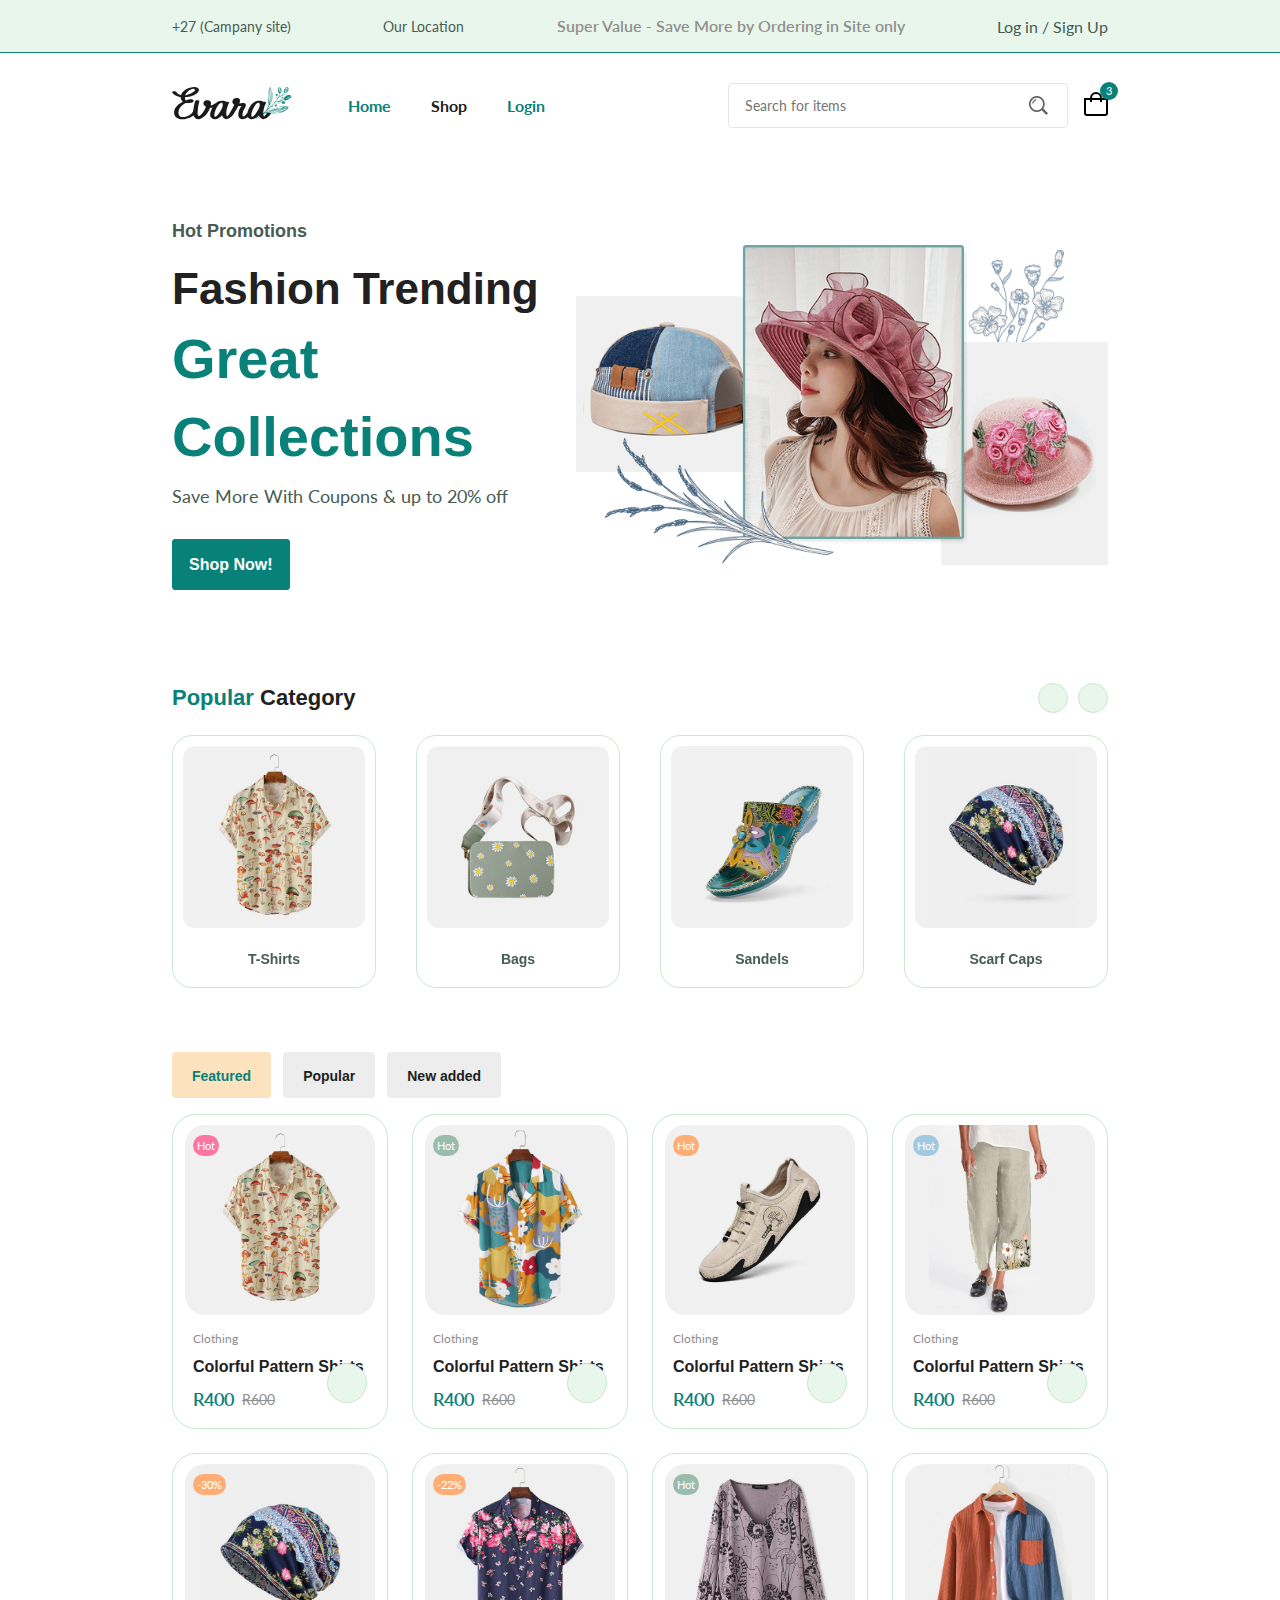
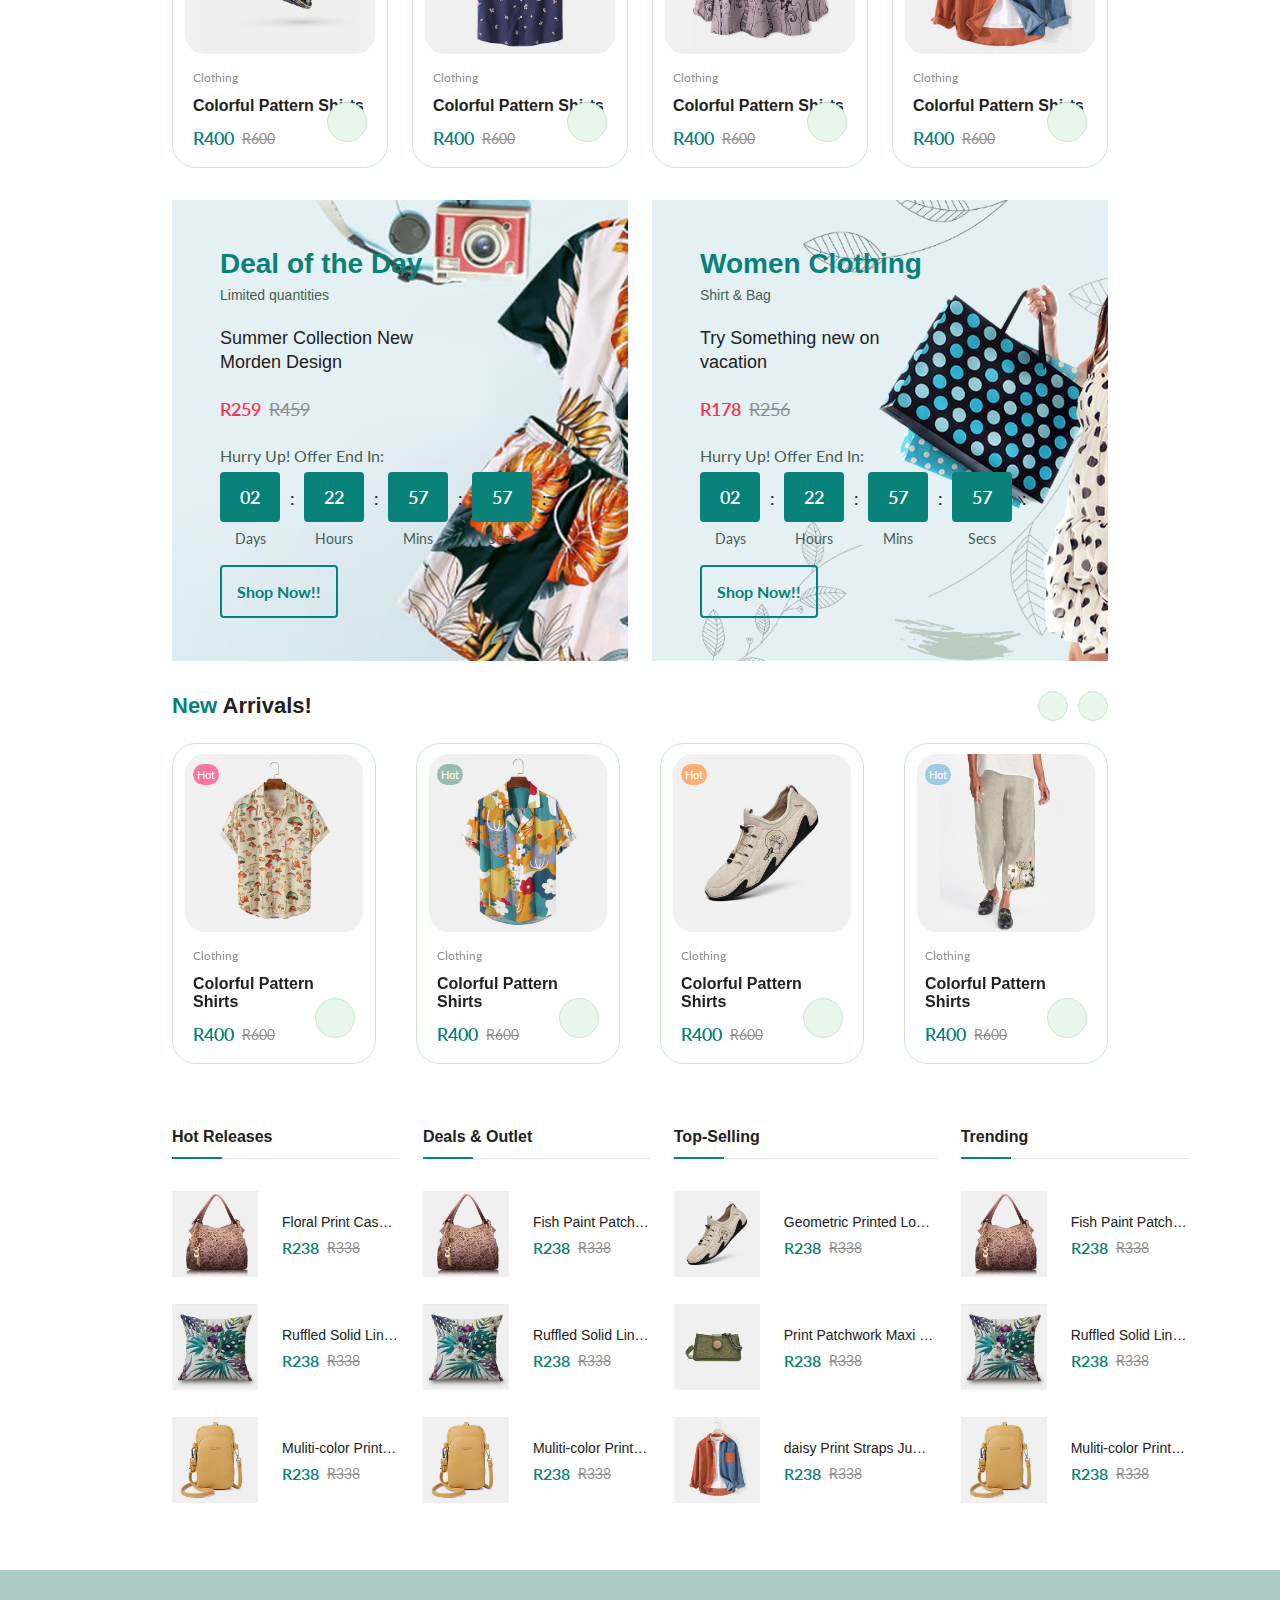
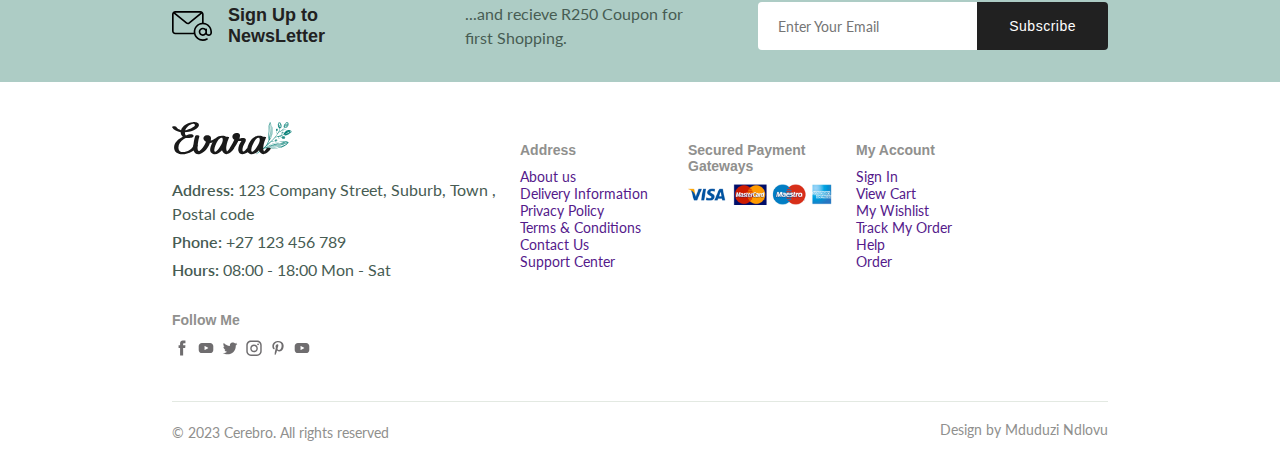
<file: index.html>
<!DOCTYPE html>
<html lang="en">
  <head>
    <meta charset="UTF-8" />
    <meta name="viewport" content="width=device-width, initial-scale=1.0" />

    <!--=============== FLATICON ===============-->
    <link rel='stylesheet' href='https://cdn-uicons.flaticon.com/uicons-regular-straight/css/uicons-regular-straight.css'>
    <!--=============== SWIPER CSS ===============-->
    <link
    rel="stylesheet"
    href="https://cdn.jsdelivr.net/npm/swiper@10/swiper-bundle.min.css"
  />
    <!--=============== CSS ===============-->
    <link rel="stylesheet" href="assets/css/styles.css" />

    <title>Ecommerce Website</title>
  </head>
  <body>
    <!--=============== HEADER ===============-->
    <header class="header">
      <div class="header__top">
        <div class="header__container container">
          <div class="header__contact">
            <span>+27 (Campany site)</span>

            <span>Our Location</span>

            <p class="header__alert-news">
              Super Value - Save More by Ordering in Site only
            </p>

            <a href="login-register.html" class="header__top-action">
              Log in / Sign Up
            </a>
          </div>
        </div>
      </div>

      <nav class="nav container">
        <a href="index.html" class="nav__logo">
          <img src="assets/img/logo.svg" alt="logo.svg" class="nav__logo-img">
        </a>

        <div class="nav__menu" id="nav-menu">
          <ul class="nav__list">
            <li class="nav__item">
              <a href="index.html" class="nav__link active-link">
                Home
              </a>
            </li>
            <li class="nav__item">
              <a href="shop.html" class="nav__link">
                Shop
              </a>
            </li>
           
            <li class="nav__item">
              <a href="login-register.html" class="nav__link active-link">
                Login
              </a>
            </li>
            
          </ul>

          <div class="header__search">
            <input type="text" placeholder="Search for items" class="form__input"/>

            <button class="search__btn">
              <img src="assets/img/search.png" alt="">
            </button>
          </div>
        </div>

        <div class="header__user-actions">
          </a>
          <a href="cart.html" class="header__action-btn">
            <img src="assets/img/icon-cart.svg" alt="icon-heart">
            <span class="count">3</span>
          </a>
        </div>
      </nav>
    </header>

    <!--=============== MAIN ===============-->
    <main class="main">
      <!--=============== HOME ===============-->
      <section class="home section--lg">
        <div class="home__container container grid">
          <div class="home__content">
            <span class="home__subtitle">
              Hot Promotions
            </span> 
            <h1 class="home__title">Fashion Trending <span>
              Great Collections
            </span></h1>
            <p class="home__description">
              Save More With Coupons & up to 20% off
            </p>

            <a href="shop.html" class="btn">Shop Now!</a>
          </div>

          <img src="assets/img/home-img.png" alt="home-img" class="home__img">
        </div>
      </section>

      <!--=============== CATEGORIES ===============-->
      <section class="categories container section">
        <h3 class="section__title">
          <span>Popular</span> Category
        </h3>

        <div class="catergories__container swiper">
          <div class="swiper-wrapper">
            <a href="shop.html" class="category__item swiper-slide">
              <img src="assets/img/category-1.jpg" alt="category 1 imgage" 
              class="category__img">

              <h3 class="category__title">T-Shirts</h3>
            </a>
            <a href="shop.html" class="category__item swiper-slide">
              <img src="assets/img/category-2.jpg" alt="category 1 imgage" 
              class="category__img">

              <h3 class="category__title">Bags</h3>
            </a>

            <a href="shop.html" class="category__item swiper-slide">
              <img src="assets/img/category-3.jpg" alt="category 1 imgage" 
              class="category__img">

              <h3 class="category__title">Sandels</h3>
            </a>

            <a href="shop.html" class="category__item swiper-slide">
              <img src="assets/img/category-4.jpg" alt="category 1 imgage" 
              class="category__img">

              <h3 class="category__title">Scarf Caps</h3>
            </a>

            <a href="shop.html" class="category__item swiper-slide">
              <img src="assets/img/category-5.jpg" alt="category 1 imgage" 
              class="category__img">

              <h3 class="category__title">Shoes</h3>
            </a>
            <a href="shop.html" class="category__item swiper-slide">
              <img src="assets/img/category-6.jpg" alt="category 1 imgage" 
              class="category__img">

              <h3 class="category__title">pillowcases</h3>
            </a>
            <a href="shop.html" class="category__item swiper-slide">
              <img src="assets/img/category-7.jpg" alt="category 1 imgage" 
              class="category__img">

              <h3 class="category__title">Jumpsuits</h3>
            </a>
            <a href="shop.html" class="category__item swiper-slide">
              <img src="assets/img/category-8.jpg" alt="category 1 imgage" 
              class="category__img">

              <h3 class="category__title">hats</h3>
            </a>
          </div>

          <div class="swiper-button-next">
            <i class="fi fi-rs-angle-small-right"></i>
          </div>
          <div class="swiper-button-prev">
            <i class="fi fi-rs-angle-small-left"></i>
          </div>
        </div>
      </section>

      <!--=============== PRODUCTS ===============-->
      <section class="products section container">
        <div class="tabs__btns">
          <span class="tab__btn active-tab" data-target="#featured">Featured</span>
          <span class="tab__btn" data-target="#popular">Popular</span>
          <span class="tab__btn" data-target="#new-added">New added</span>
        </div>
        <div class="tab__items">
          <div class="tab__item active-tab" content id="featured">
            <div class="products__container grid">

              <div class="product__item">
                <div class="product__banner">
                  <a href="details.html" class="product__images">
                    <img src="assets/img/product-1-1.jpg" alt="" class="product__img  default">

                    <img src="assets/img/product-1-2.jpg" alt="" class="product__img  hover">
                  </a>

                  <div class="product__actions">
                    <a href="#" class="action__btn" aria-label="Quick View">
                      <i class="fi fi-rs-eye"></i>
                    </a>
                    
                    <a href="#" class="action__btn" aria-label="Add to Wishlist">
                      <i class="fi fi-rs-heart"></i>
                    </a>

                    <a href="#" class="action__btn" aria-label="Compare">
                      <i class="fi fi-rs-shuffle"></i>
                    </a>
                  </div>

                  <div class="product__badge light-pink">
                    Hot
                  </div>

                </div>

                <div class="product__content">
                  <span class="product__category">
                    Clothing
                  </span>
                  <a href="details.html">
                    <h3 class="product__title">
                      Colorful Pattern Shirts
                    </h3>
                  </a>
                  <div class="product__rating">
                    <i class="fi fi-rs-star"></i>
                    <i class="fi fi-rs-star"></i>
                    <i class="fi fi-rs-star"></i>
                    <i class="fi fi-rs-star"></i>
                    <i class="fi fi-rs-star"></i>
                  </div>
                  <div class="product__price flex">
                    <span class="new__price">R400</span>
                    <span class="old__price">R600</span>
                  </div>

                  <a href="#" class="action__btn cart__btn" aria-label="Add To Cart">
                    <i class="fi fi-rs-shopping-bag-add"></i>
                  </a>
                </div>
              </div>

              <div class="product__item">
                <div class="product__banner">
                  <a href="details.html" class="product__images">
                    <img src="assets/img/product-2-1.jpg" alt="" class="product__img  default">

                    <img src="assets/img/product-2-2.jpg" alt="" class="product__img  hover">
                  </a>

                  <div class="product__actions">
                    <a href="#" class="action__btn" aria-label="Quick View">
                      <i class="fi fi-rs-eye"></i>
                    </a>
                    
                    <a href="#" class="action__btn" aria-label="Add to Wishlist">
                      <i class="fi fi-rs-heart"></i>
                    </a>

                    <a href="#" class="action__btn" aria-label="Compare">
                      <i class="fi fi-rs-shuffle"></i>
                    </a>
                  </div>

                  <div class="product__badge light-green">
                    Hot
                  </div>

                </div>

                <div class="product__content">
                  <span class="product__category">
                    Clothing
                  </span>
                  <a href="details.html">
                    <h3 class="product__title">
                      Colorful Pattern Shirts
                    </h3>
                  </a>
                  <div class="product__rating">
                    <i class="fi fi-rs-star"></i>
                    <i class="fi fi-rs-star"></i>
                    <i class="fi fi-rs-star"></i>
                    <i class="fi fi-rs-star"></i>
                    <i class="fi fi-rs-star"></i>
                  </div>
                  <div class="product__price flex">
                    <span class="new__price">R400</span>
                    <span class="old__price">R600</span>
                  </div>

                  <a href="#" class="action__btn cart__btn" aria-label="Add To Cart">
                    <i class="fi fi-rs-shopping-bag-add"></i>
                  </a>
                </div>
              </div>

              <div class="product__item">
                <div class="product__banner">
                  <a href="details.html" class="product__images">
                    <img src="assets/img/product-3-1.jpg" alt="" class="product__img  default">

                    <img src="assets/img/product-3-2.jpg" alt="" class="product__img  hover">
                  </a>

                  <div class="product__actions">
                    <a href="#" class="action__btn" aria-label="Quick View">
                      <i class="fi fi-rs-eye"></i>
                    </a>
                    
                    <a href="#" class="action__btn" aria-label="Add to Wishlist">
                      <i class="fi fi-rs-heart"></i>
                    </a>

                    <a href="#" class="action__btn" aria-label="Compare">
                      <i class="fi fi-rs-shuffle"></i>
                    </a>
                  </div>

                  <div class="product__badge light-orange">
                    Hot
                  </div>

                </div>

                <div class="product__content">
                  <span class="product__category">
                    Clothing
                  </span>
                  <a href="details.html">
                    <h3 class="product__title">
                      Colorful Pattern Shirts
                    </h3>
                  </a>
                  <div class="product__rating">
                    <i class="fi fi-rs-star"></i>
                    <i class="fi fi-rs-star"></i>
                    <i class="fi fi-rs-star"></i>
                    <i class="fi fi-rs-star"></i>
                    <i class="fi fi-rs-star"></i>
                  </div>
                  <div class="product__price flex">
                    <span class="new__price">R400</span>
                    <span class="old__price">R600</span>
                  </div>

                  <a href="#" class="action__btn cart__btn" aria-label="Add To Cart">
                    <i class="fi fi-rs-shopping-bag-add"></i>
                  </a>
                </div>
              </div>

              <div class="product__item">
                <div class="product__banner">
                  <a href="details.html" class="product__images">
                    <img src="assets/img/product-4-1.jpg" alt="" class="product__img  default">

                    <img src="assets/img/product-4-2.jpg" alt="" class="product__img  hover">
                  </a>

                  <div class="product__actions">
                    <a href="#" class="action__btn" aria-label="Quick View">
                      <i class="fi fi-rs-eye"></i>
                    </a>
                    
                    <a href="#" class="action__btn" aria-label="Add to Wishlist">
                      <i class="fi fi-rs-heart"></i>
                    </a>

                    <a href="#" class="action__btn" aria-label="Compare">
                      <i class="fi fi-rs-shuffle"></i>
                    </a>
                  </div>

                  <div class="product__badge light-blue">
                    Hot
                  </div>

                </div>

                <div class="product__content">
                  <span class="product__category">
                    Clothing
                  </span>
                  <a href="details.html">
                    <h3 class="product__title">
                      Colorful Pattern Shirts
                    </h3>
                  </a>
                  <div class="product__rating">
                    <i class="fi fi-rs-star"></i>
                    <i class="fi fi-rs-star"></i>
                    <i class="fi fi-rs-star"></i>
                    <i class="fi fi-rs-star"></i>
                    <i class="fi fi-rs-star"></i>
                  </div>
                  <div class="product__price flex">
                    <span class="new__price">R400</span>
                    <span class="old__price">R600</span>
                  </div>

                  <a href="#" class="action__btn cart__btn" aria-label="Add To Cart">
                    <i class="fi fi-rs-shopping-bag-add"></i>
                  </a>
                </div>
              </div>

              <div class="product__item">
                <div class="product__banner">
                  <a href="details.html" class="product__images">
                    <img src="assets/img/product-5-1.jpg" alt="" class="product__img  default">

                    <img src="assets/img/product-5-2.jpg" alt="" class="product__img  hover">
                  </a>

                  <div class="product__actions">
                    <a href="#" class="action__btn" aria-label="Quick View">
                      <i class="fi fi-rs-eye"></i>
                    </a>
                    
                    <a href="#" class="action__btn" aria-label="Add to Wishlist">
                      <i class="fi fi-rs-heart"></i>
                    </a>

                    <a href="#" class="action__btn" aria-label="Compare">
                      <i class="fi fi-rs-shuffle"></i>
                    </a>
                  </div>

                  <div class="product__badge light-orange">
                    -30%
                  </div>

                </div>

                <div class="product__content">
                  <span class="product__category">
                    Clothing
                  </span>
                  <a href="details.html">
                    <h3 class="product__title">
                      Colorful Pattern Shirts
                    </h3>
                  </a>
                  <div class="product__rating">
                    <i class="fi fi-rs-star"></i>
                    <i class="fi fi-rs-star"></i>
                    <i class="fi fi-rs-star"></i>
                    <i class="fi fi-rs-star"></i>
                    <i class="fi fi-rs-star"></i>
                  </div>
                  <div class="product__price flex">
                    <span class="new__price">R400</span>
                    <span class="old__price">R600</span>
                  </div>

                  <a href="#" class="action__btn cart__btn" aria-label="Add To Cart">
                    <i class="fi fi-rs-shopping-bag-add"></i>
                  </a>
                </div>
              </div>

              <div class="product__item">
                <div class="product__banner">
                  <a href="details.html" class="product__images">
                    <img src="assets/img/product-6-1.jpg" alt="" class="product__img  default">

                    <img src="assets/img/product-6-2.jpg" alt="" class="product__img  hover">
                  </a>

                  <div class="product__actions">
                    <a href="#" class="action__btn" aria-label="Quick View">
                      <i class="fi fi-rs-eye"></i>
                    </a>
                    
                    <a href="#" class="action__btn" aria-label="Add to Wishlist">
                      <i class="fi fi-rs-heart"></i>
                    </a>

                    <a href="#" class="action__btn" aria-label="Compare">
                      <i class="fi fi-rs-shuffle"></i>
                    </a>
                  </div>

                  <div class="product__badge light-orange">
                    -22%
                  </div>

                </div>

                <div class="product__content">
                  <span class="product__category">
                    Clothing
                  </span>
                  <a href="details.html">
                    <h3 class="product__title">
                      Colorful Pattern Shirts
                    </h3>
                  </a>
                  <div class="product__rating">
                    <i class="fi fi-rs-star"></i>
                    <i class="fi fi-rs-star"></i>
                    <i class="fi fi-rs-star"></i>
                    <i class="fi fi-rs-star"></i>
                    <i class="fi fi-rs-star"></i>
                  </div>
                  <div class="product__price flex">
                    <span class="new__price">R400</span>
                    <span class="old__price">R600</span>
                  </div>

                  <a href="#" class="action__btn cart__btn" aria-label="Add To Cart">
                    <i class="fi fi-rs-shopping-bag-add"></i>
                  </a>
                </div>
              </div>

              <div class="product__item">
                <div class="product__banner">
                  <a href="details.html" class="product__images">
                    <img src="assets/img/product-7-1.jpg" alt="" class="product__img  default">

                    <img src="assets/img/product-7-2.jpg" alt="" class="product__img  hover">
                  </a>

                  <div class="product__actions">
                    <a href="#" class="action__btn" aria-label="Quick View">
                      <i class="fi fi-rs-eye"></i>
                    </a>
                    
                    <a href="#" class="action__btn" aria-label="Add to Wishlist">
                      <i class="fi fi-rs-heart"></i>
                    </a>

                    <a href="#" class="action__btn" aria-label="Compare">
                      <i class="fi fi-rs-shuffle"></i>
                    </a>
                  </div>

                  <div class="product__badge light-green">
                    Hot
                  </div>

                </div>

                <div class="product__content">
                  <span class="product__category">
                    Clothing
                  </span>
                  <a href="details.html">
                    <h3 class="product__title">
                      Colorful Pattern Shirts
                    </h3>
                  </a>
                  <div class="product__rating">
                    <i class="fi fi-rs-star"></i>
                    <i class="fi fi-rs-star"></i>
                    <i class="fi fi-rs-star"></i>
                    <i class="fi fi-rs-star"></i>
                    <i class="fi fi-rs-star"></i>
                  </div>
                  <div class="product__price flex">
                    <span class="new__price">R400</span>
                    <span class="old__price">R600</span>
                  </div>

                  <a href="#" class="action__btn cart__btn" aria-label="Add To Cart">
                    <i class="fi fi-rs-shopping-bag-add"></i>
                  </a>
                </div>
              </div>

              <div class="product__item">
                <div class="product__banner">
                  <a href="details.html" class="product__images">
                    <img src="assets/img/product-8-1.jpg" alt="" class="product__img  default">

                    <img src="assets/img/product-8-2.jpg" alt="" class="product__img  hover">
                  </a>

                  <div class="product__actions">
                    <a href="#" class="action__btn" aria-label="Quick View">
                      <i class="fi fi-rs-eye"></i>
                    </a>
                    
                    <a href="#" class="action__btn" aria-label="Add to Wishlist">
                      <i class="fi fi-rs-heart"></i>
                    </a>

                    <a href="#" class="action__btn" aria-label="Compare">
                      <i class="fi fi-rs-shuffle"></i>
                    </a>
                  </div>

                 

                </div>

                <div class="product__content">
                  <span class="product__category">
                    Clothing
                  </span>
                  <a href="details.html">
                    <h3 class="product__title">
                      Colorful Pattern Shirts
                    </h3>
                  </a>
                  <div class="product__rating">
                    <i class="fi fi-rs-star"></i>
                    <i class="fi fi-rs-star"></i>
                    <i class="fi fi-rs-star"></i>
                    <i class="fi fi-rs-star"></i>
                    <i class="fi fi-rs-star"></i>
                  </div>
                  <div class="product__price flex">
                    <span class="new__price">R400</span>
                    <span class="old__price">R600</span>
                  </div>

                  <a href="#" class="action__btn cart__btn" aria-label="Add To Cart">
                    <i class="fi fi-rs-shopping-bag-add"></i>
                  </a>
                </div>
              </div>
            </div>
          </div>
          
          <div class="tab__item" content id="popular">
            <div class="products__container grid">

              <div class="product__item">
                <div class="product__banner">
                  <a href="details.html" class="product__images">
                    <img src="assets/img/product-8-1.jpg" alt="" class="product__img  default">

                    <img src="assets/img/product-8-2.jpg" alt="" class="product__img  hover">
                  </a>

                  <div class="product__actions">
                    <a href="#" class="action__btn" aria-label="Quick View">
                      <i class="fi fi-rs-eye"></i>
                    </a>
                    
                    <a href="#" class="action__btn" aria-label="Add to Wishlist">
                      <i class="fi fi-rs-heart"></i>
                    </a>

                    <a href="#" class="action__btn" aria-label="Compare">
                      <i class="fi fi-rs-shuffle"></i>
                    </a>
                  </div>

                  <div class="product__badge light-pink">
                    Hot
                  </div>

                </div>

                <div class="product__content">
                  <span class="product__category">
                    Clothing
                  </span>
                  <a href="details.html">
                    <h3 class="product__title">
                      Colorful Pattern Shirts
                    </h3>
                  </a>
                  <div class="product__rating">
                    <i class="fi fi-rs-star"></i>
                    <i class="fi fi-rs-star"></i>
                    <i class="fi fi-rs-star"></i>
                    <i class="fi fi-rs-star"></i>
                    <i class="fi fi-rs-star"></i>
                  </div>
                  <div class="product__price flex">
                    <span class="new__price">R400</span>
                    <span class="old__price">R600</span>
                  </div>

                  <a href="#" class="action__btn cart__btn" aria-label="Add To Cart">
                    <i class="fi fi-rs-shopping-bag-add"></i>
                  </a>
                </div>
              </div>

              <div class="product__item">
                <div class="product__banner">
                  <a href="details.html" class="product__images">
                    <img src="assets/img/product-9-1.jpg" alt="" class="product__img  default">

                    <img src="assets/img/product-9-2.jpg" alt="" class="product__img  hover">
                  </a>

                  <div class="product__actions">
                    <a href="#" class="action__btn" aria-label="Quick View">
                      <i class="fi fi-rs-eye"></i>
                    </a>
                    
                    <a href="#" class="action__btn" aria-label="Add to Wishlist">
                      <i class="fi fi-rs-heart"></i>
                    </a>

                    <a href="#" class="action__btn" aria-label="Compare">
                      <i class="fi fi-rs-shuffle"></i>
                    </a>
                  </div>

                  <div class="product__badge light-green">
                    Hot
                  </div>

                </div>

                <div class="product__content">
                  <span class="product__category">
                    Clothing
                  </span>
                  <a href="details.html">
                    <h3 class="product__title">
                      Colorful Pattern Shirts
                    </h3>
                  </a>
                  <div class="product__rating">
                    <i class="fi fi-rs-star"></i>
                    <i class="fi fi-rs-star"></i>
                    <i class="fi fi-rs-star"></i>
                    <i class="fi fi-rs-star"></i>
                    <i class="fi fi-rs-star"></i>
                  </div>
                  <div class="product__price flex">
                    <span class="new__price">R400</span>
                    <span class="old__price">R600</span>
                  </div>

                  <a href="#" class="action__btn cart__btn" aria-label="Add To Cart">
                    <i class="fi fi-rs-shopping-bag-add"></i>
                  </a>
                </div>
              </div>

              <div class="product__item">
                <div class="product__banner">
                  <a href="details.html" class="product__images">
                    <img src="assets/img/product-10-1.jpg" alt="" class="product__img  default">

                    <img src="assets/img/product-10-2.jpg" alt="" class="product__img  hover">
                  </a>

                  <div class="product__actions">
                    <a href="#" class="action__btn" aria-label="Quick View">
                      <i class="fi fi-rs-eye"></i>
                    </a>
                    
                    <a href="#" class="action__btn" aria-label="Add to Wishlist">
                      <i class="fi fi-rs-heart"></i>
                    </a>

                    <a href="#" class="action__btn" aria-label="Compare">
                      <i class="fi fi-rs-shuffle"></i>
                    </a>
                  </div>

                  <div class="product__badge light-orange">
                    Hot
                  </div>

                </div>

                <div class="product__content">
                  <span class="product__category">
                    Clothing
                  </span>
                  <a href="details.html">
                    <h3 class="product__title">
                      Colorful Pattern Shirts
                    </h3>
                  </a>
                  <div class="product__rating">
                    <i class="fi fi-rs-star"></i>
                    <i class="fi fi-rs-star"></i>
                    <i class="fi fi-rs-star"></i>
                    <i class="fi fi-rs-star"></i>
                    <i class="fi fi-rs-star"></i>
                  </div>
                  <div class="product__price flex">
                    <span class="new__price">R400</span>
                    <span class="old__price">R600</span>
                  </div>

                  <a href="#" class="action__btn cart__btn" aria-label="Add To Cart">
                    <i class="fi fi-rs-shopping-bag-add"></i>
                  </a>
                </div>
              </div>

              <div class="product__item">
                <div class="product__banner">
                  <a href="details.html" class="product__images">
                    <img src="assets/img/product-1-1.jpg" alt="" class="product__img  default">

                    <img src="assets/img/product-13-2.jpg" alt="" class="product__img  hover">
                  </a>

                  <div class="product__actions">
                    <a href="#" class="action__btn" aria-label="Quick View">
                      <i class="fi fi-rs-eye"></i>
                    </a>
                    
                    <a href="#" class="action__btn" aria-label="Add to Wishlist">
                      <i class="fi fi-rs-heart"></i>
                    </a>

                    <a href="#" class="action__btn" aria-label="Compare">
                      <i class="fi fi-rs-shuffle"></i>
                    </a>
                  </div>

                  <div class="product__badge light-blue">
                    Hot
                  </div>

                </div>

                <div class="product__content">
                  <span class="product__category">
                    Clothing
                  </span>
                  <a href="details.html">
                    <h3 class="product__title">
                      Colorful Pattern Shirts
                    </h3>
                  </a>
                  <div class="product__rating">
                    <i class="fi fi-rs-star"></i>
                    <i class="fi fi-rs-star"></i>
                    <i class="fi fi-rs-star"></i>
                    <i class="fi fi-rs-star"></i>
                    <i class="fi fi-rs-star"></i>
                  </div>
                  <div class="product__price flex">
                    <span class="new__price">R400</span>
                    <span class="old__price">R600</span>
                  </div>

                  <a href="#" class="action__btn cart__btn" aria-label="Add To Cart">
                    <i class="fi fi-rs-shopping-bag-add"></i>
                  </a>
                </div>
              </div>

              <div class="product__item">
                <div class="product__banner">
                  <a href="details.html" class="product__images">
                    <img src="assets/img/product-5-1.jpg" alt="" class="product__img  default">

                    <img src="assets/img/product-5-2.jpg" alt="" class="product__img  hover">
                  </a>

                  <div class="product__actions">
                    <a href="#" class="action__btn" aria-label="Quick View">
                      <i class="fi fi-rs-eye"></i>
                    </a>
                    
                    <a href="#" class="action__btn" aria-label="Add to Wishlist">
                      <i class="fi fi-rs-heart"></i>
                    </a>

                    <a href="#" class="action__btn" aria-label="Compare">
                      <i class="fi fi-rs-shuffle"></i>
                    </a>
                  </div>

                  <div class="product__badge light-orange">
                    -30%
                  </div>

                </div>

                <div class="product__content">
                  <span class="product__category">
                    Clothing
                  </span>
                  <a href="details.html">
                    <h3 class="product__title">
                      Colorful Pattern Shirts
                    </h3>
                  </a>
                  <div class="product__rating">
                    <i class="fi fi-rs-star"></i>
                    <i class="fi fi-rs-star"></i>
                    <i class="fi fi-rs-star"></i>
                    <i class="fi fi-rs-star"></i>
                    <i class="fi fi-rs-star"></i>
                  </div>
                  <div class="product__price flex">
                    <span class="new__price">R400</span>
                    <span class="old__price">R600</span>
                  </div>

                  <a href="#" class="action__btn cart__btn" aria-label="Add To Cart">
                    <i class="fi fi-rs-shopping-bag-add"></i>
                  </a>
                </div>
              </div>

              <div class="product__item">
                <div class="product__banner">
                  <a href="details.html" class="product__images">
                    <img src="assets/img/product-11-1.jpg" alt="" class="product__img  default">

                    <img src="assets/img/product-11-2.jpg" alt="" class="product__img  hover">
                  </a>

                  <div class="product__actions">
                    <a href="#" class="action__btn" aria-label="Quick View">
                      <i class="fi fi-rs-eye"></i>
                    </a>
                    
                    <a href="#" class="action__btn" aria-label="Add to Wishlist">
                      <i class="fi fi-rs-heart"></i>
                    </a>

                    <a href="#" class="action__btn" aria-label="Compare">
                      <i class="fi fi-rs-shuffle"></i>
                    </a>
                  </div>

                  <div class="product__badge light-orange">
                    -22%
                  </div>

                </div>

                <div class="product__content">
                  <span class="product__category">
                    Clothing
                  </span>
                  <a href="details.html">
                    <h3 class="product__title">
                      Colorful Pattern Shirts
                    </h3>
                  </a>
                  <div class="product__rating">
                    <i class="fi fi-rs-star"></i>
                    <i class="fi fi-rs-star"></i>
                    <i class="fi fi-rs-star"></i>
                    <i class="fi fi-rs-star"></i>
                    <i class="fi fi-rs-star"></i>
                  </div>
                  <div class="product__price flex">
                    <span class="new__price">R400</span>
                    <span class="old__price">R600</span>
                  </div>

                  <a href="#" class="action__btn cart__btn" aria-label="Add To Cart">
                    <i class="fi fi-rs-shopping-bag-add"></i>
                  </a>
                </div>
              </div>

              <div class="product__item">
                <div class="product__banner">
                  <a href="details.html" class="product__images">
                    <img src="assets/img/product-7-1.jpg" alt="" class="product__img  default">

                    <img src="assets/img/product-7-2.jpg" alt="" class="product__img  hover">
                  </a>

                  <div class="product__actions">
                    <a href="#" class="action__btn" aria-label="Quick View">
                      <i class="fi fi-rs-eye"></i>
                    </a>
                    
                    <a href="#" class="action__btn" aria-label="Add to Wishlist">
                      <i class="fi fi-rs-heart"></i>
                    </a>

                    <a href="#" class="action__btn" aria-label="Compare">
                      <i class="fi fi-rs-shuffle"></i>
                    </a>
                  </div>

                  <div class="product__badge light-green">
                    Hot
                  </div>

                </div>

                <div class="product__content">
                  <span class="product__category">
                    Clothing
                  </span>
                  <a href="details.html">
                    <h3 class="product__title">
                      Colorful Pattern Shirts
                    </h3>
                  </a>
                  <div class="product__rating">
                    <i class="fi fi-rs-star"></i>
                    <i class="fi fi-rs-star"></i>
                    <i class="fi fi-rs-star"></i>
                    <i class="fi fi-rs-star"></i>
                    <i class="fi fi-rs-star"></i>
                  </div>
                  <div class="product__price flex">
                    <span class="new__price">R400</span>
                    <span class="old__price">R600</span>
                  </div>

                  <a href="#" class="action__btn cart__btn" aria-label="Add To Cart">
                    <i class="fi fi-rs-shopping-bag-add"></i>
                  </a>
                </div>
              </div>

              <div class="product__item">
                <div class="product__banner">
                  <a href="details.html" class="product__images">
                    <img src="assets/img/product-8-1.jpg" alt="" class="product__img  default">

                    <img src="assets/img/product-8-2.jpg" alt="" class="product__img  hover">
                  </a>

                  <div class="product__actions">
                    <a href="#" class="action__btn" aria-label="Quick View">
                      <i class="fi fi-rs-eye"></i>
                    </a>
                    
                    <a href="#" class="action__btn" aria-label="Add to Wishlist">
                      <i class="fi fi-rs-heart"></i>
                    </a>

                    <a href="#" class="action__btn" aria-label="Compare">
                      <i class="fi fi-rs-shuffle"></i>
                    </a>
                  </div>

                 

                </div>

                <div class="product__content">
                  <span class="product__category">
                    Clothing
                  </span>
                  <a href="details.html">
                    <h3 class="product__title">
                      Colorful Pattern Shirts
                    </h3>
                  </a>
                  <div class="product__rating">
                    <i class="fi fi-rs-star"></i>
                    <i class="fi fi-rs-star"></i>
                    <i class="fi fi-rs-star"></i>
                    <i class="fi fi-rs-star"></i>
                    <i class="fi fi-rs-star"></i>
                  </div>
                  <div class="product__price flex">
                    <span class="new__price">R400</span>
                    <span class="old__price">R600</span>
                  </div>

                  <a href="#" class="action__btn cart__btn" aria-label="Add To Cart">
                    <i class="fi fi-rs-shopping-bag-add"></i>
                  </a>
                </div>
              </div>
            </div>
          </div>

          <div class="tab__item" content id="new-added">
            <div class="products__container grid">

              <div class="product__item">
                <div class="product__banner">
                  <a href="details.html" class="product__images">
                    <img src="assets/img/product-12-1.jpg" alt="" class="product__img  default">

                    <img src="assets/img/product-12-2.jpg" alt="" class="product__img  hover">
                  </a>

                  <div class="product__actions">
                    <a href="#" class="action__btn" aria-label="Quick View">
                      <i class="fi fi-rs-eye"></i>
                    </a>
                    
                    <a href="#" class="action__btn" aria-label="Add to Wishlist">
                      <i class="fi fi-rs-heart"></i>
                    </a>

                    <a href="#" class="action__btn" aria-label="Compare">
                      <i class="fi fi-rs-shuffle"></i>
                    </a>
                  </div>

                  <div class="product__badge light-pink">
                    Hot
                  </div>

                </div>

                <div class="product__content">
                  <span class="product__category">
                    Clothing
                  </span>
                  <a href="details.html">
                    <h3 class="product__title">
                      Colorful Pattern Shirts
                    </h3>
                  </a>
                  <div class="product__rating">
                    <i class="fi fi-rs-star"></i>
                    <i class="fi fi-rs-star"></i>
                    <i class="fi fi-rs-star"></i>
                    <i class="fi fi-rs-star"></i>
                    <i class="fi fi-rs-star"></i>
                  </div>
                  <div class="product__price flex">
                    <span class="new__price">R400</span>
                    <span class="old__price">R600</span>
                  </div>

                  <a href="#" class="action__btn cart__btn" aria-label="Add To Cart">
                    <i class="fi fi-rs-shopping-bag-add"></i>
                  </a>
                </div>
              </div>

              <div class="product__item">
                <div class="product__banner">
                  <a href="details.html" class="product__images">
                    <img src="assets/img/product-2-1.jpg" alt="" class="product__img  default">

                    <img src="assets/img/product-2-2.jpg" alt="" class="product__img  hover">
                  </a>

                  <div class="product__actions">
                    <a href="#" class="action__btn" aria-label="Quick View">
                      <i class="fi fi-rs-eye"></i>
                    </a>
                    
                    <a href="#" class="action__btn" aria-label="Add to Wishlist">
                      <i class="fi fi-rs-heart"></i>
                    </a>

                    <a href="#" class="action__btn" aria-label="Compare">
                      <i class="fi fi-rs-shuffle"></i>
                    </a>
                  </div>

                  <div class="product__badge light-green">
                    Hot
                  </div>

                </div>

                <div class="product__content">
                  <span class="product__category">
                    Clothing
                  </span>
                  <a href="details.html">
                    <h3 class="product__title">
                      Colorful Pattern Shirts
                    </h3>
                  </a>
                  <div class="product__rating">
                    <i class="fi fi-rs-star"></i>
                    <i class="fi fi-rs-star"></i>
                    <i class="fi fi-rs-star"></i>
                    <i class="fi fi-rs-star"></i>
                    <i class="fi fi-rs-star"></i>
                  </div>
                  <div class="product__price flex">
                    <span class="new__price">R400</span>
                    <span class="old__price">R600</span>
                  </div>

                  <a href="#" class="action__btn cart__btn" aria-label="Add To Cart">
                    <i class="fi fi-rs-shopping-bag-add"></i>
                  </a>
                </div>
              </div>

              <div class="product__item">
                <div class="product__banner">
                  <a href="details.html" class="product__images">
                    <img src="assets/img/product-13-1.jpg" alt="" class="product__img  default">

                    <img src="assets/img/product-13-2.jpg" alt="" class="product__img  hover">
                  </a>

                  <div class="product__actions">
                    <a href="#" class="action__btn" aria-label="Quick View">
                      <i class="fi fi-rs-eye"></i>
                    </a>
                    
                    <a href="#" class="action__btn" aria-label="Add to Wishlist">
                      <i class="fi fi-rs-heart"></i>
                    </a>

                    <a href="#" class="action__btn" aria-label="Compare">
                      <i class="fi fi-rs-shuffle"></i>
                    </a>
                  </div>

                  <div class="product__badge light-orange">
                    Hot
                  </div>

                </div>

                <div class="product__content">
                  <span class="product__category">
                    Clothing
                  </span>
                  <a href="details.html">
                    <h3 class="product__title">
                      Colorful Pattern Shirts
                    </h3>
                  </a>
                  <div class="product__rating">
                    <i class="fi fi-rs-star"></i>
                    <i class="fi fi-rs-star"></i>
                    <i class="fi fi-rs-star"></i>
                    <i class="fi fi-rs-star"></i>
                    <i class="fi fi-rs-star"></i>
                  </div>
                  <div class="product__price flex">
                    <span class="new__price">R400</span>
                    <span class="old__price">R600</span>
                  </div>

                  <a href="#" class="action__btn cart__btn" aria-label="Add To Cart">
                    <i class="fi fi-rs-shopping-bag-add"></i>
                  </a>
                </div>
              </div>

              <div class="product__item">
                <div class="product__banner">
                  <a href="details.html" class="product__images">
                    <img src="assets/img/product-10-1.jpg" alt="" class="product__img  default">

                    <img src="assets/img/product-10-2.jpg" alt="" class="product__img  hover">
                  </a>

                  <div class="product__actions">
                    <a href="#" class="action__btn" aria-label="Quick View">
                      <i class="fi fi-rs-eye"></i>
                    </a>
                    
                    <a href="#" class="action__btn" aria-label="Add to Wishlist">
                      <i class="fi fi-rs-heart"></i>
                    </a>

                    <a href="#" class="action__btn" aria-label="Compare">
                      <i class="fi fi-rs-shuffle"></i>
                    </a>
                  </div>

                  <div class="product__badge light-blue">
                    Hot
                  </div>

                </div>

                <div class="product__content">
                  <span class="product__category">
                    Clothing
                  </span>
                  <a href="details.html">
                    <h3 class="product__title">
                      Colorful Pattern Shirts
                    </h3>
                  </a>
                  <div class="product__rating">
                    <i class="fi fi-rs-star"></i>
                    <i class="fi fi-rs-star"></i>
                    <i class="fi fi-rs-star"></i>
                    <i class="fi fi-rs-star"></i>
                    <i class="fi fi-rs-star"></i>
                  </div>
                  <div class="product__price flex">
                    <span class="new__price">R400</span>
                    <span class="old__price">R600</span>
                  </div>

                  <a href="#" class="action__btn cart__btn" aria-label="Add To Cart">
                    <i class="fi fi-rs-shopping-bag-add"></i>
                  </a>
                </div>
              </div>

              <div class="product__item">
                <div class="product__banner">
                  <a href="details.html" class="product__images">
                    <img src="assets/img/product-5-1.jpg" alt="" class="product__img  default">

                    <img src="assets/img/product-5-2.jpg" alt="" class="product__img  hover">
                  </a>

                  <div class="product__actions">
                    <a href="#" class="action__btn" aria-label="Quick View">
                      <i class="fi fi-rs-eye"></i>
                    </a>
                    
                    <a href="#" class="action__btn" aria-label="Add to Wishlist">
                      <i class="fi fi-rs-heart"></i>
                    </a>

                    <a href="#" class="action__btn" aria-label="Compare">
                      <i class="fi fi-rs-shuffle"></i>
                    </a>
                  </div>

                  <div class="product__badge light-orange">
                    -30%
                  </div>

                </div>

                <div class="product__content">
                  <span class="product__category">
                    Clothing
                  </span>
                  <a href="details.html">
                    <h3 class="product__title">
                      Colorful Pattern Shirts
                    </h3>
                  </a>
                  <div class="product__rating">
                    <i class="fi fi-rs-star"></i>
                    <i class="fi fi-rs-star"></i>
                    <i class="fi fi-rs-star"></i>
                    <i class="fi fi-rs-star"></i>
                    <i class="fi fi-rs-star"></i>
                  </div>
                  <div class="product__price flex">
                    <span class="new__price">R400</span>
                    <span class="old__price">R600</span>
                  </div>

                  <a href="#" class="action__btn cart__btn" aria-label="Add To Cart">
                    <i class="fi fi-rs-shopping-bag-add"></i>
                  </a>
                </div>
              </div>

              <div class="product__item">
                <div class="product__banner">
                  <a href="details.html" class="product__images">
                    <img src="assets/img/product-9-1.jpg" alt="" class="product__img  default">

                    <img src="assets/img/product-9-2.jpg" alt="" class="product__img  hover">
                  </a>

                  <div class="product__actions">
                    <a href="#" class="action__btn" aria-label="Quick View">
                      <i class="fi fi-rs-eye"></i>
                    </a>
                    
                    <a href="#" class="action__btn" aria-label="Add to Wishlist">
                      <i class="fi fi-rs-heart"></i>
                    </a>

                    <a href="#" class="action__btn" aria-label="Compare">
                      <i class="fi fi-rs-shuffle"></i>
                    </a>
                  </div>

                  <div class="product__badge light-orange">
                    -22%
                  </div>

                </div>

                <div class="product__content">
                  <span class="product__category">
                    Clothing
                  </span>
                  <a href="details.html">
                    <h3 class="product__title">
                      Colorful Pattern Shirts
                    </h3>
                  </a>
                  <div class="product__rating">
                    <i class="fi fi-rs-star"></i>
                    <i class="fi fi-rs-star"></i>
                    <i class="fi fi-rs-star"></i>
                    <i class="fi fi-rs-star"></i>
                    <i class="fi fi-rs-star"></i>
                  </div>
                  <div class="product__price flex">
                    <span class="new__price">R400</span>
                    <span class="old__price">R600</span>
                  </div>

                  <a href="#" class="action__btn cart__btn" aria-label="Add To Cart">
                    <i class="fi fi-rs-shopping-bag-add"></i>
                  </a>
                </div>
              </div>

              <div class="product__item">
                <div class="product__banner">
                  <a href="details.html" class="product__images">
                    <img src="assets/img/product-7-1.jpg" alt="" class="product__img  default">

                    <img src="assets/img/product-7-2.jpg" alt="" class="product__img  hover">
                  </a>

                  <div class="product__actions">
                    <a href="#" class="action__btn" aria-label="Quick View">
                      <i class="fi fi-rs-eye"></i>
                    </a>
                    
                    <a href="#" class="action__btn" aria-label="Add to Wishlist">
                      <i class="fi fi-rs-heart"></i>
                    </a>

                    <a href="#" class="action__btn" aria-label="Compare">
                      <i class="fi fi-rs-shuffle"></i>
                    </a>
                  </div>

                  <div class="product__badge light-green">
                    Hot
                  </div>

                </div>

                <div class="product__content">
                  <span class="product__category">
                    Clothing
                  </span>
                  <a href="details.html">
                    <h3 class="product__title">
                      Colorful Pattern Shirts
                    </h3>
                  </a>
                  <div class="product__rating">
                    <i class="fi fi-rs-star"></i>
                    <i class="fi fi-rs-star"></i>
                    <i class="fi fi-rs-star"></i>
                    <i class="fi fi-rs-star"></i>
                    <i class="fi fi-rs-star"></i>
                  </div>
                  <div class="product__price flex">
                    <span class="new__price">R400</span>
                    <span class="old__price">R600</span>
                  </div>

                  <a href="#" class="action__btn cart__btn" aria-label="Add To Cart">
                    <i class="fi fi-rs-shopping-bag-add"></i>
                  </a>
                </div>
              </div>

              <div class="product__item">
                <div class="product__banner">
                  <a href="details.html" class="product__images">
                    <img src="assets/img/product-8-1.jpg" alt="" class="product__img  default">

                    <img src="assets/img/product-8-2.jpg" alt="" class="product__img  hover">
                  </a>

                  <div class="product__actions">
                    <a href="#" class="action__btn" aria-label="Quick View">
                      <i class="fi fi-rs-eye"></i>
                    </a>
                    
                    <a href="#" class="action__btn" aria-label="Add to Wishlist">
                      <i class="fi fi-rs-heart"></i>
                    </a>

                    <a href="#" class="action__btn" aria-label="Compare">
                      <i class="fi fi-rs-shuffle"></i>
                    </a>
                  </div>

                 

                </div>

                <div class="product__content">
                  <span class="product__category">
                    Clothing
                  </span>
                  <a href="details.html">
                    <h3 class="product__title">
                      Colorful Pattern Shirts
                    </h3>
                  </a>
                  <div class="product__rating">
                    <i class="fi fi-rs-star"></i>
                    <i class="fi fi-rs-star"></i>
                    <i class="fi fi-rs-star"></i>
                    <i class="fi fi-rs-star"></i>
                    <i class="fi fi-rs-star"></i>
                  </div>
                  <div class="product__price flex">
                    <span class="new__price">R400</span>
                    <span class="old__price">R600</span>
                  </div>

                  <a href="#" class="action__btn cart__btn" aria-label="Add To Cart">
                    <i class="fi fi-rs-shopping-bag-add"></i>
                  </a>
                </div>
              </div>
            </div>
          </div>
        </div>
      </section>

      

      <!--=============== DEALS ===============-->
      <section class="deals">
        <div class="deals__container container grid">
          <div class="deals__item">
            <div class="deals__group">
              <h3 class="deals__brand">Deal of the Day</h3>
              <span class="deals__category">Limited quantities</span>
            </div>
            <h4 class="deals__title">Summer Collection New Morden Design</h4>
            <div class="deals__price flex">
              <span class="new__price">R259</span>
              <span class="old__price">R459</span>
            </div>
            <div class="deals__group">
              <p class="deals__countdown-text">
                Hurry Up! Offer End In:
              </p>
              <div class="countdown">
                <div class="countdown__amount">
                  <p class="countdown__period">02</p>
                  <span class="unit">Days</span>
                </div>

                <div class="countdown__amount">
                  <p class="countdown__period">22</p>
                  <span class="unit">Hours</span>
                </div>


                <div class="countdown__amount">
                  <p class="countdown__period">57</p>
                  <span class="unit">Mins</span>
                </div>

                <div class="countdown__amount">
                  <p class="countdown__period">57</p>
                  <span class="unit">Secs</span>
                </div>


              </div>
            </div>

            <div class="deals__btn">
              <a href="details.html" class="btn btn--md">Shop Now!!</a>
            </div>
          </div>

          <div class="deals__item">
            <div class="deals__group">
              <h3 class="deals__brand">Women Clothing</h3>
              <span class="deals__category">Shirt & Bag</span>
            </div>
            <h4 class="deals__title">Try Something new on vacation</h4>
            <div class="deals__price flex">
              <span class="new__price">R178</span>
              <span class="old__price">R256</span>
            </div>
            <div class="deals__group">
              <p class="deals__countdown-text">
                Hurry Up! Offer End In:
              </p>
              <div class="countdown">
                <div class="countdown__amount">
                  <p class="countdown__period">02</p>
                  <span class="unit">Days</span>
                </div>

                <div class="countdown__amount">
                  <p class="countdown__period">22</p>
                  <span class="unit">Hours</span>
                </div>


                <div class="countdown__amount">
                  <p class="countdown__period">57</p>
                  <span class="unit">Mins</span>
                </div>

                <div class="countdown__amount">
                  <p class="countdown__period">57</p>
                  <span class="unit">Secs</span>
                </div>


              </div>
            </div>

            <div class="deals__btn">
              <a href="details.html" class="btn btn--md">Shop Now!!</a>
            </div>
          </div>
        </div>
      </section>

      <!--=============== NEW ARRIVALS ===============-->
      <section class="new__arrivals container section">
        <h3 class="section__title">
          <span>New</span> Arrivals!
        </h3>

        <div class="new__container swiper">
          <div class="swiper-wrapper">
            <div class="product__item swiper-slide">
              <div class="product__banner">
                <a href="details.html" class="product__images">
                  <img src="assets/img/product-1-1.jpg" alt="" class="product__img  default">

                  <img src="assets/img/product-1-2.jpg" alt="" class="product__img  hover">
                </a>

                <div class="product__actions">
                  <a href="#" class="action__btn" aria-label="Quick View">
                    <i class="fi fi-rs-eye"></i>
                  </a>
                  
                  <a href="#" class="action__btn" aria-label="Add to Wishlist">
                    <i class="fi fi-rs-heart"></i>
                  </a>

                  <a href="#" class="action__btn" aria-label="Compare">
                    <i class="fi fi-rs-shuffle"></i>
                  </a>
                </div>

                <div class="product__badge light-pink">
                  Hot
                </div>

              </div>

              <div class="product__content">
                <span class="product__category">
                  Clothing
                </span>
                <a href="details.html">
                  <h3 class="product__title">
                    Colorful Pattern Shirts
                  </h3>
                </a>
                <div class="product__rating">
                  <i class="fi fi-rs-star"></i>
                  <i class="fi fi-rs-star"></i>
                  <i class="fi fi-rs-star"></i>
                  <i class="fi fi-rs-star"></i>
                  <i class="fi fi-rs-star"></i>
                </div>
                <div class="product__price flex">
                  <span class="new__price">R400</span>
                  <span class="old__price">R600</span>
                </div>

                <a href="#" class="action__btn cart__btn" aria-label="Add To Cart">
                  <i class="fi fi-rs-shopping-bag-add"></i>
                </a>
              </div>
            </div>

            <div class="product__item swiper-slide">
              <div class="product__banner">
                <a href="details.html" class="product__images">
                  <img src="assets/img/product-2-1.jpg" alt="" class="product__img  default">

                  <img src="assets/img/product-2-2.jpg" alt="" class="product__img  hover">
                </a>

                <div class="product__actions">
                  <a href="#" class="action__btn" aria-label="Quick View">
                    <i class="fi fi-rs-eye"></i>
                  </a>
                  
                  <a href="#" class="action__btn" aria-label="Add to Wishlist">
                    <i class="fi fi-rs-heart"></i>
                  </a>

                  <a href="#" class="action__btn" aria-label="Compare">
                    <i class="fi fi-rs-shuffle"></i>
                  </a>
                </div>

                <div class="product__badge light-green">
                  Hot
                </div>

              </div>

              <div class="product__content">
                <span class="product__category">
                  Clothing
                </span>
                <a href="details.html">
                  <h3 class="product__title">
                    Colorful Pattern Shirts
                  </h3>
                </a>
                <div class="product__rating">
                  <i class="fi fi-rs-star"></i>
                  <i class="fi fi-rs-star"></i>
                  <i class="fi fi-rs-star"></i>
                  <i class="fi fi-rs-star"></i>
                  <i class="fi fi-rs-star"></i>
                </div>
                <div class="product__price flex">
                  <span class="new__price">R400</span>
                  <span class="old__price">R600</span>
                </div>

                <a href="#" class="action__btn cart__btn" aria-label="Add To Cart">
                  <i class="fi fi-rs-shopping-bag-add"></i>
                </a>
              </div>
            </div>

            <div class="product__item swiper-slide">
              <div class="product__banner">
                <a href="details.html" class="product__images">
                  <img src="assets/img/product-3-1.jpg" alt="" class="product__img  default">

                  <img src="assets/img/product-3-2.jpg" alt="" class="product__img  hover">
                </a>

                <div class="product__actions">
                  <a href="#" class="action__btn" aria-label="Quick View">
                    <i class="fi fi-rs-eye"></i>
                  </a>
                  
                  <a href="#" class="action__btn" aria-label="Add to Wishlist">
                    <i class="fi fi-rs-heart"></i>
                  </a>

                  <a href="#" class="action__btn" aria-label="Compare">
                    <i class="fi fi-rs-shuffle"></i>
                  </a>
                </div>

                <div class="product__badge light-orange">
                  Hot
                </div>

              </div>

              <div class="product__content">
                <span class="product__category">
                  Clothing
                </span>
                <a href="details.html">
                  <h3 class="product__title">
                    Colorful Pattern Shirts
                  </h3>
                </a>
                <div class="product__rating">
                  <i class="fi fi-rs-star"></i>
                  <i class="fi fi-rs-star"></i>
                  <i class="fi fi-rs-star"></i>
                  <i class="fi fi-rs-star"></i>
                  <i class="fi fi-rs-star"></i>
                </div>
                <div class="product__price flex">
                  <span class="new__price">R400</span>
                  <span class="old__price">R600</span>
                </div>

                <a href="#" class="action__btn cart__btn" aria-label="Add To Cart">
                  <i class="fi fi-rs-shopping-bag-add"></i>
                </a>
              </div>
            </div>

            <div class="product__item swiper-slide">
              <div class="product__banner">
                <a href="details.html" class="product__images">
                  <img src="assets/img/product-4-1.jpg" alt="" class="product__img  default">

                  <img src="assets/img/product-4-2.jpg" alt="" class="product__img  hover">
                </a>

                <div class="product__actions">
                  <a href="#" class="action__btn" aria-label="Quick View">
                    <i class="fi fi-rs-eye"></i>
                  </a>
                  
                  <a href="#" class="action__btn" aria-label="Add to Wishlist">
                    <i class="fi fi-rs-heart"></i>
                  </a>

                  <a href="#" class="action__btn" aria-label="Compare">
                    <i class="fi fi-rs-shuffle"></i>
                  </a>
                </div>

                <div class="product__badge light-blue">
                  Hot
                </div>

              </div>

              <div class="product__content">
                <span class="product__category">
                  Clothing
                </span>
                <a href="details.html">
                  <h3 class="product__title">
                    Colorful Pattern Shirts
                  </h3>
                </a>
                <div class="product__rating">
                  <i class="fi fi-rs-star"></i>
                  <i class="fi fi-rs-star"></i>
                  <i class="fi fi-rs-star"></i>
                  <i class="fi fi-rs-star"></i>
                  <i class="fi fi-rs-star"></i>
                </div>
                <div class="product__price flex">
                  <span class="new__price">R400</span>
                  <span class="old__price">R600</span>
                </div>

                <a href="#" class="action__btn cart__btn" aria-label="Add To Cart">
                  <i class="fi fi-rs-shopping-bag-add"></i>
                </a>
              </div>
            </div>

            <div class="product__item swiper-slide">
              <div class="product__banner">
                <a href="details.html" class="product__images">
                  <img src="assets/img/product-5-1.jpg" alt="" class="product__img  default">

                  <img src="assets/img/product-5-2.jpg" alt="" class="product__img  hover">
                </a>

                <div class="product__actions">
                  <a href="#" class="action__btn" aria-label="Quick View">
                    <i class="fi fi-rs-eye"></i>
                  </a>
                  
                  <a href="#" class="action__btn" aria-label="Add to Wishlist">
                    <i class="fi fi-rs-heart"></i>
                  </a>

                  <a href="#" class="action__btn" aria-label="Compare">
                    <i class="fi fi-rs-shuffle"></i>
                  </a>
                </div>

                <div class="product__badge light-orange">
                  -30%
                </div>

              </div>

              <div class="product__content">
                <span class="product__category">
                  Clothing
                </span>
                <a href="details.html">
                  <h3 class="product__title">
                    Colorful Pattern Shirts
                  </h3>
                </a>
                <div class="product__rating">
                  <i class="fi fi-rs-star"></i>
                  <i class="fi fi-rs-star"></i>
                  <i class="fi fi-rs-star"></i>
                  <i class="fi fi-rs-star"></i>
                  <i class="fi fi-rs-star"></i>
                </div>
                <div class="product__price flex">
                  <span class="new__price">R400</span>
                  <span class="old__price">R600</span>
                </div>

                <a href="#" class="action__btn cart__btn" aria-label="Add To Cart">
                  <i class="fi fi-rs-shopping-bag-add"></i>
                </a>
              </div>
            </div>

            <div class="product__item swiper-slide">
              <div class="product__banner">
                <a href="details.html" class="product__images">
                  <img src="assets/img/product-6-1.jpg" alt="" class="product__img  default">

                  <img src="assets/img/product-6-2.jpg" alt="" class="product__img  hover">
                </a>

                <div class="product__actions">
                  <a href="#" class="action__btn" aria-label="Quick View">
                    <i class="fi fi-rs-eye"></i>
                  </a>
                  
                  <a href="#" class="action__btn" aria-label="Add to Wishlist">
                    <i class="fi fi-rs-heart"></i>
                  </a>

                  <a href="#" class="action__btn" aria-label="Compare">
                    <i class="fi fi-rs-shuffle"></i>
                  </a>
                </div>

                <div class="product__badge light-orange">
                  -22%
                </div>

              </div>

              <div class="product__content">
                <span class="product__category">
                  Clothing
                </span>
                <a href="details.html">
                  <h3 class="product__title">
                    Colorful Pattern Shirts
                  </h3>
                </a>
                <div class="product__rating">
                  <i class="fi fi-rs-star"></i>
                  <i class="fi fi-rs-star"></i>
                  <i class="fi fi-rs-star"></i>
                  <i class="fi fi-rs-star"></i>
                  <i class="fi fi-rs-star"></i>
                </div>
                <div class="product__price flex">
                  <span class="new__price">R400</span>
                  <span class="old__price">R600</span>
                </div>

                <a href="#" class="action__btn cart__btn" aria-label="Add To Cart">
                  <i class="fi fi-rs-shopping-bag-add"></i>
                </a>
              </div>
            </div>

            <div class="product__item swiper-slide">
              <div class="product__banner">
                <a href="details.html" class="product__images">
                  <img src="assets/img/product-7-1.jpg" alt="" class="product__img  default">

                  <img src="assets/img/product-7-2.jpg" alt="" class="product__img  hover">
                </a>

                <div class="product__actions">
                  <a href="#" class="action__btn" aria-label="Quick View">
                    <i class="fi fi-rs-eye"></i>
                  </a>
                  
                  <a href="#" class="action__btn" aria-label="Add to Wishlist">
                    <i class="fi fi-rs-heart"></i>
                  </a>

                  <a href="#" class="action__btn" aria-label="Compare">
                    <i class="fi fi-rs-shuffle"></i>
                  </a>
                </div>

                <div class="product__badge light-green">
                  Hot
                </div>

              </div>

              <div class="product__content">
                <span class="product__category">
                  Clothing
                </span>
                <a href="details.html">
                  <h3 class="product__title">
                    Colorful Pattern Shirts
                  </h3>
                </a>
                <div class="product__rating">
                  <i class="fi fi-rs-star"></i>
                  <i class="fi fi-rs-star"></i>
                  <i class="fi fi-rs-star"></i>
                  <i class="fi fi-rs-star"></i>
                  <i class="fi fi-rs-star"></i>
                </div>
                <div class="product__price flex">
                  <span class="new__price">R400</span>
                  <span class="old__price">R600</span>
                </div>

                <a href="#" class="action__btn cart__btn" aria-label="Add To Cart">
                  <i class="fi fi-rs-shopping-bag-add"></i>
                </a>
              </div>
            </div>

            <div class="product__item swiper-slide">
              <div class="product__banner">
                <a href="details.html" class="product__images">
                  <img src="assets/img/product-8-1.jpg" alt="" class="product__img  default">

                  <img src="assets/img/product-8-2.jpg" alt="" class="product__img  hover">
                </a>

                <div class="product__actions">
                  <a href="#" class="action__btn" aria-label="Quick View">
                    <i class="fi fi-rs-eye"></i>
                  </a>
                  
                  <a href="#" class="action__btn" aria-label="Add to Wishlist">
                    <i class="fi fi-rs-heart"></i>
                  </a>

                  <a href="#" class="action__btn" aria-label="Compare">
                    <i class="fi fi-rs-shuffle"></i>
                  </a>
                </div>

               

              </div>

              <div class="product__content">
                <span class="product__category">
                  Clothing
                </span>
                <a href="details.html">
                  <h3 class="product__title">
                    Colorful Pattern Shirts
                  </h3>
                </a>
                <div class="product__rating">
                  <i class="fi fi-rs-star"></i>
                  <i class="fi fi-rs-star"></i>
                  <i class="fi fi-rs-star"></i>
                  <i class="fi fi-rs-star"></i>
                  <i class="fi fi-rs-star"></i>
                </div>
                <div class="product__price flex">
                  <span class="new__price">R400</span>
                  <span class="old__price">R600</span>
                </div>

                <a href="#" class="action__btn cart__btn" aria-label="Add To Cart">
                  <i class="fi fi-rs-shopping-bag-add"></i>
                </a>
              </div>
            </div>

          </div>

          <div class="swiper-button-next">
            <i class="fi fi-rs-angle-small-right"></i>
          </div>
          <div class="swiper-button-prev">
            <i class="fi fi-rs-angle-small-left"></i>
          </div>
        </div>
      </section>

      <!--=============== SHOWCASE ===============-->
      <section class="showcase section">
        <div class="showcase__container container grid">
          <div class="showcase__wrapper">
            <h3 class="section__title">Hot Releases</h3>

            <div class="showcase__item">
              <a href="details.html" class="showcase__img-box">
                <img src="assets/img/showcase-img-1.jpg" alt="" class="showcase__img">
              </a>

              <div class="showcase__content">
                <a href="details.html">
                  <h4 class="showcase__title">Floral Print Casual Cotton Dress</h4>
                </a>

                <div class="showcase__price flex">
                  <span class="new__price">R238</span>
                  <span class="old__price">R338</span>
                </div>
              </div>
            </div>
            <div class="showcase__item">
              <a href="details.html" class="showcase__img-box">
                <img src="assets/img/showcase-img-2.jpg" alt="" class="showcase__img">
              </a>

              <div class="showcase__content">
                <a href="details.html">
                  <h4 class="showcase__title">Ruffled Solid Ling Sleeve Blouse</h4>
                </a>

                <div class="showcase__price flex">
                  <span class="new__price">R238</span>
                  <span class="old__price">R338</span>
                </div>
              </div>
            </div>
            <div class="showcase__item">
              <a href="details.html" class="showcase__img-box">
                <img src="assets/img/showcase-img-3.jpg" alt="" class="showcase__img">
              </a>

              <div class="showcase__content">
                <a href="details.html">
                  <h4 class="showcase__title">Muliti-color Print V-next T-shirt</h4>
                </a>

                <div class="showcase__price flex">
                  <span class="new__price">R238</span>
                  <span class="old__price">R338</span>
                </div>
              </div>
            </div>
          </div>

          <div class="showcase__wrapper">
            <h3 class="section__title">Deals & Outlet</h3>

            <div class="showcase__item">
              <a href="details.html" class="showcase__img-box">
                <img src="assets/img/showcase-img-1.jpg" alt="" class="showcase__img">
              </a>

              <div class="showcase__content">
                <a href="details.html">
                  <h4 class="showcase__title">Fish Paint Patched T-shirt</h4>
                </a>

                <div class="showcase__price flex">
                  <span class="new__price">R238</span>
                  <span class="old__price">R338</span>
                </div>
              </div>
            </div>
            <div class="showcase__item">
              <a href="details.html" class="showcase__img-box">
                <img src="assets/img/showcase-img-2.jpg" alt="" class="showcase__img">
              </a>

              <div class="showcase__content">
                <a href="details.html">
                  <h4 class="showcase__title">Ruffled Solid Ling Sleeve Blouse</h4>
                </a>

                <div class="showcase__price flex">
                  <span class="new__price">R238</span>
                  <span class="old__price">R338</span>
                </div>
              </div>
            </div>
            <div class="showcase__item">
              <a href="details.html" class="showcase__img-box">
                <img src="assets/img/showcase-img-3.jpg" alt="" class="showcase__img">
              </a>

              <div class="showcase__content">
                <a href="details.html">
                  <h4 class="showcase__title">Muliti-color Print V-next T-shirt</h4>
                </a>

                <div class="showcase__price flex">
                  <span class="new__price">R238</span>
                  <span class="old__price">R338</span>
                </div>
              </div>
            </div>
          </div>

          <div class="showcase__wrapper">
            <h3 class="section__title">Top-Selling</h3>

            <div class="showcase__item">
              <a href="details.html" class="showcase__img-box">
                <img src="assets/img/showcase-img-7.jpg" alt="" class="showcase__img">
              </a>

              <div class="showcase__content">
                <a href="details.html">
                  <h4 class="showcase__title">
                    Geometric Printed Long sleave Blouse
                  </h4>
                </a>

                <div class="showcase__price flex">
                  <span class="new__price">R238</span>
                  <span class="old__price">R338</span>
                </div>
              </div>
            </div>

            <div class="showcase__item">
              <a href="details.html" class="showcase__img-box">
                <img src="assets/img/showcase-img-8.jpg" alt="" class="showcase__img">
              </a>

              <div class="showcase__content">
                <a href="details.html">
                  <h4 class="showcase__title">Print Patchwork Maxi Dress</h4>
                </a>

                <div class="showcase__price flex">
                  <span class="new__price">R238</span>
                  <span class="old__price">R338</span>
                </div>
              </div>
            </div>

            <div class="showcase__item">
              <a href="details.html" class="showcase__img-box">
                <img src="assets/img/showcase-img-9.jpg" alt="" class="showcase__img">
              </a>

              <div class="showcase__content">
                <a href="details.html">
                  <h4 class="showcase__title">daisy Print Straps Jumpsuit</h4>
                </a>

                <div class="showcase__price flex">
                  <span class="new__price">R238</span>
                  <span class="old__price">R338</span>
                </div>
              </div>
            </div>
          </div>

          <div class="showcase__wrapper">
            <h3 class="section__title">Trending</h3>

            <div class="showcase__item">
              <a href="details.html" class="showcase__img-box">
                <img src="assets/img/showcase-img-1.jpg" alt="" class="showcase__img">
              </a>

              <div class="showcase__content">
                <a href="details.html">
                  <h4 class="showcase__title">Fish Paint Patched T-shirt</h4>
                </a>

                <div class="showcase__price flex">
                  <span class="new__price">R238</span>
                  <span class="old__price">R338</span>
                </div>
              </div>
            </div>
            <div class="showcase__item">
              <a href="details.html" class="showcase__img-box">
                <img src="assets/img/showcase-img-2.jpg" alt="" class="showcase__img">
              </a>

              <div class="showcase__content">
                <a href="details.html">
                  <h4 class="showcase__title">Ruffled Solid Ling Sleeve Blouse</h4>
                </a>

                <div class="showcase__price flex">
                  <span class="new__price">R238</span>
                  <span class="old__price">R338</span>
                </div>
              </div>
            </div>
            <div class="showcase__item">
              <a href="details.html" class="showcase__img-box">
                <img src="assets/img/showcase-img-3.jpg" alt="" class="showcase__img">
              </a>

              <div class="showcase__content">
                <a href="details.html">
                  <h4 class="showcase__title">Muliti-color Print V-next T-shirt</h4>
                </a>

                <div class="showcase__price flex">
                  <span class="new__price">R238</span>
                  <span class="old__price">R338</span>
                </div>
              </div>
            </div>
          </div>
        </div>
      </section>

      <!--=============== NEWSLETTER ===============-->
      <section class="newsletter section home__newsletter">
        <div class="newsletter__container container grid">
          <h3 class="newsletter__title flex">
            <img src="assets/img/icon-email.svg" alt="" class="newsletter__icon"/>
            Sign Up to NewsLetter
          </h3>

          <p class="newsletter_description">
            ...and recieve R250 Coupon for first Shopping.
          </p>

          <form action="" class="newsletter__form">
            <input type="text" placeholder="Enter Your Email" class="newsletter__input">

            <button type="submit" class="newsletter__btn">Subscribe</button>
          </form>
        </div>
      </section>
    </main>

    <!--=============== FOOTER ===============-->
    <footer class="footer container">
      <div class="footer__container grid">
        <div class="footer__content">
          <a href="index.html" class="footer__logo">
            <img src="assets/img/logo.svg" alt="logo.svg" class="footer__logo-img"/>
          </a>

          <h4 class="footer__subtitle"></h4>

          <p class="footer__description">
            <span>Address:</span> 123 Company Street, Suburb, Town , Postal code
          </p>

          <p class="footer__description">
            <span>Phone:</span> +27 123 456 789
          </p>

          <p class="footer__description">
            <span>Hours:</span> 08:00 - 18:00 Mon - Sat 
          </p>

          <div class="footer__social">
            <h4 class="footer__subtitle">Follow Me</h4>

            <div class="footer__social-links flex">
              <a href="">
                <img src="assets/img/icon-facebook.svg" class="footer__social-icon" alt="">
              </a>
              <a href="">
                <img src="assets/img/icon-youtube.svg" class="footer__social-icon" alt="">
              </a>
              <a href="">
                <img src="assets/img/icon-twitter.svg" class="footer__social-icon" alt="">
              </a>
              <a href="">
                <img src="assets/img/icon-instagram.svg" class="footer__social-icon" alt="">
              </a>
              <a href="">
                <img src="assets/img/icon-pinterest.svg" class="footer__social-icon" alt="">
              </a>
              <a href="">
                <img src="assets/img/icon-youtube.svg" class="footer__social-icon" alt="">
              </a>
            </div>
          </div>
        </div>

        <div class="footer__content">

          <h3 class="footer__subtitle">Address</h3>

          <ul class="footer__links">
            <li><a href="" class="footer__link">About us</a></li>
            <li><a href="" class="footer__link">Delivery Information</a></li>
            <li><a href="" class="footer__link">Privacy Policy</a></li>
            <li><a href="" class="footer__link">Terms & Conditions</a></li>
            <li><a href="" class="footer__link">Contact Us</a></li>
            <li><a href="" class="footer__link">Support Center</a></li>
          </ul>

            
        </div>

        <div class="footer__content">

          <h3 class="footer__subtitle">Secured Payment Gateways</h3>

          <img src="assets/img/payment-method.png" alt="" class="payment__img">

          

            
        </div>
        <div class="footer__content">

          <h3 class="footer__subtitle">My Account</h3>

          <ul class="footer__links">
            <li><a href="" class="footer__link">Sign In</a></li>
            <li><a href="" class="footer__link">View Cart</a></li>
            <li><a href="" class="footer__link">My Wishlist</a></li>
            <li><a href="" class="footer__link">Track My Order</a></li>
            <li><a href="" class="footer__link">Help</a></li>
            <li><a href="" class="footer__link">Order</a></li>
          </ul>

            
        </div>
        

        
      </div>

      <div class="footer__bottom">
        <p class="copyright">&copy; 2023 Cerebro. All rights reserved</p>
        <span class="designer">Design by Mduduzi Ndlovu</span>
      </div>
    </footer>

    <!--=============== SWIPER JS ===============-->
    <script src="https://cdn.jsdelivr.net/npm/swiper@10/swiper-bundle.min.js"></script>

    <!--=============== MAIN JS ===============-->
    <script src="assets/js/main.js"></script>
  </body>
</html>
</file>
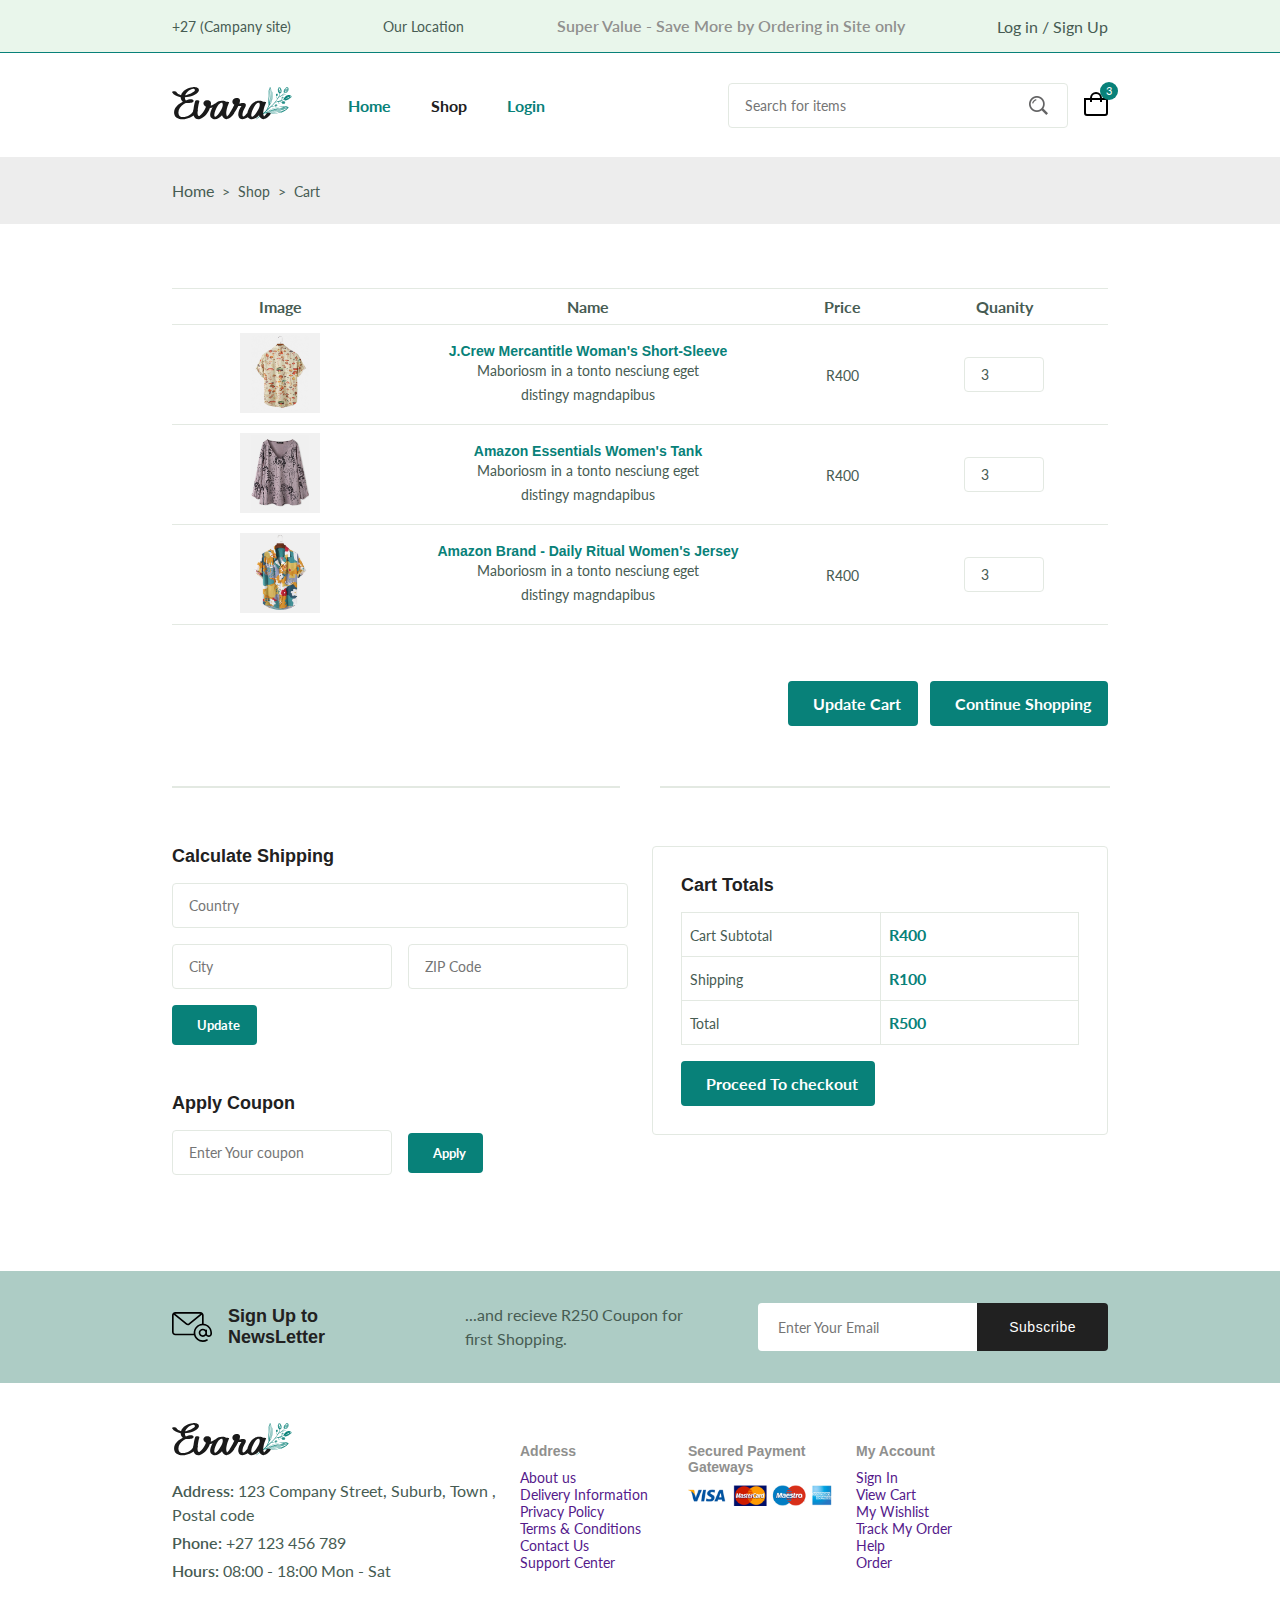
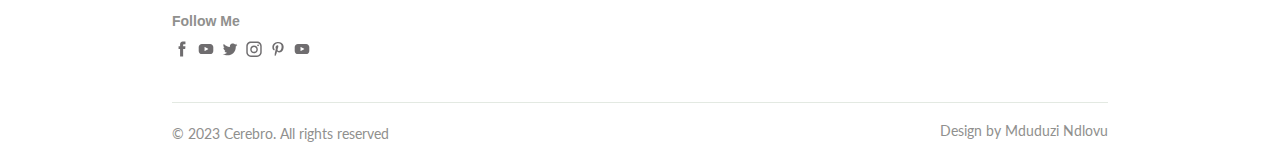
<file: cart.html>
<!DOCTYPE html>
<html lang="en">
  <head>
    <meta charset="UTF-8" />
    <meta name="viewport" content="width=device-width, initial-scale=1.0" />

    <!--=============== FLATICON ===============-->
    <link rel='stylesheet' href='https://cdn-uicons.flaticon.com/uicons-regular-straight/css/uicons-regular-straight.css'>
    <!--=============== SWIPER CSS ===============-->
    <link
    rel="stylesheet"
    href="https://cdn.jsdelivr.net/npm/swiper@10/swiper-bundle.min.css"
    />

    <!--=============== CSS ===============-->
    <link rel="stylesheet" href="assets/css/styles.css" />

    <title>Ecommerce Website</title>
  </head>
  <body>
    <!--=============== HEADER ===============-->
    <header class="header">
      <div class="header__top">
        <div class="header__container container">
          <div class="header__contact">
            <span>+27 (Campany site)</span>

            <span>Our Location</span>

            <p class="header__alert-news">
              Super Value - Save More by Ordering in Site only
            </p>

            <a href="login-register.html" class="header__top-action">
              Log in / Sign Up
            </a>
          </div>
        </div>
      </div>

      <nav class="nav container">
        <a href="index.html" class="nav__logo">
          <img src="assets/img/logo.svg" alt="logo.svg" class="nav__logo-img">
        </a>

        <div class="nav__menu" id="nav-menu">
          <ul class="nav__list">
            <li class="nav__item">
              <a href="index.html" class="nav__link active-link">
                Home
              </a>
            </li>
            <li class="nav__item">
              <a href="shop.html" class="nav__link">
                Shop
              </a>
            </li>
           
            <li class="nav__item">
              <a href="login-register.html" class="nav__link active-link">
                Login
              </a>
            </li>
            
          </ul>

          <div class="header__search">
            <input type="text" placeholder="Search for items" class="form__input"/>

            <button class="search__btn">
              <img src="assets/img/search.png" alt="">
            </button>
          </div>
        </div>

        <div class="header__user-actions">
          </a>
          <a href="cart.html" class="header__action-btn">
            <img src="assets/img/icon-cart.svg" alt="icon-heart">
            <span class="count">3</span>
          </a>
        </div>
      </nav>
    </header>

    <!--=============== MAIN ===============-->
    <main class="main">
      <!--=============== BREADCRUMB ===============-->
      <section class="breadcrumb">
        <ul class="breadcumb__list flex container">
          <li><a href="index.html" class="breadcrumb__link"></a>Home</li>
          <li><span class="breadcrumb__link">></span></li>
          <li><span class="breadcrumb__link">Shop</span></li>
          <li><span class="breadcrumb__link">></span></li>
          <li><span class="breadcrumb__link">Cart</li>
        </ul>
      </section>

      <!--=============== CART ===============-->
      <section class="cart section--lg container">
        <div class="table__container">
          <table class="table">
            <tr>
              <th>Image</th>
              <th>Name</th>
              <th>Price</th>
              <th>Quanity</th>
              <th>Subtotal</th>
              <th>Remove</th>
            </tr>

            <tr>
              <td>
                <img src="assets/img/product-1-2.jpg" alt="product-1-2.jpg" class="table__img">
              </td>

              <td>
                <h3 class="table__title">
                  J.Crew Mercantitle Woman's Short-Sleeve
                </h3>

                <p class="table__description">
                  Maboriosm in a tonto nesciung eget distingy magndapibus
                </p>
              </td>
              <td>
                <span class="table__price">R400</span>
              </td>

              <td>
                <input type="number" value="3" class="quantity">
              </td>

              <td>
                <span class="table__subtotal">R1200</span>
              </td>

              <td>
                <i class="fi fi-rs-trash table__trash"></i>
              </td>
            </tr>

            <tr>
              <td>
                <img src="assets/img/product-7-1.jpg" alt="product-1-2.jpg" class="table__img">
              </td>

              <td>
                <h3 class="table__title">
                  Amazon Essentials Women's Tank
                </h3>

                <p class="table__description">
                  Maboriosm in a tonto nesciung eget distingy magndapibus
                </p>
              </td>
              <td>
                <span class="table__price">R400</span>
              </td>

              <td>
                <input type="number" value="3" class="quantity">
              </td>

              <td>
                <span class="table__subtotal">R1200</span>
              </td>

              <td>
                <i class="fi fi-rs-trash table__trash"></i>
              </td>
            </tr>

            <tr>
              <td>
                <img src="assets/img/product-2-1.jpg" alt="product-1-2.jpg" class="table__img">
              </td>

              <td>
                <h3 class="table__title">
                  Amazon Brand - Daily Ritual Women's Jersey
                </h3>

                <p class="table__description">
                  Maboriosm in a tonto nesciung eget distingy magndapibus
                </p>
              </td>
              <td>
                <span class="table__price">R400</span>
              </td>

              <td>
                <input type="number" value="3" class="quantity">
              </td>

              <td>
                <span class="table__subtotal">R1200</span>
              </td>

              <td>
                <i class="fi fi-rs-trash table__trash"></i>
              </td>
            </tr>
          </table>
        </div>

        <div class="cart__actions">
          <a href="" class="btn flex btn--md">
            <i class="fi-rs-shuffle"></i> Update Cart
          </a>
          <a href="shop.html" class="btn flex btn--md">
            <i class="fi-rs-shopping-bag"></i> Continue Shopping
          </a>
        </div>

        <div class="divider">
          <i class="fi fi-rs-fingerprint"></i>
        </div>

        <div class="cart__group grid">
          <div>
            <div class="cart__shipping">
              <h3 class="section__title">Calculate Shipping</h3>

              <form action="" class="form grid">
                <input type="text" placeholder="Country" class="form__input">

                <div class="form__group grid">
                  <input type="text" placeholder="City" class="form__input">

                  <input type="text" placeholder="ZIP Code" class="form__input">
                </div>

                <div class="form__btn">
                  <button class="btn flex btn--sm">
                    <i class="fi-rs-shuffle"></i> Update
                  </button>
                </div>
              </form>
            </div>

            <div class="cart__coupon">
              <h3 class="section__title">
                Apply Coupon
              </h3>

              <form action="" class="coupon__form form grid">
                <div class="form__group grid">
                  <input type="text" placeholder="Enter Your coupon" class="form__input"/>

                  <div class="form__btn">
                    <button class="btn flex btn--sm">
                      <i class="fi-rs-label"></i> Apply
                    </button>
                  </div>
                </div>
              </form>
            </div>
          </div>

          <div class="cart__total">
            <h3 class="section__title">
              Cart Totals
            </h3>

            <table class="cart__total-table">
              <tr>
                <td><span class="cart__total-title">Cart Subtotal</span></td>
                <td><span class="cart__total-price">R400</span></td>
              </tr>

              <tr>
                <td><span class="cart__total-title">Shipping</span></td>
                <td><span class="cart__total-price">R100</span></td>
              </tr>

              <tr>
                <td><span class="cart__total-title">Total</span></td>
                <td><span class="cart__total-price">R500</span></td>
              </tr>
            </table>

            <a href="checkout.html" class="btn flex btn--md">
              <i class="fi fi-rs-box-alt"></i> Proceed To checkout
            </a>
          </div>
        </div>
      </section>

      <!--=============== NEWSLETTER ===============-->
      <section class="newsletter section home__newsletter">
        <div class="newsletter__container container grid">
          <h3 class="newsletter__title flex">
            <img src="assets/img/icon-email.svg" alt="" class="newsletter__icon"/>
            Sign Up to NewsLetter
          </h3>

          <p class="newsletter_description">
            ...and recieve R250 Coupon for first Shopping.
          </p>

          <form action="" class="newsletter__form">
            <input type="text" placeholder="Enter Your Email" class="newsletter__input">

            <button type="submit" class="newsletter__btn">Subscribe</button>
          </form>
        </div>
      </section>
    </main>

    <!--=============== FOOTER ===============-->
    <footer class="footer container">
      <div class="footer__container grid">
        <div class="footer__content">
          <a href="index.html" class="footer__logo">
            <img src="assets/img/logo.svg" alt="logo.svg" class="footer__logo-img"/>
          </a>

          <h4 class="footer__subtitle"></h4>

          <p class="footer__description">
            <span>Address:</span> 123 Company Street, Suburb, Town , Postal code
          </p>

          <p class="footer__description">
            <span>Phone:</span> +27 123 456 789
          </p>

          <p class="footer__description">
            <span>Hours:</span> 08:00 - 18:00 Mon - Sat 
          </p>

          <div class="footer__social">
            <h4 class="footer__subtitle">Follow Me</h4>

            <div class="footer__social-links flex">
              <a href="">
                <img src="assets/img/icon-facebook.svg" class="footer__social-icon" alt="">
              </a>
              <a href="">
                <img src="assets/img/icon-youtube.svg" class="footer__social-icon" alt="">
              </a>
              <a href="">
                <img src="assets/img/icon-twitter.svg" class="footer__social-icon" alt="">
              </a>
              <a href="">
                <img src="assets/img/icon-instagram.svg" class="footer__social-icon" alt="">
              </a>
              <a href="">
                <img src="assets/img/icon-pinterest.svg" class="footer__social-icon" alt="">
              </a>
              <a href="">
                <img src="assets/img/icon-youtube.svg" class="footer__social-icon" alt="">
              </a>
            </div>
          </div>
        </div>

        <div class="footer__content">

          <h3 class="footer__subtitle">Address</h3>

          <ul class="footer__links">
            <li><a href="" class="footer__link">About us</a></li>
            <li><a href="" class="footer__link">Delivery Information</a></li>
            <li><a href="" class="footer__link">Privacy Policy</a></li>
            <li><a href="" class="footer__link">Terms & Conditions</a></li>
            <li><a href="" class="footer__link">Contact Us</a></li>
            <li><a href="" class="footer__link">Support Center</a></li>
          </ul>

            
        </div>

        <div class="footer__content">

          <h3 class="footer__subtitle">Secured Payment Gateways</h3>

          <img src="assets/img/payment-method.png" alt="" class="payment__img">

          

            
        </div>
        <div class="footer__content">

          <h3 class="footer__subtitle">My Account</h3>

          <ul class="footer__links">
            <li><a href="" class="footer__link">Sign In</a></li>
            <li><a href="" class="footer__link">View Cart</a></li>
            <li><a href="" class="footer__link">My Wishlist</a></li>
            <li><a href="" class="footer__link">Track My Order</a></li>
            <li><a href="" class="footer__link">Help</a></li>
            <li><a href="" class="footer__link">Order</a></li>
          </ul>

            
        </div>
        

        
      </div>

      <div class="footer__bottom">
        <p class="copyright">&copy; 2023 Cerebro. All rights reserved</p>
        <span class="designer">Design by Mduduzi Ndlovu</span>
      </div>
    </footer>

    <!--=============== SWIPER JS ===============-->
    <script src="https://cdn.jsdelivr.net/npm/swiper@10/swiper-bundle.min.js"></script>

    <!--=============== MAIN JS ===============-->
    <script src="assets/js/main.js"></script>
  </body>
</html>
</file>
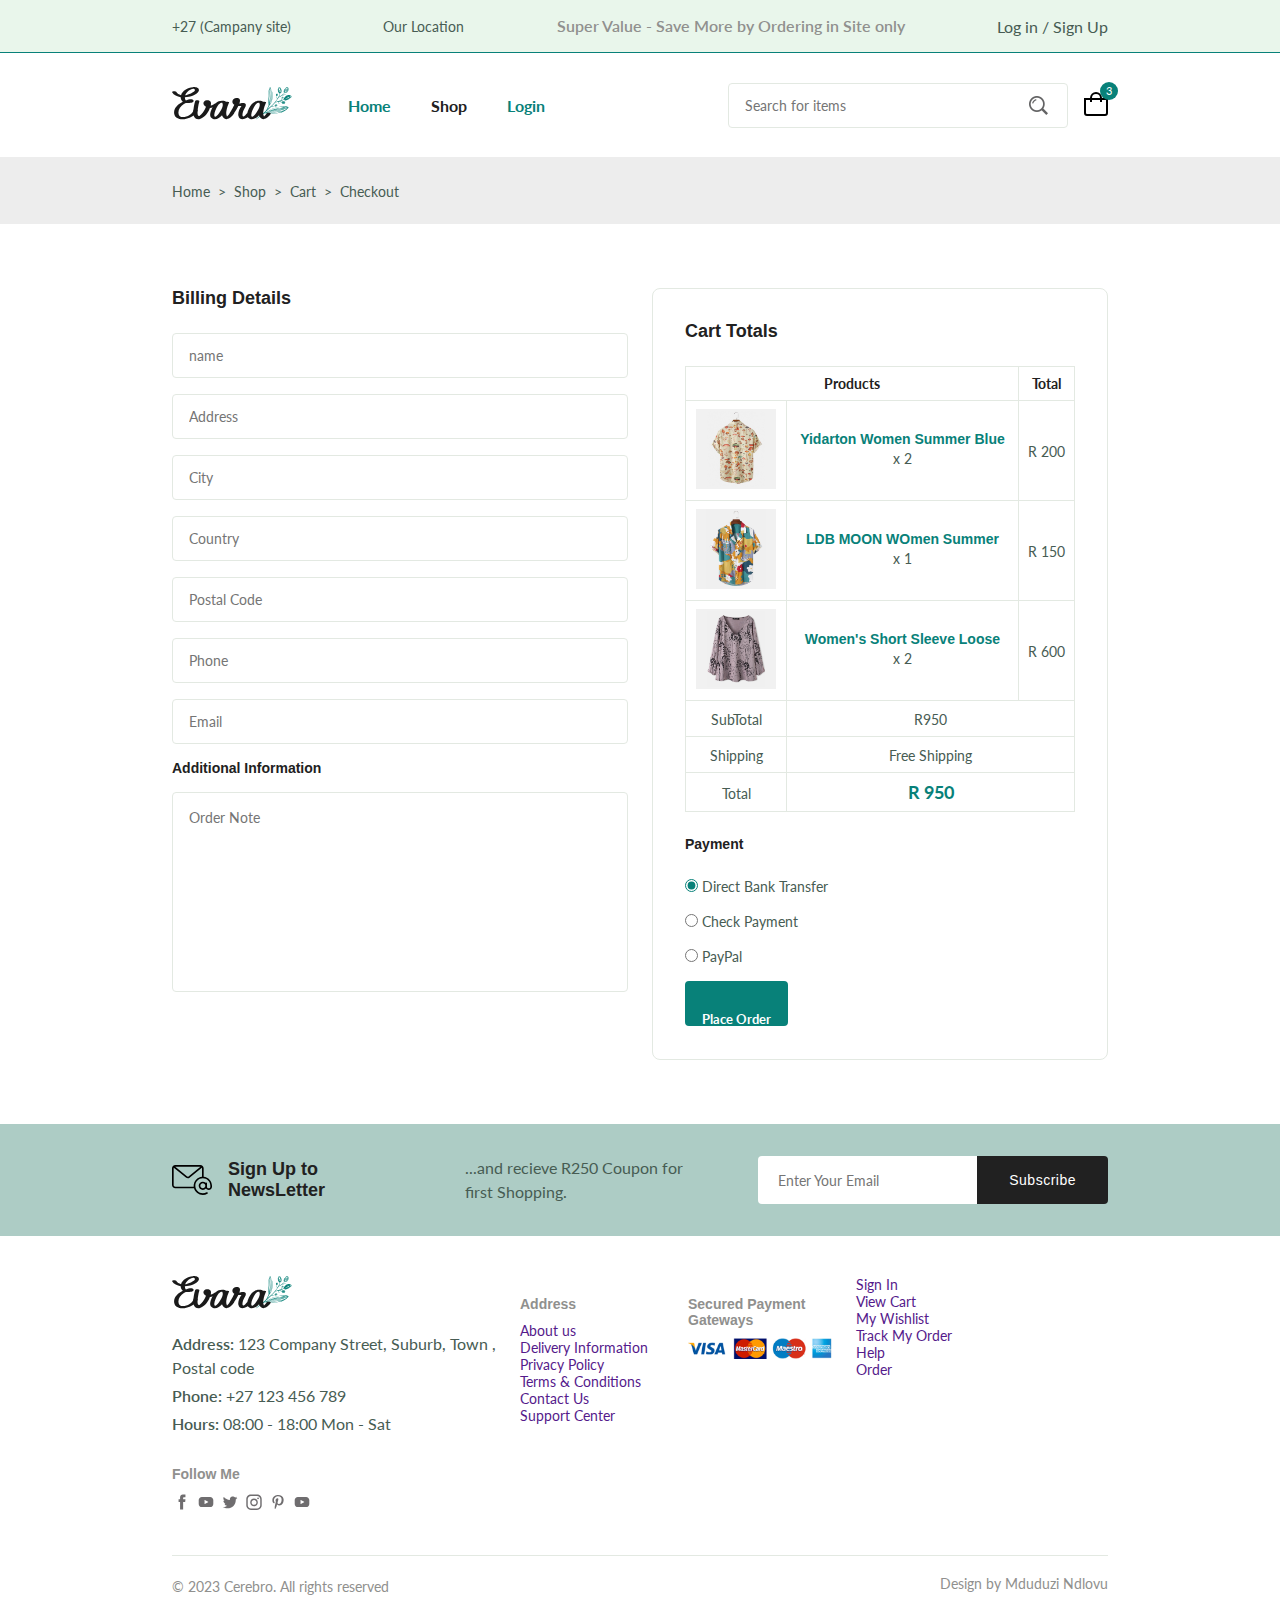
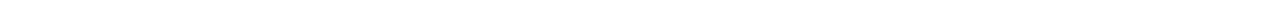
<file: checkout.html>
<!DOCTYPE html>
<html lang="en">
  <head>
    <meta charset="UTF-8" />
    <meta name="viewport" content="width=device-width, initial-scale=1.0" />

    <!--=============== FLATICON ===============-->
    <link rel='stylesheet' href='https://cdn-uicons.flaticon.com/uicons-regular-straight/css/uicons-regular-straight.css'>
    <!--=============== SWIPER CSS ===============-->
    <link
    rel="stylesheet"
    href="https://cdn.jsdelivr.net/npm/swiper@10/swiper-bundle.min.css"
  />
    <!--=============== CSS ===============-->
    <link rel="stylesheet" href="assets/css/styles.css" />

    <title>Ecommerce Website</title>
  </head>
  <body>
    <!--=============== HEADER ===============-->
    <header class="header">
      <div class="header__top">
        <div class="header__container container">
          <div class="header__contact">
            <span>+27 (Campany site)</span>

            <span>Our Location</span>

            <p class="header__alert-news">
              Super Value - Save More by Ordering in Site only
            </p>

            <a href="login-register.html" class="header__top-action">
              Log in / Sign Up
            </a>
          </div>
        </div>
      </div>

      <nav class="nav container">
        <a href="index.html" class="nav__logo">
          <img src="assets/img/logo.svg" alt="logo.svg" class="nav__logo-img">
        </a>

        <div class="nav__menu" id="nav-menu">
          <ul class="nav__list">
            <li class="nav__item">
              <a href="index.html" class="nav__link active-link">
                Home
              </a>
            </li>
            <li class="nav__item">
              <a href="shop.html" class="nav__link">
                Shop
              </a>
            </li>
           
            <li class="nav__item">
              <a href="login-register.html" class="nav__link active-link">
                Login
              </a>
            </li>
            
          </ul>

          <div class="header__search">
            <input type="text" placeholder="Search for items" class="form__input"/>

            <button class="search__btn">
              <img src="assets/img/search.png" alt="">
            </button>
          </div>
        </div>

        <div class="header__user-actions">
          </a>
          <a href="cart.html" class="header__action-btn">
            <img src="assets/img/icon-cart.svg" alt="icon-heart">
            <span class="count">3</span>
          </a>
        </div>
      </nav>
    </header>

    <!--=============== MAIN ===============-->
    <main class="main">
      <!--=============== BREADCRUMB ===============-->
      <section class="breadcrumb">
        <ul class="breadcumb__list flex container">
          <li><span class="breadcrumb__link">Home</span></li>
          <li><span class="breadcrumb__link">></span></li>
          <li><span class="breadcrumb__link">Shop</span></li>
          <li><span class="breadcrumb__link">></span></li>
          <li><span class="breadcrumb__link">Cart</span></li>
          <li><span class="breadcrumb__link">></span></li>
          <li><span class="breadcrumb__link">Checkout</span></li>
        </ul>
      </section>

      <!--=============== CHECKOUT ===============-->
      <section class="checkout section--lg">
        <div class="checkout__container container grid">
          <div class="checkout__group">
            <h3 class="section__title">Billing Details</h3>

            <form action="" class="form grid">
              <input type="text" placeholder="name" class="form__input">
            
              <input type="text" placeholder="Address" class="form__input">

              <input type="text" placeholder="City" class="form__input">

              <input type="text" placeholder="Country" class="form__input">

              <input type="text" placeholder="Postal Code" class="form__input">

              <input type="text" placeholder="Phone" class="form__input">

              <input type="email" placeholder="Email" class="form__input">

              <h3 class="checkout__title">
                Additional Information
              </h3>

              <textarea name="" placeholder="Order Note" id="" cols="30" rows="10" class="form__input textarea"></textarea>
            </form>
          </div>

          <div class="checkout__group">
            <h3 class="section__title">Cart Totals</h3>

            <table class="order__table">
              <tr>
                <th colspan="2">Products</th>
                <th>Total</th>
              </tr>

              <tr>
                <td><img src="assets/img/product-1-2.jpg" alt="" class="order__img"/></td>

                <td>
                  <h3 class="table__title">Yidarton Women Summer Blue </h3>
                  <p class="table__quantity">x 2</p>
                </td>

                <td>
                  <span class="table__price">R 200</span>
                </td>
              </tr>

              <tr>
                <td><img src="assets/img/product-2-1.jpg" alt="" class="order__img"/></td>

                <td>
                  <h3 class="table__title">LDB MOON WOmen Summer </h3>
                  <p class="table__quantity">x 1</p>
                </td>

                <td>
                  <span class="table__price">R 150</span>
                </td>
              </tr>

              <tr>
                <td><img src="assets/img/product-7-1.jpg" alt="" class="order__img"/></td>

                <td>
                  <h3 class="table__title">Women's Short Sleeve Loose </h3>
                  <p class="table__quantity">x 2</p>
                </td>

                <td>
                  <span class="table__price">R 600</span>
                </td>
              </tr>

              <tr >
                <td>
                  <span class="order__subtitle">SubTotal</span>

                </td>
                
                <td colspan="2">
                  <span class="table__price">R950</span>
                </td>
              </tr>

              <tr>
                <td>
                  <span class="order__subtitle">Shipping</span>

                </td>
                
                <td colspan="2">
                  <span class="table__price">Free Shipping</span>
                </td>
              </tr>

              <tr>
                <td>
                  <span class="order__subtitle">Total</span>

                </td>
                
                <td colspan="2">
                  <span class="order__grand-total">R 950</span>
                </td>
              </tr>
            </table>

            <div class="payment__methods"> 
              <h3 class="checkout__title payment__title">
                Payment
              </h3>

              <div class="payment__option">
                <input type="radio" name="radio" checked class="payment__input">
                <label for="" class="payment__label">
                  Direct Bank Transfer
                </label>
              </div>

              <div class="payment__option">
                <input type="radio" name="radio"  class="payment__input">
                <label for="" class="payment__label">
                  Check Payment
                </label>
              </div>

              <div class="payment__option">
                <input type="radio" name="radio"  class="payment__input">
                <label for="" class="payment__label">
                  PayPal
                </label>
              </div>
            </div>

            <button class="btn btn--md"> Place Order</button>
          </div>
        </div>
      </section>

      <!--=============== NEWSLETTER ===============-->
      <section class="newsletter section ">
        <div class="newsletter__container container grid">
          <h3 class="newsletter__title flex">
            <img src="assets/img/icon-email.svg" alt="" class="newsletter__icon"/>
            Sign Up to NewsLetter
          </h3>

          <p class="newsletter_description">
            ...and recieve R250 Coupon for first Shopping.
          </p>

          <form action="" class="newsletter__form">
            <input type="text" placeholder="Enter Your Email" class="newsletter__input">

            <button type="submit" class="newsletter__btn">Subscribe</button>
          </form>
        </div>
      </section>
    </main>

    <!--=============== FOOTER ===============-->
    <footer class="footer container">
      <div class="footer__container grid">
        <div class="footer__content">
          <a href="index.html" class="footer__logo">
            <img src="assets/img/logo.svg" alt="logo.svg" class="footer__logo-img"/>
          </a>

          <h4 class="footer__subtitle"></h4>

          <p class="footer__description">
            <span>Address:</span> 123 Company Street, Suburb, Town , Postal code
          </p>

          <p class="footer__description">
            <span>Phone:</span> +27 123 456 789
          </p>

          <p class="footer__description">
            <span>Hours:</span> 08:00 - 18:00 Mon - Sat 
          </p>

          <div class="footer__social">
            <h4 class="footer__subtitle">Follow Me</h4>

            <div class="footer__social-links flex">
              <a href="">
                <img src="assets/img/icon-facebook.svg" class="footer__social-icon" alt="">
              </a>
              <a href="">
                <img src="assets/img/icon-youtube.svg" class="footer__social-icon" alt="">
              </a>
              <a href="">
                <img src="assets/img/icon-twitter.svg" class="footer__social-icon" alt="">
              </a>
              <a href="">
                <img src="assets/img/icon-instagram.svg" class="footer__social-icon" alt="">
              </a>
              <a href="">
                <img src="assets/img/icon-pinterest.svg" class="footer__social-icon" alt="">
              </a>
              <a href="">
                <img src="assets/img/icon-youtube.svg" class="footer__social-icon" alt="">
              </a>
            </div>
          </div>
        </div>

        <div class="footer__content">

          <h3 class="footer__subtitle">Address</h3>

          <ul class="footer__links">
            <li><a href="" class="footer__link">About us</a></li>
            <li><a href="" class="footer__link">Delivery Information</a></li>
            <li><a href="" class="footer__link">Privacy Policy</a></li>
            <li><a href="" class="footer__link">Terms & Conditions</a></li>
            <li><a href="" class="footer__link">Contact Us</a></li>
            <li><a href="" class="footer__link">Support Center</a></li>
          </ul>

            
        </div>

        <div class="footer__content">

          <h3 class="footer__subtitle">Secured Payment Gateways</h3>

          <img src="assets/img/payment-method.png" alt="" class="payment__img">

          

            
        </div>
        <div class="footer__content">



          <ul class="footer__links">
            <li><a href="" class="footer__link">Sign In</a></li>
            <li><a href="" class="footer__link">View Cart</a></li>
            <li><a href="" class="footer__link">My Wishlist</a></li>
            <li><a href="" class="footer__link">Track My Order</a></li>
            <li><a href="" class="footer__link">Help</a></li>
            <li><a href="" class="footer__link">Order</a></li>
          </ul>

            
        </div>
        

        
      </div>

      <div class="footer__bottom">
        <p class="copyright">&copy; 2023 Cerebro. All rights reserved</p>
        <span class="designer">Design by Mduduzi Ndlovu</span>
      </div>
    </footer>

    <!--=============== SWIPER JS ===============-->
    <script src="https://cdn.jsdelivr.net/npm/swiper@10/swiper-bundle.min.js"></script>

    <!--=============== MAIN JS ===============-->
    <script src="assets/js/main.js"></script>
  </body>
</html>
</file>
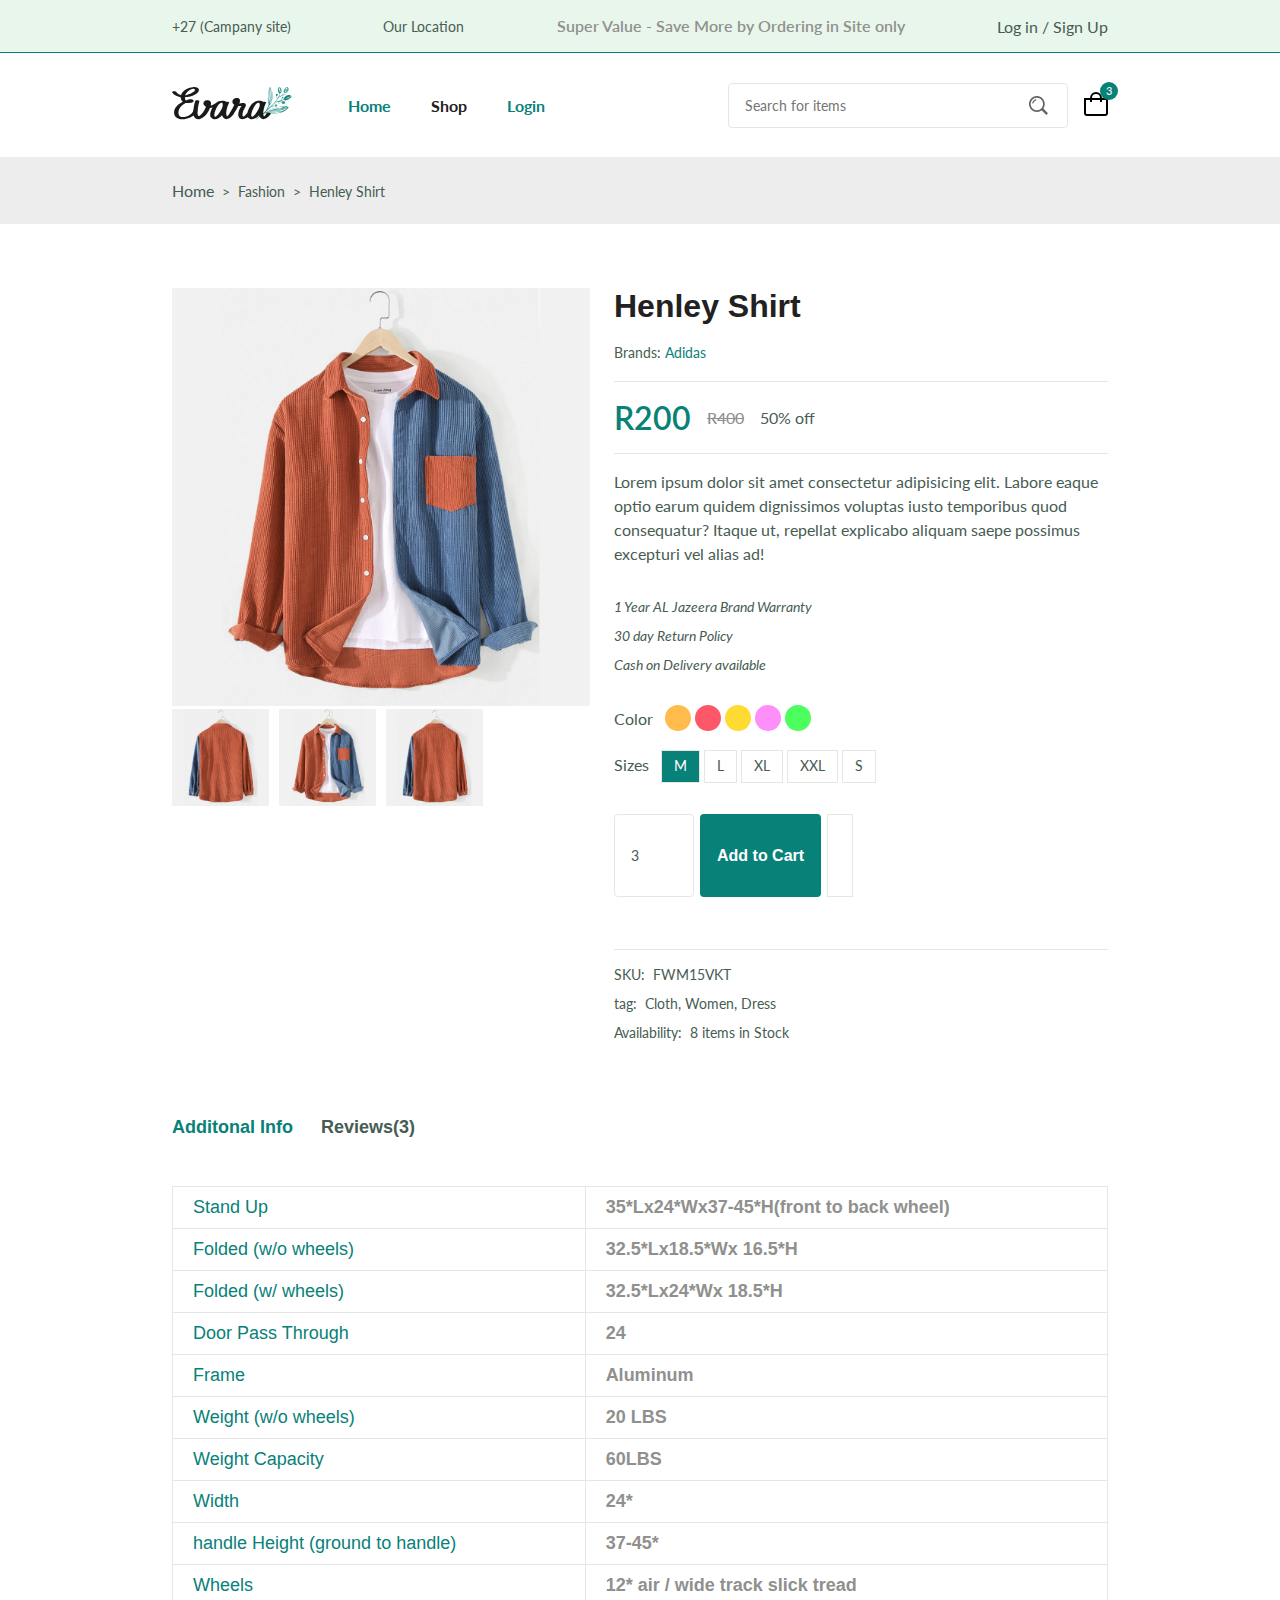
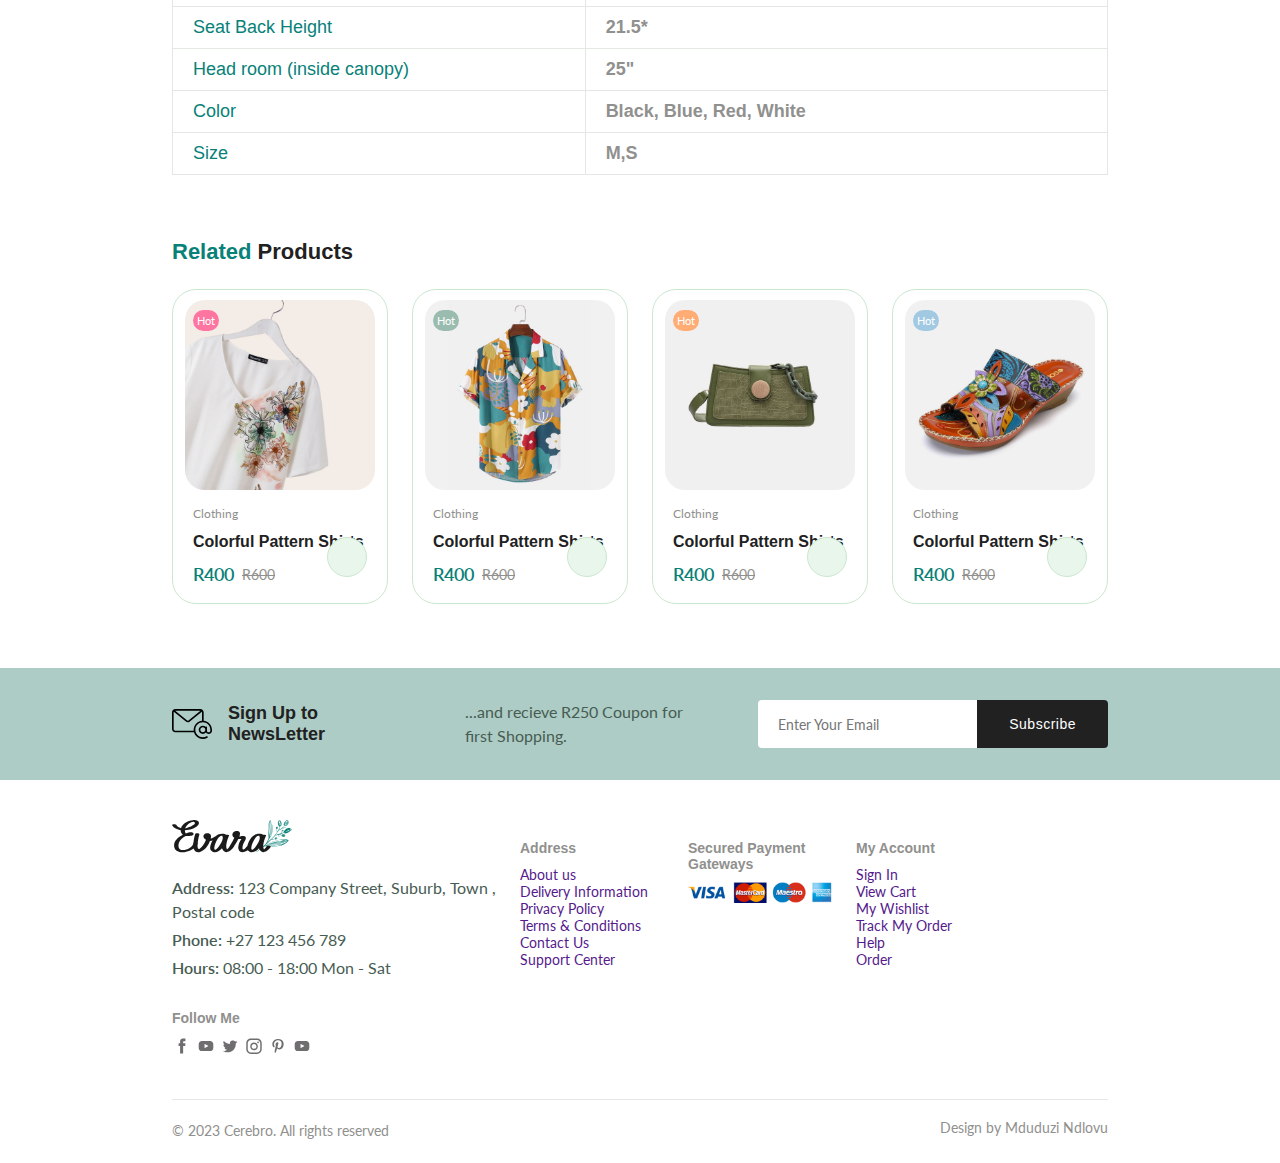
<file: details.html>
<!DOCTYPE html>
<html lang="en">
  <head>
    <meta charset="UTF-8" />
    <meta name="viewport" content="width=device-width, initial-scale=1.0" />

    <!--=============== FLATICON ===============-->
    <link rel='stylesheet' href='https://cdn-uicons.flaticon.com/uicons-regular-straight/css/uicons-regular-straight.css'>
    <!--=============== SWIPER CSS ===============-->
    <link
    rel="stylesheet"
    href="https://cdn.jsdelivr.net/npm/swiper@10/swiper-bundle.min.css"
  />

    <!--=============== CSS ===============-->
    <link rel="stylesheet" href="assets/css/styles.css" />

    <title>Ecommerce Website</title>
  </head>
  <body>
    <!--=============== HEADER ===============-->
    <header class="header">
      <div class="header__top">
        <div class="header__container container">
          <div class="header__contact">
            <span>+27 (Campany site)</span>

            <span>Our Location</span>

            <p class="header__alert-news">
              Super Value - Save More by Ordering in Site only
            </p>

            <a href="login-register.html" class="header__top-action">
              Log in / Sign Up
            </a>
          </div>
        </div>
      </div>

      <nav class="nav container">
        <a href="index.html" class="nav__logo">
          <img src="assets/img/logo.svg" alt="logo.svg" class="nav__logo-img">
        </a>

        <div class="nav__menu" id="nav-menu">
          <ul class="nav__list">
            <li class="nav__item">
              <a href="index.html" class="nav__link active-link">
                Home
              </a>
            </li>
            <li class="nav__item">
              <a href="shop.html" class="nav__link">
                Shop
              </a>
            </li>
           
            <li class="nav__item">
              <a href="login-register.html" class="nav__link active-link">
                Login
              </a>
            </li>
            
          </ul>

          <div class="header__search">
            <input type="text" placeholder="Search for items" class="form__input"/>

            <button class="search__btn">
              <img src="assets/img/search.png" alt="">
            </button>
          </div>
        </div>

        <div class="header__user-actions">
          </a>
          <a href="cart.html" class="header__action-btn">
            <img src="assets/img/icon-cart.svg" alt="icon-heart">
            <span class="count">3</span>
          </a>
        </div>
      </nav>
    </header>

    <!--=============== MAIN ===============-->
    <main class="main">
      <!--=============== BREADCRUMB ===============-->
      <section class="breadcrumb">
        <ul class="breadcumb__list flex container">
          <li><a href="index.html" class="breadcrumb__link"></a>Home</li>
          <li><span class="breadcrumb__link">></span></li>
          <li><span class="breadcrumb__link">Fashion</span></li>
          <li><span class="breadcrumb__link">></span></li>
          <li><span class="breadcrumb__link">Henley Shirt</li>
        </ul>
      </section>

      <!--=============== DETAILS ===============-->
      <section class="details section--lg">
        <div class="details__container container grid">
          <div class="details__group">
            <img src="assets/img/product-8-1.jpg" alt="" class="details__img">

            <div class="details__small-images grid">
              <img src="assets/img/product-8-2.jpg" alt="" class="details__small-img">

              <img src="assets/img/product-8-1.jpg" alt="" class="details__small-img">
              <img src="assets/img/product-8-2.jpg" alt="" class="details__small-img">
            </div>
          </div>

          <div class="details__group">
            <h3 class="details__title">Henley Shirt</h3>
            <p class="details__brand">
              Brands: <span>Adidas</span>
            </p>

            <div class="details__price flex">
              <span class="new__price">R200</span>
              <span class="old__price">R400</span>
              <span class="save__price">50% off</span>
            </div>

            <p class="short__description">
              Lorem ipsum dolor sit amet consectetur adipisicing elit. Labore eaque optio earum quidem dignissimos voluptas iusto temporibus quod consequatur? Itaque ut, repellat explicabo aliquam saepe possimus excepturi vel alias ad!
            </p>

            <ul class="product__list">
              <li class="list__items flex">
                <i class="fi-rs-crown"> 1 Year AL Jazeera Brand Warranty </i>
              </li>

              <li class="list__items flex">
                <i class="fi-rs-refresh"> 30 day Return Policy </i>
              </li>

              <li class="list__items flex">
                <i class="fi-rs-credit-card">  Cash on Delivery available </i>
              </li>
            </ul>

            <div class="details__color flex">
              <span class="detials__color-tiitle">Color</span>
              
              <ul class="color__list">
                <li>
                  <a href="#" class="color__link" style="background-color: hsl(37, 100%, 65%);"></a>
                </li>

                <li>
                  <a href="#" class="color__link" style="background-color: hsl(353, 100%, 67%);"></a>
                </li>

                <li>
                  <a href="#" class="color__link" style="background-color: hsl(49, 100%, 60%);"></a>
                </li>

                <li>
                  <a href="#" class="color__link" style="background-color: hsl(304, 100%, 78%);"></a>
                </li>

                <li>
                  <a href="#" class="color__link" style="background-color: hsl(126, 100%, 65%);"></a>
                </li>
                
              </ul>
            
            </div>

            <div class="details__size flex">
              <span class="detials__size-tiitle">Sizes</span>
              
              <ul class="size__list">
                <li>
                  <a href="#" class="size__link size-active">M</a>
                </li>

                <li>
                  <a href="#" class="size__link">L</a>
                </li>

                <li>
                  <a href="#" class="size__link">XL</a>
                </li>

                <li>
                  <a href="#" class="size__link">XXL</a>
                </li>

                <li>
                  <a href="#" class="size__link">S</a>
                </li>
                
              </ul>
            
            </div>

            <div class="details__action">
              <input type="number" class="quantity" value="3">

              <a href="cart.html" class="btn btn__sm"> Add to Cart</a>

              <a href="#" class="details__action-btn">
                <i class="fi fi-rs-heart"></i>
              </a>
            </div>

            <ul class="details__meta">
              <li class="meta__list flex"><span>SKU:</span> FWM15VKT</li>
              <li class="meta__list flex"><span>tag:</span> Cloth, Women, Dress</li>
              <li class="meta__list flex"><span>Availability:</span> 8 items in Stock</li>
            </ul>
          </div>
        </div>
      </section>

      <!--=============== DETAILS TAB ===============-->
      <section class="details__tab container">
        <div class="details__tabs">
          <span class="detail__tab active-tab" data-target="#info">
            Additonal Info
          </span>
          <span class="detail__tab" data-target="#reviews">
            Reviews(3)
          </span>
        </div>
        <div class="details__tabs-content">
          <div class="details__tab-content active-tab" content id="info">
            <table class="info__table">
              <tr>
                <th>Stand Up</th>
                <td>35*Lx24*Wx37-45*H(front to back wheel)</td>
              </tr>

              <tr>
                <th>Folded (w/o wheels)</th>
                <td>32.5*Lx18.5*Wx 16.5*H</td>
              </tr>
              <tr>
                <th>Folded (w/ wheels)</th>
                <td>32.5*Lx24*Wx 18.5*H</td>
              </tr>
              <tr>
                <th>Door Pass Through</th>
                <td>24</td>
              </tr>
              <tr>
                <th>Frame</th>
                <td>Aluminum</td>
              </tr>
              <tr>
                <th>Weight (w/o wheels)</th>
                <td>20 LBS</td>
              </tr>
              <tr>
                <th>  Weight Capacity</th>
                <td>60LBS</td>
              </tr>
              <tr>
                <th>Width</th>
                <td>24*</td>
              </tr>
              <tr>
                <th>handle Height (ground to handle)</th>
                <td>37-45*</td>
              </tr>
              <tr>
                <th>Wheels</th>
                <td>12* air / wide track slick tread</td>
              </tr>
              <tr>
                <th>Seat Back Height</th>
                <td>21.5*</td>
              </tr>
              <tr>
                <th>Head room (inside canopy)</th>
                <td>25"</td>
              </tr>
              <tr>
                <th>Color</th>
                <td>Black, Blue, Red, White</td>
              </tr>
              <tr>
                <th>Size</th>
                <td>M,S</td>
              </tr>
              
            </table>

          </div>

          <div class="details__tab-content" content id="reviews">
            <div class="reviews__container grid">

              <div class="review__single">
                <div class="">
                  <img src="assets/img/avatar-2.jpg" alt="avater-1" class="review__img">
                  <h4 class="review__title">
                    Jacky Chan
                  </h4>
                </div>

                <div class="review__data">
                  <div class="review__rating">
                    <i class="fi fi-rs-star"></i>
                    <i class="fi fi-rs-star"></i>
                    <i class="fi fi-rs-star"></i>
                    <i class="fi fi-rs-star"></i>
                    <i class="fi fi-rs-star"></i>
                  </div>

                    <p class="review__description">
                      Thank you very fast shippinh from Poland only 3 days
                    </p>
                  
                    <span class="review__date">
                      December 4, 2020 at 3:12 pm
                    </span>
                </div>
              </div>
              <div class="review__single">
                <div class="">
                  <img src="assets/img/avatar-1.jpg" alt="avater-1" class="review__img">
                  <h4 class="review__title">
                    Jacky Chan
                  </h4>
                </div>

                <div class="ewview__data">
                  <div class="review__rating">
                    <i class="fi fi-rs-star"></i>
                    <i class="fi fi-rs-star"></i>
                    <i class="fi fi-rs-star"></i>
                    <i class="fi fi-rs-star"></i>
                    <i class="fi fi-rs-star"></i>
                  </div>

                    <p class="review__description">
                      Thank you very fast shippinh from Poland only 3 days
                    </p>
                  
                    <span class="review__date">
                      December 4, 2020 at 3:12 pm
                    </span>
                </div>
              </div>
              <div class="review__single">
                <div class="">
                  <img src="assets/img/avatar-3.jpg" alt="avater-1" class="review__img">
                  <h4 class="review__title">
                    Jacky Chan
                  </h4>
                </div>

                <div class="ewview__data">
                  <div class="review__rating">
                    <i class="fi fi-rs-star"></i>
                    <i class="fi fi-rs-star"></i>
                    <i class="fi fi-rs-star"></i>
                    <i class="fi fi-rs-star"></i>
                    <i class="fi fi-rs-star"></i>
                  </div>

                    <p class="review__description">
                      Thank you very fast shippinh from Poland only 3 days
                    </p>
                  
                    <span class="review__date">
                      December 4, 2020 at 3:12 pm
                    </span>
                </div>
              </div>
            </div>

            <div class="review__form">
              <h4 class="review__form-title">
                Add A review
              </h4>

              <div class="rate__product">
                <i class="fi fi-rs-star"></i>
                <i class="fi fi-rs-star"></i>
                <i class="fi fi-rs-star"></i>
                <i class="fi fi-rs-star"></i>
                <i class="fi fi-rs-star"></i>
              </div>

              <form action="" class="form grid">
                <textarea class="form__input textarea" placeholder="Write your Honest Review"></textarea>

                <div class="form__group grid">
                  <input type="text" placeholder="Name" class="form__input"/>

                  <input type="email" placeholder="Email" class="form__input"/>
                </div>

                <div class="form__btn">
                  <button class="btn">Submit Review</button>
                </div>
              </form>
            </div>
          </div>
        </div>
      </section>

      <!--=============== PRODUCTS ===============-->
      <section class="products container section--lg">
        <h3 class="section__title">
          <span>Related</span> Products
        </h3>

        <div class="products__container grid">

          <div class="product__item">
            <div class="product__banner">
              <a href="details.html" class="product__images">
                <img src="assets/img/product-12-1.jpg" alt="" class="product__img  default">

                <img src="assets/img/product-12-2.jpg" alt="" class="product__img  hover">
              </a>

              <div class="product__actions">
                <a href="#" class="action__btn" aria-label="Quick View">
                  <i class="fi fi-rs-eye"></i>
                </a>
                
                <a href="#" class="action__btn" aria-label="Add to Wishlist">
                  <i class="fi fi-rs-heart"></i>
                </a>

                <a href="#" class="action__btn" aria-label="Compare">
                  <i class="fi fi-rs-shuffle"></i>
                </a>
              </div>

              <div class="product__badge light-pink">
                Hot
              </div>

            </div>

            <div class="product__content">
              <span class="product__category">
                Clothing
              </span>
              <a href="details.html">
                <h3 class="product__title">
                  Colorful Pattern Shirts
                </h3>
              </a>
              <div class="product__rating">
                <i class="fi fi-rs-star"></i>
                <i class="fi fi-rs-star"></i>
                <i class="fi fi-rs-star"></i>
                <i class="fi fi-rs-star"></i>
                <i class="fi fi-rs-star"></i>
              </div>
              <div class="product__price flex">
                <span class="new__price">R400</span>
                <span class="old__price">R600</span>
              </div>

              <a href="#" class="action__btn cart__btn" aria-label="Add To Cart">
                <i class="fi fi-rs-shopping-bag-add"></i>
              </a>
            </div>
          </div>

          <div class="product__item">
            <div class="product__banner">
              <a href="details.html" class="product__images">
                <img src="assets/img/product-2-1.jpg" alt="" class="product__img  default">

                <img src="assets/img/product-2-2.jpg" alt="" class="product__img  hover">
              </a>

              <div class="product__actions">
                <a href="#" class="action__btn" aria-label="Quick View">
                  <i class="fi fi-rs-eye"></i>
                </a>
                
                <a href="#" class="action__btn" aria-label="Add to Wishlist">
                  <i class="fi fi-rs-heart"></i>
                </a>

                <a href="#" class="action__btn" aria-label="Compare">
                  <i class="fi fi-rs-shuffle"></i>
                </a>
              </div>

              <div class="product__badge light-green">
                Hot
              </div>

            </div>

            <div class="product__content">
              <span class="product__category">
                Clothing
              </span>
              <a href="details.html">
                <h3 class="product__title">
                  Colorful Pattern Shirts
                </h3>
              </a>
              <div class="product__rating">
                <i class="fi fi-rs-star"></i>
                <i class="fi fi-rs-star"></i>
                <i class="fi fi-rs-star"></i>
                <i class="fi fi-rs-star"></i>
                <i class="fi fi-rs-star"></i>
              </div>
              <div class="product__price flex">
                <span class="new__price">R400</span>
                <span class="old__price">R600</span>
              </div>

              <a href="#" class="action__btn cart__btn" aria-label="Add To Cart">
                <i class="fi fi-rs-shopping-bag-add"></i>
              </a>
            </div>
          </div>

          <div class="product__item">
            <div class="product__banner">
              <a href="details.html" class="product__images">
                <img src="assets/img/product-13-1.jpg" alt="" class="product__img  default">

                <img src="assets/img/product-13-2.jpg" alt="" class="product__img  hover">
              </a>

              <div class="product__actions">
                <a href="#" class="action__btn" aria-label="Quick View">
                  <i class="fi fi-rs-eye"></i>
                </a>
                
                <a href="#" class="action__btn" aria-label="Add to Wishlist">
                  <i class="fi fi-rs-heart"></i>
                </a>

                <a href="#" class="action__btn" aria-label="Compare">
                  <i class="fi fi-rs-shuffle"></i>
                </a>
              </div>

              <div class="product__badge light-orange">
                Hot
              </div>

            </div>

            <div class="product__content">
              <span class="product__category">
                Clothing
              </span>
              <a href="details.html">
                <h3 class="product__title">
                  Colorful Pattern Shirts
                </h3>
              </a>
              <div class="product__rating">
                <i class="fi fi-rs-star"></i>
                <i class="fi fi-rs-star"></i>
                <i class="fi fi-rs-star"></i>
                <i class="fi fi-rs-star"></i>
                <i class="fi fi-rs-star"></i>
              </div>
              <div class="product__price flex">
                <span class="new__price">R400</span>
                <span class="old__price">R600</span>
              </div>

              <a href="#" class="action__btn cart__btn" aria-label="Add To Cart">
                <i class="fi fi-rs-shopping-bag-add"></i>
              </a>
            </div>
          </div>

          <div class="product__item">
            <div class="product__banner">
              <a href="details.html" class="product__images">
                <img src="assets/img/product-10-1.jpg" alt="" class="product__img  default">

                <img src="assets/img/product-10-2.jpg" alt="" class="product__img  hover">
              </a>

              <div class="product__actions">
                <a href="#" class="action__btn" aria-label="Quick View">
                  <i class="fi fi-rs-eye"></i>
                </a>
                
                <a href="#" class="action__btn" aria-label="Add to Wishlist">
                  <i class="fi fi-rs-heart"></i>
                </a>

                <a href="#" class="action__btn" aria-label="Compare">
                  <i class="fi fi-rs-shuffle"></i>
                </a>
              </div>

              <div class="product__badge light-blue">
                Hot
              </div>

            </div>

            <div class="product__content">
              <span class="product__category">
                Clothing
              </span>
              <a href="details.html">
                <h3 class="product__title">
                  Colorful Pattern Shirts
                </h3>
              </a>
              <div class="product__rating">
                <i class="fi fi-rs-star"></i>
                <i class="fi fi-rs-star"></i>
                <i class="fi fi-rs-star"></i>
                <i class="fi fi-rs-star"></i>
                <i class="fi fi-rs-star"></i>
              </div>
              <div class="product__price flex">
                <span class="new__price">R400</span>
                <span class="old__price">R600</span>
              </div>

              <a href="#" class="action__btn cart__btn" aria-label="Add To Cart">
                <i class="fi fi-rs-shopping-bag-add"></i>
              </a>
            </div>
          </div>

        </div>
      </section>

      <!--=============== NEWSLETTER ===============-->
      <section class="newsletter section">
        <div class="newsletter__container container grid">
          <h3 class="newsletter__title flex">
            <img src="assets/img/icon-email.svg" alt="" class="newsletter__icon"/>
            Sign Up to NewsLetter
          </h3>

          <p class="newsletter_description">
            ...and recieve R250 Coupon for first Shopping.
          </p>

          <form action="" class="newsletter__form">
            <input type="text" placeholder="Enter Your Email" class="newsletter__input">

            <button type="submit" class="newsletter__btn">Subscribe</button>
          </form>
        </div>
      </section>
    </main>

    <!--=============== FOOTER ===============-->
    <footer class="footer container">
      <div class="footer__container grid">
        <div class="footer__content">
          <a href="index.html" class="footer__logo">
            <img src="assets/img/logo.svg" alt="logo.svg" class="footer__logo-img"/>
          </a>

          <h4 class="footer__subtitle"></h4>

          <p class="footer__description">
            <span>Address:</span> 123 Company Street, Suburb, Town , Postal code
          </p>

          <p class="footer__description">
            <span>Phone:</span> +27 123 456 789
          </p>

          <p class="footer__description">
            <span>Hours:</span> 08:00 - 18:00 Mon - Sat 
          </p>

          <div class="footer__social">
            <h4 class="footer__subtitle">Follow Me</h4>

            <div class="footer__social-links flex">
              <a href="">
                <img src="assets/img/icon-facebook.svg" class="footer__social-icon" alt="">
              </a>
              <a href="">
                <img src="assets/img/icon-youtube.svg" class="footer__social-icon" alt="">
              </a>
              <a href="">
                <img src="assets/img/icon-twitter.svg" class="footer__social-icon" alt="">
              </a>
              <a href="">
                <img src="assets/img/icon-instagram.svg" class="footer__social-icon" alt="">
              </a>
              <a href="">
                <img src="assets/img/icon-pinterest.svg" class="footer__social-icon" alt="">
              </a>
              <a href="">
                <img src="assets/img/icon-youtube.svg" class="footer__social-icon" alt="">
              </a>
            </div>
          </div>
        </div>

        <div class="footer__content">

          <h3 class="footer__subtitle">Address</h3>

          <ul class="footer__links">
            <li><a href="" class="footer__link">About us</a></li>
            <li><a href="" class="footer__link">Delivery Information</a></li>
            <li><a href="" class="footer__link">Privacy Policy</a></li>
            <li><a href="" class="footer__link">Terms & Conditions</a></li>
            <li><a href="" class="footer__link">Contact Us</a></li>
            <li><a href="" class="footer__link">Support Center</a></li>
          </ul>

            
        </div>

        <div class="footer__content">

          <h3 class="footer__subtitle">Secured Payment Gateways</h3>

          <img src="assets/img/payment-method.png" alt="" class="payment__img">

          

            
        </div>
        <div class="footer__content">

          <h3 class="footer__subtitle">My Account</h3>

          <ul class="footer__links">
            <li><a href="" class="footer__link">Sign In</a></li>
            <li><a href="" class="footer__link">View Cart</a></li>
            <li><a href="" class="footer__link">My Wishlist</a></li>
            <li><a href="" class="footer__link">Track My Order</a></li>
            <li><a href="" class="footer__link">Help</a></li>
            <li><a href="" class="footer__link">Order</a></li>
          </ul>

            
        </div>
        

        
      </div>

      <div class="footer__bottom">
        <p class="copyright">&copy; 2023 Cerebro. All rights reserved</p>
        <span class="designer">Design by Mduduzi Ndlovu</span>
      </div>
    </footer>

    <!--=============== SWIPER JS ===============-->
    <script src="https://cdn.jsdelivr.net/npm/swiper@10/swiper-bundle.min.js"></script>

    <!--=============== MAIN JS ===============-->
    <script src="assets/js/main.js"></script>
  </body>
</html>
</file>
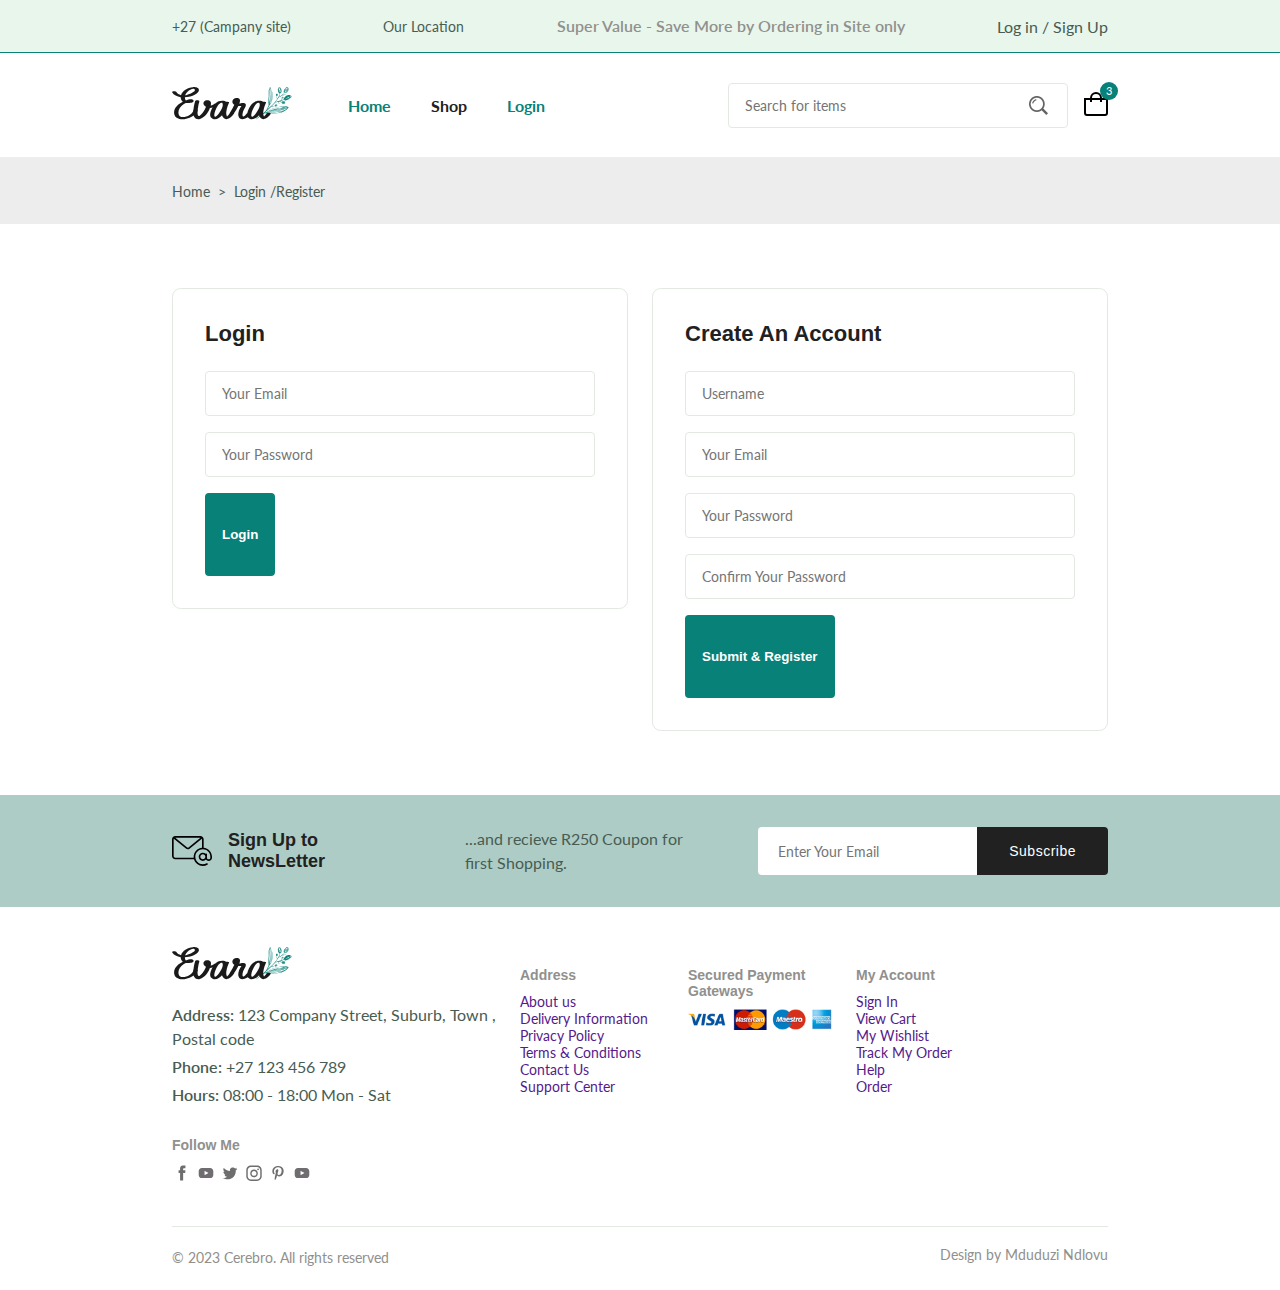
<file: login-register.html>
<!DOCTYPE html>
<html lang="en">
  <head>
    <meta charset="UTF-8" />
    <meta name="viewport" content="width=device-width, initial-scale=1.0" />

    <!--=============== FLATICON ===============-->
    <link rel='stylesheet' href='https://cdn-uicons.flaticon.com/uicons-regular-straight/css/uicons-regular-straight.css'>
    <!--=============== SWIPER CSS ===============-->
    <link
    rel="stylesheet"
    href="https://cdn.jsdelivr.net/npm/swiper@10/swiper-bundle.min.css"
  />
    <!--=============== CSS ===============-->
    <link rel="stylesheet" href="assets/css/styles.css" />

    <title>Ecommerce Website</title>
  </head>
  <body>
    <!--=============== HEADER ===============-->
    <header class="header">
      <div class="header__top">
        <div class="header__container container">
          <div class="header__contact">
            <span>+27 (Campany site)</span>

            <span>Our Location</span>

            <p class="header__alert-news">
              Super Value - Save More by Ordering in Site only
            </p>

            <a href="login-register.html" class="header__top-action">
              Log in / Sign Up
            </a>
          </div>
        </div>
      </div>

      <nav class="nav container">
        <a href="index.html" class="nav__logo">
          <img src="assets/img/logo.svg" alt="logo.svg" class="nav__logo-img">
        </a>

        <div class="nav__menu" id="nav-menu">
          <ul class="nav__list">
            <li class="nav__item">
              <a href="index.html" class="nav__link active-link">
                Home
              </a>
            </li>
            <li class="nav__item">
              <a href="shop.html" class="nav__link">
                Shop
              </a>
            </li>
           
            <li class="nav__item">
              <a href="login-register.html" class="nav__link active-link">
                Login
              </a>
            </li>
            
          </ul>

          <div class="header__search">
            <input type="text" placeholder="Search for items" class="form__input"/>

            <button class="search__btn">
              <img src="assets/img/search.png" alt="">
            </button>
          </div>
        </div>

        <div class="header__user-actions">
          </a>
          <a href="cart.html" class="header__action-btn">
            <img src="assets/img/icon-cart.svg" alt="icon-heart">
            <span class="count">3</span>
          </a>
        </div>
      </nav>
    </header>

    <!--=============== MAIN ===============-->
    <main class="main">
      <!--=============== BREADCRUMB ===============-->
      <section class="breadcrumb">
        <ul class="breadcumb__list flex container">
          <li><span class="breadcrumb__link">Home</span></li>
          <li><span class="breadcrumb__link">></span></li>
          <li><span class="breadcrumb__link">Login /Register</li>
        </ul>
      </section>

      <!--=============== LOGIN-REGISTER ===============-->
      <section class="login-register section--lg">
        <div class="login-register__container container grid">
          <div class="login">
            <h3 class="section__title">Login</h3>

            <form action="" class="form grid">
              <input type="email" placeholder="Your Email" class="form__input">
              <input type="password" placeholder="Your Password" class="form__input">

              <div class="form__btn">
                <button class="btn">Login</button>
              </div>
            </form>

            
          </div>

          <!-- create account section -->

          <div class="register">
            <h3 class="section__title">Create An Account</h3>

            <form action="" class="form grid">

              <input type="text" placeholder="Username" class="form__input">

              <input type="email" placeholder="Your Email" class="form__input">

              <input type="password" placeholder="Your Password" class="form__input">

              <input type="password" placeholder="Confirm Your Password" class="form__input">

              <div class="form__btn">
                <button class="btn">Submit & Register</button>
              </div>
            </form>

            
          </div>
        </div>

      </section>

      <!--=============== NEWSLETTER ===============-->
      <section class="newsletter section ">
        <div class="newsletter__container container grid">
          <h3 class="newsletter__title flex">
            <img src="assets/img/icon-email.svg" alt="" class="newsletter__icon"/>
            Sign Up to NewsLetter
          </h3>

          <p class="newsletter_description">
            ...and recieve R250 Coupon for first Shopping.
          </p>

          <form action="" class="newsletter__form">
            <input type="text" placeholder="Enter Your Email" class="newsletter__input">

            <button type="submit" class="newsletter__btn">Subscribe</button>
          </form>
        </div>
      </section>
    </main>

    <!--=============== FOOTER ===============-->
    <footer class="footer container">
      <div class="footer__container grid">
        <div class="footer__content">
          <a href="index.html" class="footer__logo">
            <img src="assets/img/logo.svg" alt="logo.svg" class="footer__logo-img"/>
          </a>

          <h4 class="footer__subtitle"></h4>

          <p class="footer__description">
            <span>Address:</span> 123 Company Street, Suburb, Town , Postal code
          </p>

          <p class="footer__description">
            <span>Phone:</span> +27 123 456 789
          </p>

          <p class="footer__description">
            <span>Hours:</span> 08:00 - 18:00 Mon - Sat 
          </p>

          <div class="footer__social">
            <h4 class="footer__subtitle">Follow Me</h4>

            <div class="footer__social-links flex">
              <a href="">
                <img src="assets/img/icon-facebook.svg" class="footer__social-icon" alt="">
              </a>
              <a href="">
                <img src="assets/img/icon-youtube.svg" class="footer__social-icon" alt="">
              </a>
              <a href="">
                <img src="assets/img/icon-twitter.svg" class="footer__social-icon" alt="">
              </a>
              <a href="">
                <img src="assets/img/icon-instagram.svg" class="footer__social-icon" alt="">
              </a>
              <a href="">
                <img src="assets/img/icon-pinterest.svg" class="footer__social-icon" alt="">
              </a>
              <a href="">
                <img src="assets/img/icon-youtube.svg" class="footer__social-icon" alt="">
              </a>
            </div>
          </div>
        </div>

        <div class="footer__content">

          <h3 class="footer__subtitle">Address</h3>

          <ul class="footer__links">
            <li><a href="" class="footer__link">About us</a></li>
            <li><a href="" class="footer__link">Delivery Information</a></li>
            <li><a href="" class="footer__link">Privacy Policy</a></li>
            <li><a href="" class="footer__link">Terms & Conditions</a></li>
            <li><a href="" class="footer__link">Contact Us</a></li>
            <li><a href="" class="footer__link">Support Center</a></li>
          </ul>

            
        </div>

        <div class="footer__content">

          <h3 class="footer__subtitle">Secured Payment Gateways</h3>

          <img src="assets/img/payment-method.png" alt="" class="payment__img">

          

            
        </div>
        <div class="footer__content">

          <h3 class="footer__subtitle">My Account</h3>

          <ul class="footer__links">
            <li><a href="" class="footer__link">Sign In</a></li>
            <li><a href="" class="footer__link">View Cart</a></li>
            <li><a href="" class="footer__link">My Wishlist</a></li>
            <li><a href="" class="footer__link">Track My Order</a></li>
            <li><a href="" class="footer__link">Help</a></li>
            <li><a href="" class="footer__link">Order</a></li>
          </ul>

            
        </div>
        

        
      </div>

      <div class="footer__bottom">
        <p class="copyright">&copy; 2023 Cerebro. All rights reserved</p>
        <span class="designer">Design by Mduduzi Ndlovu</span>
      </div>
    </footer>

    <!--=============== SWIPER JS ===============-->
    <script src="https://cdn.jsdelivr.net/npm/swiper@10/swiper-bundle.min.js"></script>

    <!--=============== MAIN JS ===============-->
    <script src="assets/js/main.js"></script>
  </body>
</html>
</file>
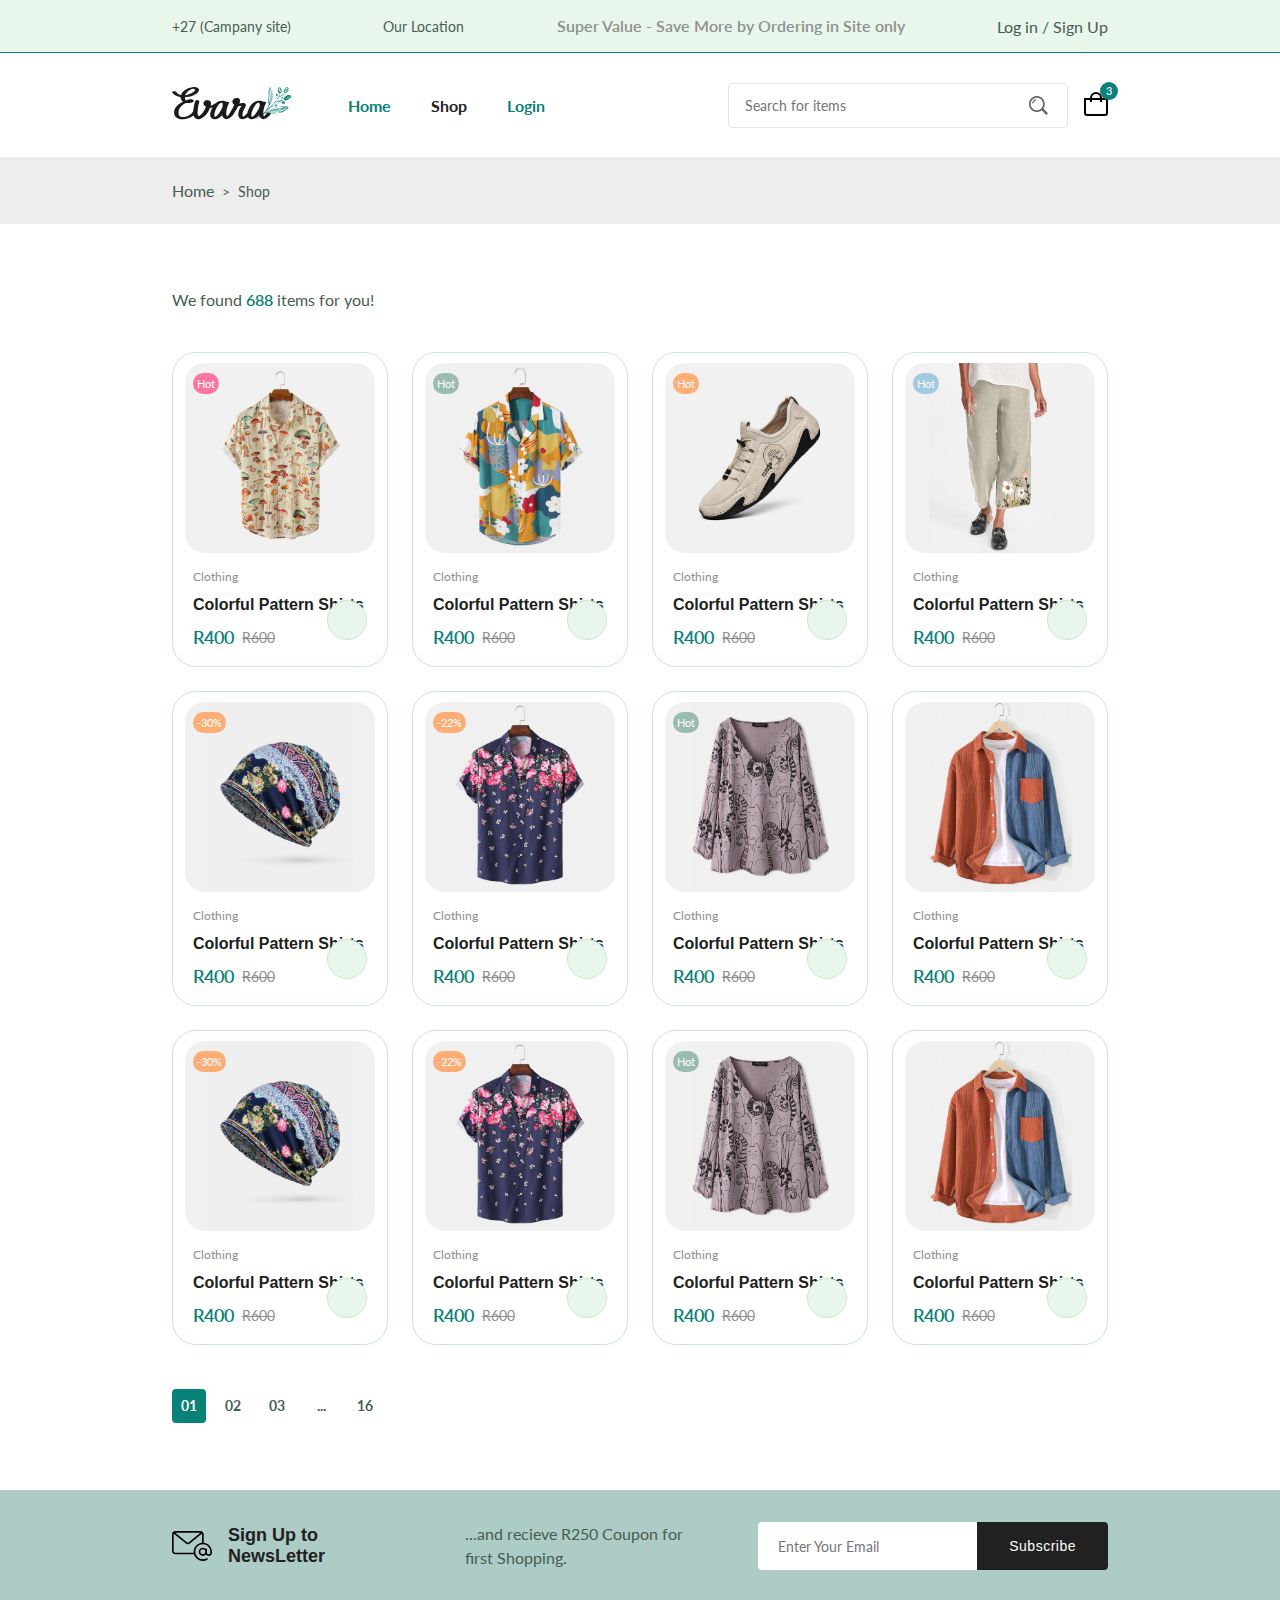
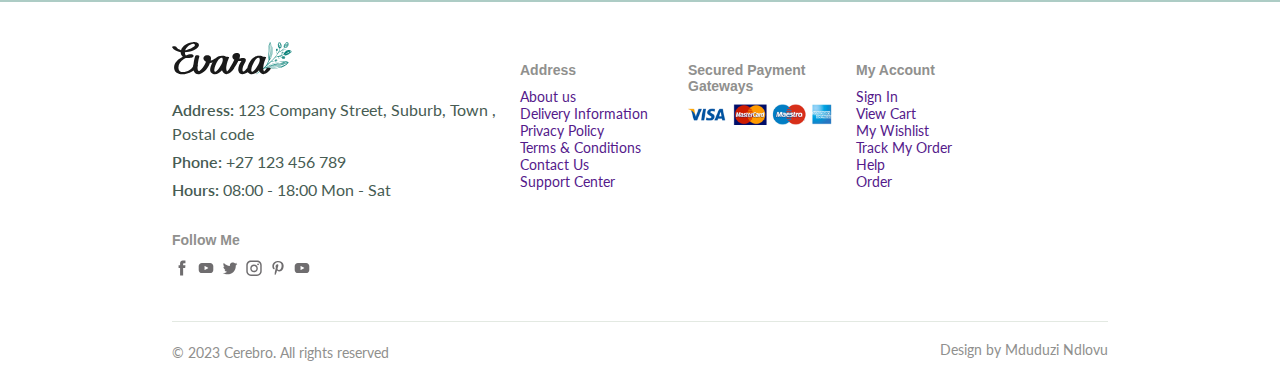
<file: shop.html>
<!DOCTYPE html>
<html lang="en">
  <head>
    <meta charset="UTF-8" />
    <meta name="viewport" content="width=device-width, initial-scale=1.0" />

    <!--=============== FLATICON ===============-->
    <link rel='stylesheet' href='https://cdn-uicons.flaticon.com/uicons-regular-straight/css/uicons-regular-straight.css'>
    <!--=============== SWIPER CSS ===============-->
    <link
    rel="stylesheet"
    href="https://cdn.jsdelivr.net/npm/swiper@10/swiper-bundle.min.css"
  />
    <!--=============== CSS ===============-->
    <link rel="stylesheet" href="assets/css/styles.css" />

    <title>Ecommerce Website</title>
  </head>
  <body>
    <!--=============== HEADER ===============-->
    <header class="header">
      <div class="header__top">
        <div class="header__container container">
          <div class="header__contact">
            <span>+27 (Campany site)</span>

            <span>Our Location</span>

            <p class="header__alert-news">
              Super Value - Save More by Ordering in Site only
            </p>

            <a href="login-register.html" class="header__top-action">
              Log in / Sign Up
            </a>
          </div>
        </div>
      </div>

      <nav class="nav container">
        <a href="index.html" class="nav__logo">
          <img src="assets/img/logo.svg" alt="logo.svg" class="nav__logo-img">
        </a>

        <div class="nav__menu" id="nav-menu">
          <ul class="nav__list">
            <li class="nav__item">
              <a href="index.html" class="nav__link active-link">
                Home
              </a>
            </li>
            <li class="nav__item">
              <a href="shop.html" class="nav__link">
                Shop
              </a>
            </li>
           
            <li class="nav__item">
              <a href="login-register.html" class="nav__link active-link">
                Login
              </a>
            </li>
            
          </ul>

          <div class="header__search">
            <input type="text" placeholder="Search for items" class="form__input"/>

            <button class="search__btn">
              <img src="assets/img/search.png" alt="">
            </button>
          </div>
        </div>

        <div class="header__user-actions">
          </a>
          <a href="cart.html" class="header__action-btn">
            <img src="assets/img/icon-cart.svg" alt="icon-heart">
            <span class="count">3</span>
          </a>
        </div>
      </nav>
    </header>

    <!--=============== MAIN ===============-->
    <main class="main">
      <!--=============== BREADCRUMB ===============-->
      <section class="breadcrumb">
        <ul class="breadcumb__list flex container">
          <li><a href="index.html" class="breadcrumb__link"></a>Home</li>
          <li><span class="breadcrumb__link">></span></li>
          <li><span class="breadcrumb__link">Shop</span></li>
        </ul>
      </section>

      <!--=============== PRODUCTS ===============-->
      <section class="products section--lg container">
        <p class="total__products">We found <span>688</span> items for you!</p>

        <div class="products__container grid">

          <div class="product__item">
            <div class="product__banner">
              <a href="details.html" class="product__images">
                <img src="assets/img/product-1-1.jpg" alt="" class="product__img  default">

                <img src="assets/img/product-1-2.jpg" alt="" class="product__img  hover">
              </a>

              <div class="product__actions">
                <a href="#" class="action__btn" aria-label="Quick View">
                  <i class="fi fi-rs-eye"></i>
                </a>
                
                <a href="#" class="action__btn" aria-label="Add to Wishlist">
                  <i class="fi fi-rs-heart"></i>
                </a>

                <a href="#" class="action__btn" aria-label="Compare">
                  <i class="fi fi-rs-shuffle"></i>
                </a>
              </div>

              <div class="product__badge light-pink">
                Hot
              </div>

            </div>

            <div class="product__content">
              <span class="product__category">
                Clothing
              </span>
              <a href="details.html">
                <h3 class="product__title">
                  Colorful Pattern Shirts
                </h3>
              </a>
              <div class="product__rating">
                <i class="fi fi-rs-star"></i>
                <i class="fi fi-rs-star"></i>
                <i class="fi fi-rs-star"></i>
                <i class="fi fi-rs-star"></i>
                <i class="fi fi-rs-star"></i>
              </div>
              <div class="product__price flex">
                <span class="new__price">R400</span>
                <span class="old__price">R600</span>
              </div>

              <a href="#" class="action__btn cart__btn" aria-label="Add To Cart">
                <i class="fi fi-rs-shopping-bag-add"></i>
              </a>
            </div>
          </div>

          <div class="product__item">
            <div class="product__banner">
              <a href="details.html" class="product__images">
                <img src="assets/img/product-2-1.jpg" alt="" class="product__img  default">

                <img src="assets/img/product-2-2.jpg" alt="" class="product__img  hover">
              </a>

              <div class="product__actions">
                <a href="#" class="action__btn" aria-label="Quick View">
                  <i class="fi fi-rs-eye"></i>
                </a>
                
                <a href="#" class="action__btn" aria-label="Add to Wishlist">
                  <i class="fi fi-rs-heart"></i>
                </a>

                <a href="#" class="action__btn" aria-label="Compare">
                  <i class="fi fi-rs-shuffle"></i>
                </a>
              </div>

              <div class="product__badge light-green">
                Hot
              </div>

            </div>

            <div class="product__content">
              <span class="product__category">
                Clothing
              </span>
              <a href="details.html">
                <h3 class="product__title">
                  Colorful Pattern Shirts
                </h3>
              </a>
              <div class="product__rating">
                <i class="fi fi-rs-star"></i>
                <i class="fi fi-rs-star"></i>
                <i class="fi fi-rs-star"></i>
                <i class="fi fi-rs-star"></i>
                <i class="fi fi-rs-star"></i>
              </div>
              <div class="product__price flex">
                <span class="new__price">R400</span>
                <span class="old__price">R600</span>
              </div>

              <a href="#" class="action__btn cart__btn" aria-label="Add To Cart">
                <i class="fi fi-rs-shopping-bag-add"></i>
              </a>
            </div>
          </div>

          <div class="product__item">
            <div class="product__banner">
              <a href="details.html" class="product__images">
                <img src="assets/img/product-3-1.jpg" alt="" class="product__img  default">

                <img src="assets/img/product-3-2.jpg" alt="" class="product__img  hover">
              </a>

              <div class="product__actions">
                <a href="#" class="action__btn" aria-label="Quick View">
                  <i class="fi fi-rs-eye"></i>
                </a>
                
                <a href="#" class="action__btn" aria-label="Add to Wishlist">
                  <i class="fi fi-rs-heart"></i>
                </a>

                <a href="#" class="action__btn" aria-label="Compare">
                  <i class="fi fi-rs-shuffle"></i>
                </a>
              </div>

              <div class="product__badge light-orange">
                Hot
              </div>

            </div>

            <div class="product__content">
              <span class="product__category">
                Clothing
              </span>
              <a href="details.html">
                <h3 class="product__title">
                  Colorful Pattern Shirts
                </h3>
              </a>
              <div class="product__rating">
                <i class="fi fi-rs-star"></i>
                <i class="fi fi-rs-star"></i>
                <i class="fi fi-rs-star"></i>
                <i class="fi fi-rs-star"></i>
                <i class="fi fi-rs-star"></i>
              </div>
              <div class="product__price flex">
                <span class="new__price">R400</span>
                <span class="old__price">R600</span>
              </div>

              <a href="#" class="action__btn cart__btn" aria-label="Add To Cart">
                <i class="fi fi-rs-shopping-bag-add"></i>
              </a>
            </div>
          </div>

          <div class="product__item">
            <div class="product__banner">
              <a href="details.html" class="product__images">
                <img src="assets/img/product-4-1.jpg" alt="" class="product__img  default">

                <img src="assets/img/product-4-2.jpg" alt="" class="product__img  hover">
              </a>

              <div class="product__actions">
                <a href="#" class="action__btn" aria-label="Quick View">
                  <i class="fi fi-rs-eye"></i>
                </a>
                
                <a href="#" class="action__btn" aria-label="Add to Wishlist">
                  <i class="fi fi-rs-heart"></i>
                </a>

                <a href="#" class="action__btn" aria-label="Compare">
                  <i class="fi fi-rs-shuffle"></i>
                </a>
              </div>

              <div class="product__badge light-blue">
                Hot
              </div>

            </div>

            <div class="product__content">
              <span class="product__category">
                Clothing
              </span>
              <a href="details.html">
                <h3 class="product__title">
                  Colorful Pattern Shirts
                </h3>
              </a>
              <div class="product__rating">
                <i class="fi fi-rs-star"></i>
                <i class="fi fi-rs-star"></i>
                <i class="fi fi-rs-star"></i>
                <i class="fi fi-rs-star"></i>
                <i class="fi fi-rs-star"></i>
              </div>
              <div class="product__price flex">
                <span class="new__price">R400</span>
                <span class="old__price">R600</span>
              </div>

              <a href="#" class="action__btn cart__btn" aria-label="Add To Cart">
                <i class="fi fi-rs-shopping-bag-add"></i>
              </a>
            </div>
          </div>

          <div class="product__item">
            <div class="product__banner">
              <a href="details.html" class="product__images">
                <img src="assets/img/product-5-1.jpg" alt="" class="product__img  default">

                <img src="assets/img/product-5-2.jpg" alt="" class="product__img  hover">
              </a>

              <div class="product__actions">
                <a href="#" class="action__btn" aria-label="Quick View">
                  <i class="fi fi-rs-eye"></i>
                </a>
                
                <a href="#" class="action__btn" aria-label="Add to Wishlist">
                  <i class="fi fi-rs-heart"></i>
                </a>

                <a href="#" class="action__btn" aria-label="Compare">
                  <i class="fi fi-rs-shuffle"></i>
                </a>
              </div>

              <div class="product__badge light-orange">
                -30%
              </div>

            </div>

            <div class="product__content">
              <span class="product__category">
                Clothing
              </span>
              <a href="details.html">
                <h3 class="product__title">
                  Colorful Pattern Shirts
                </h3>
              </a>
              <div class="product__rating">
                <i class="fi fi-rs-star"></i>
                <i class="fi fi-rs-star"></i>
                <i class="fi fi-rs-star"></i>
                <i class="fi fi-rs-star"></i>
                <i class="fi fi-rs-star"></i>
              </div>
              <div class="product__price flex">
                <span class="new__price">R400</span>
                <span class="old__price">R600</span>
              </div>

              <a href="#" class="action__btn cart__btn" aria-label="Add To Cart">
                <i class="fi fi-rs-shopping-bag-add"></i>
              </a>
            </div>
          </div>

          <div class="product__item">
            <div class="product__banner">
              <a href="details.html" class="product__images">
                <img src="assets/img/product-6-1.jpg" alt="" class="product__img  default">

                <img src="assets/img/product-6-2.jpg" alt="" class="product__img  hover">
              </a>

              <div class="product__actions">
                <a href="#" class="action__btn" aria-label="Quick View">
                  <i class="fi fi-rs-eye"></i>
                </a>
                
                <a href="#" class="action__btn" aria-label="Add to Wishlist">
                  <i class="fi fi-rs-heart"></i>
                </a>

                <a href="#" class="action__btn" aria-label="Compare">
                  <i class="fi fi-rs-shuffle"></i>
                </a>
              </div>

              <div class="product__badge light-orange">
                -22%
              </div>

            </div>

            <div class="product__content">
              <span class="product__category">
                Clothing
              </span>
              <a href="details.html">
                <h3 class="product__title">
                  Colorful Pattern Shirts
                </h3>
              </a>
              <div class="product__rating">
                <i class="fi fi-rs-star"></i>
                <i class="fi fi-rs-star"></i>
                <i class="fi fi-rs-star"></i>
                <i class="fi fi-rs-star"></i>
                <i class="fi fi-rs-star"></i>
              </div>
              <div class="product__price flex">
                <span class="new__price">R400</span>
                <span class="old__price">R600</span>
              </div>

              <a href="#" class="action__btn cart__btn" aria-label="Add To Cart">
                <i class="fi fi-rs-shopping-bag-add"></i>
              </a>
            </div>
          </div>

          <div class="product__item">
            <div class="product__banner">
              <a href="details.html" class="product__images">
                <img src="assets/img/product-7-1.jpg" alt="" class="product__img  default">

                <img src="assets/img/product-7-2.jpg" alt="" class="product__img  hover">
              </a>

              <div class="product__actions">
                <a href="#" class="action__btn" aria-label="Quick View">
                  <i class="fi fi-rs-eye"></i>
                </a>
                
                <a href="#" class="action__btn" aria-label="Add to Wishlist">
                  <i class="fi fi-rs-heart"></i>
                </a>

                <a href="#" class="action__btn" aria-label="Compare">
                  <i class="fi fi-rs-shuffle"></i>
                </a>
              </div>

              <div class="product__badge light-green">
                Hot
              </div>

            </div>

            <div class="product__content">
              <span class="product__category">
                Clothing
              </span>
              <a href="details.html">
                <h3 class="product__title">
                  Colorful Pattern Shirts
                </h3>
              </a>
              <div class="product__rating">
                <i class="fi fi-rs-star"></i>
                <i class="fi fi-rs-star"></i>
                <i class="fi fi-rs-star"></i>
                <i class="fi fi-rs-star"></i>
                <i class="fi fi-rs-star"></i>
              </div>
              <div class="product__price flex">
                <span class="new__price">R400</span>
                <span class="old__price">R600</span>
              </div>

              <a href="#" class="action__btn cart__btn" aria-label="Add To Cart">
                <i class="fi fi-rs-shopping-bag-add"></i>
              </a>
            </div>
          </div>

          <div class="product__item">
            <div class="product__banner">
              <a href="details.html" class="product__images">
                <img src="assets/img/product-8-1.jpg" alt="" class="product__img  default">

                <img src="assets/img/product-8-2.jpg" alt="" class="product__img  hover">
              </a>

              <div class="product__actions">
                <a href="#" class="action__btn" aria-label="Quick View">
                  <i class="fi fi-rs-eye"></i>
                </a>
                
                <a href="#" class="action__btn" aria-label="Add to Wishlist">
                  <i class="fi fi-rs-heart"></i>
                </a>

                <a href="#" class="action__btn" aria-label="Compare">
                  <i class="fi fi-rs-shuffle"></i>
                </a>
              </div>

             

            </div>

            <div class="product__content">
              <span class="product__category">
                Clothing
              </span>
              <a href="details.html">
                <h3 class="product__title">
                  Colorful Pattern Shirts
                </h3>
              </a>
              <div class="product__rating">
                <i class="fi fi-rs-star"></i>
                <i class="fi fi-rs-star"></i>
                <i class="fi fi-rs-star"></i>
                <i class="fi fi-rs-star"></i>
                <i class="fi fi-rs-star"></i>
              </div>
              <div class="product__price flex">
                <span class="new__price">R400</span>
                <span class="old__price">R600</span>
              </div>

              <a href="#" class="action__btn cart__btn" aria-label="Add To Cart">
                <i class="fi fi-rs-shopping-bag-add"></i>
              </a>
            </div>
          </div>
          <div class="product__item">
            <div class="product__banner">
              <a href="details.html" class="product__images">
                <img src="assets/img/product-5-1.jpg" alt="" class="product__img  default">

                <img src="assets/img/product-5-2.jpg" alt="" class="product__img  hover">
              </a>

              <div class="product__actions">
                <a href="#" class="action__btn" aria-label="Quick View">
                  <i class="fi fi-rs-eye"></i>
                </a>
                
                <a href="#" class="action__btn" aria-label="Add to Wishlist">
                  <i class="fi fi-rs-heart"></i>
                </a>

                <a href="#" class="action__btn" aria-label="Compare">
                  <i class="fi fi-rs-shuffle"></i>
                </a>
              </div>

              <div class="product__badge light-orange">
                -30%
              </div>

            </div>

            <div class="product__content">
              <span class="product__category">
                Clothing
              </span>
              <a href="details.html">
                <h3 class="product__title">
                  Colorful Pattern Shirts
                </h3>
              </a>
              <div class="product__rating">
                <i class="fi fi-rs-star"></i>
                <i class="fi fi-rs-star"></i>
                <i class="fi fi-rs-star"></i>
                <i class="fi fi-rs-star"></i>
                <i class="fi fi-rs-star"></i>
              </div>
              <div class="product__price flex">
                <span class="new__price">R400</span>
                <span class="old__price">R600</span>
              </div>

              <a href="#" class="action__btn cart__btn" aria-label="Add To Cart">
                <i class="fi fi-rs-shopping-bag-add"></i>
              </a>
            </div>
          </div>

          <div class="product__item">
            <div class="product__banner">
              <a href="details.html" class="product__images">
                <img src="assets/img/product-6-1.jpg" alt="" class="product__img  default">

                <img src="assets/img/product-6-2.jpg" alt="" class="product__img  hover">
              </a>

              <div class="product__actions">
                <a href="#" class="action__btn" aria-label="Quick View">
                  <i class="fi fi-rs-eye"></i>
                </a>
                
                <a href="#" class="action__btn" aria-label="Add to Wishlist">
                  <i class="fi fi-rs-heart"></i>
                </a>

                <a href="#" class="action__btn" aria-label="Compare">
                  <i class="fi fi-rs-shuffle"></i>
                </a>
              </div>

              <div class="product__badge light-orange">
                -22%
              </div>

            </div>

            <div class="product__content">
              <span class="product__category">
                Clothing
              </span>
              <a href="details.html">
                <h3 class="product__title">
                  Colorful Pattern Shirts
                </h3>
              </a>
              <div class="product__rating">
                <i class="fi fi-rs-star"></i>
                <i class="fi fi-rs-star"></i>
                <i class="fi fi-rs-star"></i>
                <i class="fi fi-rs-star"></i>
                <i class="fi fi-rs-star"></i>
              </div>
              <div class="product__price flex">
                <span class="new__price">R400</span>
                <span class="old__price">R600</span>
              </div>

              <a href="#" class="action__btn cart__btn" aria-label="Add To Cart">
                <i class="fi fi-rs-shopping-bag-add"></i>
              </a>
            </div>
          </div>

          <div class="product__item">
            <div class="product__banner">
              <a href="details.html" class="product__images">
                <img src="assets/img/product-7-1.jpg" alt="" class="product__img  default">

                <img src="assets/img/product-7-2.jpg" alt="" class="product__img  hover">
              </a>

              <div class="product__actions">
                <a href="#" class="action__btn" aria-label="Quick View">
                  <i class="fi fi-rs-eye"></i>
                </a>
                
                <a href="#" class="action__btn" aria-label="Add to Wishlist">
                  <i class="fi fi-rs-heart"></i>
                </a>

                <a href="#" class="action__btn" aria-label="Compare">
                  <i class="fi fi-rs-shuffle"></i>
                </a>
              </div>

              <div class="product__badge light-green">
                Hot
              </div>

            </div>

            <div class="product__content">
              <span class="product__category">
                Clothing
              </span>
              <a href="details.html">
                <h3 class="product__title">
                  Colorful Pattern Shirts
                </h3>
              </a>
              <div class="product__rating">
                <i class="fi fi-rs-star"></i>
                <i class="fi fi-rs-star"></i>
                <i class="fi fi-rs-star"></i>
                <i class="fi fi-rs-star"></i>
                <i class="fi fi-rs-star"></i>
              </div>
              <div class="product__price flex">
                <span class="new__price">R400</span>
                <span class="old__price">R600</span>
              </div>

              <a href="#" class="action__btn cart__btn" aria-label="Add To Cart">
                <i class="fi fi-rs-shopping-bag-add"></i>
              </a>
            </div>
          </div>

          <div class="product__item">
            <div class="product__banner">
              <a href="details.html" class="product__images">
                <img src="assets/img/product-8-1.jpg" alt="" class="product__img  default">

                <img src="assets/img/product-8-2.jpg" alt="" class="product__img  hover">
              </a>

              <div class="product__actions">
                <a href="#" class="action__btn" aria-label="Quick View">
                  <i class="fi fi-rs-eye"></i>
                </a>
                
                <a href="#" class="action__btn" aria-label="Add to Wishlist">
                  <i class="fi fi-rs-heart"></i>
                </a>

                <a href="#" class="action__btn" aria-label="Compare">
                  <i class="fi fi-rs-shuffle"></i>
                </a>
              </div>

             

            </div>

            <div class="product__content">
              <span class="product__category">
                Clothing
              </span>
              <a href="details.html">
                <h3 class="product__title">
                  Colorful Pattern Shirts
                </h3>
              </a>
              <div class="product__rating">
                <i class="fi fi-rs-star"></i>
                <i class="fi fi-rs-star"></i>
                <i class="fi fi-rs-star"></i>
                <i class="fi fi-rs-star"></i>
                <i class="fi fi-rs-star"></i>
              </div>
              <div class="product__price flex">
                <span class="new__price">R400</span>
                <span class="old__price">R600</span>
              </div>

              <a href="#" class="action__btn cart__btn" aria-label="Add To Cart">
                <i class="fi fi-rs-shopping-bag-add"></i>
              </a>
            </div>
          </div>
        </div>

        <ul class="pagination">
          <li><a href="#" class="pagination__link active">01</a></li>
          <li><a href="#" class="pagination__link">02</a></li>
          <li><a href="#" class="pagination__link">03</a></li>
          <li><a href="#" class="pagination__link">...</a></li>
          <li><a href="#" class="pagination__link">16</a></li>
          <li><a href="#" class="pagination__link icon">
            <i class="fi-rs-angle-double-small-right"></i>
          </a></li>
        </ul>
      </section>

      <!--=============== NEWSLETTER ===============-->
      <section class="newsletter section ">
        <div class="newsletter__container container grid">
          <h3 class="newsletter__title flex">
            <img src="assets/img/icon-email.svg" alt="" class="newsletter__icon"/>
            Sign Up to NewsLetter
          </h3>

          <p class="newsletter_description">
            ...and recieve R250 Coupon for first Shopping.
          </p>

          <form action="" class="newsletter__form">
            <input type="text" placeholder="Enter Your Email" class="newsletter__input">

            <button type="submit" class="newsletter__btn">Subscribe</button>
          </form>
        </div>
      </section>
    </main>

    <!--=============== FOOTER ===============-->
    <footer class="footer container">
      <div class="footer__container grid">
        <div class="footer__content">
          <a href="index.html" class="footer__logo">
            <img src="assets/img/logo.svg" alt="logo.svg" class="footer__logo-img"/>
          </a>

          <h4 class="footer__subtitle"></h4>

          <p class="footer__description">
            <span>Address:</span> 123 Company Street, Suburb, Town , Postal code
          </p>

          <p class="footer__description">
            <span>Phone:</span> +27 123 456 789
          </p>

          <p class="footer__description">
            <span>Hours:</span> 08:00 - 18:00 Mon - Sat 
          </p>

          <div class="footer__social">
            <h4 class="footer__subtitle">Follow Me</h4>

            <div class="footer__social-links flex">
              <a href="">
                <img src="assets/img/icon-facebook.svg" class="footer__social-icon" alt="">
              </a>
              <a href="">
                <img src="assets/img/icon-youtube.svg" class="footer__social-icon" alt="">
              </a>
              <a href="">
                <img src="assets/img/icon-twitter.svg" class="footer__social-icon" alt="">
              </a>
              <a href="">
                <img src="assets/img/icon-instagram.svg" class="footer__social-icon" alt="">
              </a>
              <a href="">
                <img src="assets/img/icon-pinterest.svg" class="footer__social-icon" alt="">
              </a>
              <a href="">
                <img src="assets/img/icon-youtube.svg" class="footer__social-icon" alt="">
              </a>
            </div>
          </div>
        </div>

        <div class="footer__content">

          <h3 class="footer__subtitle">Address</h3>

          <ul class="footer__links">
            <li><a href="" class="footer__link">About us</a></li>
            <li><a href="" class="footer__link">Delivery Information</a></li>
            <li><a href="" class="footer__link">Privacy Policy</a></li>
            <li><a href="" class="footer__link">Terms & Conditions</a></li>
            <li><a href="" class="footer__link">Contact Us</a></li>
            <li><a href="" class="footer__link">Support Center</a></li>
          </ul>

            
        </div>

        <div class="footer__content">

          <h3 class="footer__subtitle">Secured Payment Gateways</h3>

          <img src="assets/img/payment-method.png" alt="" class="payment__img">

          

            
        </div>
        <div class="footer__content">

          <h3 class="footer__subtitle">My Account</h3>

          <ul class="footer__links">
            <li><a href="" class="footer__link">Sign In</a></li>
            <li><a href="" class="footer__link">View Cart</a></li>
            <li><a href="" class="footer__link">My Wishlist</a></li>
            <li><a href="" class="footer__link">Track My Order</a></li>
            <li><a href="" class="footer__link">Help</a></li>
            <li><a href="" class="footer__link">Order</a></li>
          </ul>

            
        </div>
        

        
      </div>

      <div class="footer__bottom">
        <p class="copyright">&copy; 2023 Cerebro. All rights reserved</p>
        <span class="designer">Design by Mduduzi Ndlovu</span>
      </div>
    </footer>

    <!--=============== SWIPER JS ===============-->
    <script src="https://cdn.jsdelivr.net/npm/swiper@10/swiper-bundle.min.js"></script>

    <!--=============== MAIN JS ===============-->
    <script src="assets/js/main.js"></script>
  </body>
</html>
</file>
<file: assets/css/styles.css>
/*=============== GOOGLE FONTS ===============*/
@import url('https://fonts.googleapis.com/css2?family=Lato:wght@400;700&family=League+Spartan:wght@400;500;600;700&family=Open+Sans:wght@300&display=swap');
/*=============== VARIABLES CSS ===============*/
:root {
  --header-height:4rem ;

  /*========== Colors ==========*/
  /* Color mode HSL(hue, saturation, lightness) */
  --first-color: hsl(176, 88%, 27%);
  --first-color-alt: hsl(129 , 44%, 94%);
  --second-color: hsl(34, 94%, 87%);
  --title-color: hsl(0, 0%, 13%);
  --text-color: hsl(154, 13%, 32%);
  --text-color-light: hsl(60, 1%, 56%);
  --body-color: hsl(0, 0%, 100%);
  --container-color: hsl(0, 0%, 93%);
  --border-color: hsl(129, 36%, 85%);
  --border-color-alt: hsl(113, 15%, 90%);

  /*========== Font and typography ==========*/
  /* .5rem = 8px | 1rem = 16px ... */
  --body-font: 'Lato', sans-serif;;
  --second-font: 'Spartan', sans-serif;
  --big-font-size: 3.5rem;
  --h1-font-size: 2.75rem;
  --h2-font-size: 2rem;
  --h3-font-size: 1.75rem;
  --h4-font-size: 1.375rem;
  --large-font-size: 1.125rem;
  --normal-font-size: 1rem;
  --small-font-size: 0.875rem;
  --smaller-font-size: 0.75rem;
  --tiny-font-size: 0.6875rem;

  /*========== Font weight ==========*/
  --weight-400: 400;
  --weight-500: 500;
  --weight-600: 600;
  --weight-700: 700;

  /*========== Transition ==========*/
  --transition: cubic-bezier(0 ,0 ,0.05, 1);
}

/* Responsive typography */
@media screen and (max-width: 1200px) {
  :root {
    --big-font-size: ;
    --h1-font-size: ;
    --h2-font-size: ;
    --h3-font-size: ;
    --h4-font-size: ;
    --large-font-size: ;
    --normal-font-size: ;
    --small-font-size: ;
    --smaller-font-size: ;
    --tiny-font-size: ;
  }
}

/*=============== BASE ===============*/
* { margin: 0;
  padding: 0;
  box-sizing: border-box;

}

input,
textarea,
body {
  color: var(--text-color);
  font-family: var(--body-font);
  font-size: var(--normal-font-size);
  font-weight: var(--weight-400);
}

body{
  background-color: var(--body-color);
}

h1,h2,h3,h4 {
  font-family: var(--second-font);
  color: var(--title-color);
  font-weight: var(--weight-600);
}

ul {
  list-style: none;
}

a {
  text-decoration: none;
}

p {
  line-height: 1.5rem;
}

img {
  max-width: 100%;
}

button, textarea, input {
  background-color: transparent;
  border: none;
  outline: none;
}

table {
  width: 100%;
  border-collapse: collapse;
}
/*=============== REUSABLE CSS CLASSES ===============*/
.container {
  max-width:75%;
  margin-inline: auto;
  padding-inline: .75rem;
}

.grid {
  display: grid;
  gap: 1.5rem;
}

.section {
  padding-block: 2rem;
}

.section__title {
  font-size: var(--h4-font-size);
  margin-bottom: 1.5rem;
}

.section__title span {
  color: var(--first-color); 
}

.section--lg {
  padding-block: 4rem;
}

.form__input {
  border: 1px solid var(--border-color-alt);
  padding-inline: 1rem;
  height: 45px;
  border-radius: .25rem;
  font-size: var(--small-font-size);
}

.new__price {
  color: var(--first-color);
  font-weight: var(--weight-600);
}

.old__price {
  color: var(--text-color-light);
  font-size: var(--small-font-size);
  text-decoration: line-through;
}

.form {
  row-gap: 1rem;
}

.form__group {
  grid-template-columns: repeat(2 ,1fr);
  gap: 1rem;
}

.textarea {
  height: 200px;
  padding-block: 1rem;
  resize: none;
}
/*=============== HEADER & NAV ===============*/
.header__top {
  background-color: var(--first-color-alt);
  border-bottom: 1px solid var(--first-color);
  padding-block: 0.875rem;
}

.header__contact {
  
  display: flex;
  align-items: center;
  justify-content: space-between;
}

.header__contact span :first-child {
  margin-right: 2rem;

}

.header__contact span, 
.header--alert-news,
.header_-top-action {
  font-size: var(--small-font-size);
}

.header__alert-news {
  color: var(--text-color-light);
  font-weight: var(--weight-600);
}

.header__top-action {
  color: var(--text-color);
}

.nav, 
.nav__menu , 
.nav__list,
.header__user-actions {
  display: flex;
  align-items: center;

}

.nav {
  height: calc(var(--header-height) + 2.5rem);
  justify-content: space-between;
  column-gap: 1rem;
}

.nav__logo-img {
  width: 120px;
}

.nav__menu {
  flex-grow: 1;
  margin-left: 2.5rem;
}

.nav__list {
  column-gap: 2.5rem;
  margin-right: auto ;

}

.nav__link {
  color: var(--title-color);
  font-weight: var(--weight-700);
  transition: all 0.2 var(--transition);
}

.header__search {
  width: 340px;
  position: relative;
}

.header__search .form__input {
  width: 100%;

}

.search__btn {
  position: absolute;
  top: 24%;
  right: 1.252rem;
  cursor: pointer;
}

.header__user-actions {
  column-gap: 1.25rem; 
}

.header__action-btn {
  position: relative;
}

.header__action-btn img {
  width: 24px;
}

.header__action-btn .count {
  position: absolute;
  top: -0.625rem;
  right: -0.625rem;
  background-color: var(--first-color);
  color: var(--body-color);
  height: 18px;
  width: 18px;
  line-height: 18px;
  border-radius: 50%;
  text-align: center;
  font-size: var(--tiny-font-size);
}
/* Active link */
.active-link,
.nav__link:hover {
  color: var(--first-color);
}
/*=============== HOME ===============*/
.home__container {
  grid-template-columns: 5fr 7fr;
  align-items: center;
}

.home__subtitle,
.home__description {
  font-size: var(--large-font-size);
}

.home__subtitle {
  font-family: var(--second-font);
  font-weight: var(--weight-600);
  margin-bottom: 1rem;
  display: block;
}

.home__title {
  font-size: var(--h1-font-size);
  font-weight: var( --weight-700);
  line-height: 1.4;
}

.home__title span {
  color: var(--first-color);
  font-size: var(--big-font-size);
}

.home__description {
  margin-block: .5rem 2rem;
}

.home__img  {
  justify-self: flex-end;
}

.btn {
  display: inline;
  background-color: var(--first-color);
  border: 2px solid var(--first-color);
  color: var(--body-color);
  padding-inline: 1.75rem;
  padding: 15px;

  line-height: 49px;
  border-radius: .25rem;

  font-family: var(--second-font);
  font-size: var(small --small-font-size);
  font-weight: var(--weight-700);

  transition: all 0.4s var(--transition);
}

.btn:hover {
  background-color: transparent;
  color: var( --first-color);
  
}
/*=============== BUTTONS ===============*/
.btn--sm {
  height: 40px;
  line-height: 36px;
}

.btn--md,
.btn--sm {
  font-family: var(--body-font);
}

.flex {
  display: flex;
  align-items: center;
  column-gap: 0.5rem;
}
/*=============== CATEGORIES ===============*/
.categories {
  overflow: hidden;
}
.category__item {
  text-align: center;
  border: 1px solid var(--border-color);
  padding: 0.625rem 0.625rem 1.25rem;
  border-radius: 1.25rem;
}

.category__img {
  border-radius: 0.75rem;
  margin-bottom: 1.25rem;
}

.category__title {
  color: var(--text-color);
  font-size: var(--small-font-size);
}
/* Swiper class */
.swiper {
  overflow: initial;
}

.swiper-button-next::after,
.swiper-button-prev::after {
  content: '';
}

.swiper-button-next,
.swiper-button-prev {
  top: -1.875rem;
  background-color: var(--first-color-alt);
  border: 1px solid var(--border-color);
  width: 30px;
  height: 30px;
  border-radius: 50%;
  color: var(--first-color);
  font-size: var(--tiny-font-size);

}

.swiper-button-prev {
  left: initial;
  right: 2.5rem;

}

.swiper-button-next {
  right: 0;

}
/*=============== PRODUCTS ===============*/
.tabs__btns {
  display: flex;
  column-gap: 0.75rem;
  margin-bottom: 1rem;
}

.tab__btn {
  background-color: var(--container-color);
  color: var(--title-color);
  padding: 1rem 1.25rem 0.875rem;
  border-radius: 0.25rem;
  font-family: var(--second-font);
  font-size: var(--small-font-size);
  font-weight: var(--weight-600);
  cursor: pointer;
}

.products__container {
  grid-template-columns: repeat(4, 1fr);
}

.product__item {
  border: 1px solid var(--border-color);
  border-radius: 1.5rem;
  transition: all 0.2s var(--transition);
}

.product__banner {
  padding: 0.625rem 0.75rem 0.75rem;
}

.product__banner,
.product__images {
  position: relative;
}


.product__images {
  display: block;
  overflow: hidden;
  border-radius: 1.25rem;
}

.product__img {
  vertical-align: middle  ;
  transition: all 1.5s var(--transition);
}

.product__item:hover .product__img {
  transform: scale(1.1);
}

.product__img.hover {
  position: absolute;
  top: 0;
  left: 0;
}

.product__actions {
  position: absolute;
  top: 50%;
  left: 50%;
  transform: translate(-50%,-50%);
  display: flex;
  column-gap: 0.5rem;
  transition: all 0.2s var(--transition);
}

.action__btn {
  width: 40px;
  height: 40px;

  line-height: 42px;
  text-align: center;
  border-radius: 50%;

  background-color: var(--first-color-alt);
  border: 1px solid var(--border-color);
  color: var(--text-color);

  font-size: var(--small-font-size);
  position: relative;
}

.action__btn::before,
.action__btn::after {
  position: absolute;
  left: 50%;
  transform: translateX(-50%);
  transition: all 0.5s cubic-bezier(0.71, 1.7, 0.77, 1.24);
}

.action__btn::before {
  content: '';
  top: -2px;
  border: 0.5rem solid transparent;
  border-top: var(--first-color);

}

.action__btn::after {
  content: attr(aria-label);
  bottom: 100%;
  background-color: var(--first-color);
  color: var(--body-color);
  font-size: var(--tiny-font-size);

  white-space: nowrap;
  padding-inline: 0.625rem;
  border-radius: 0.25rem;
  line-height: 2.58;
}

.product__badge {
  position: absolute;
  left: 1.25rem;
  top: 1.25rem;
  background-color: var(--first-color);
  color: var(--body-color);
  padding: 0.25rem 0.25rem;
  border-radius: 2.5rem;
  font-size: var(--tiny-font-size);
}

.product__badge.light-pink {
  background-color: hsl(341, 100%, 73%);
}
.product__badge.light-green {
  background-color: hsl(155, 20%, 67%);
}
.product__badge.light-orange {
  background-color: hsl(24, 100%, 73%);
}
.product__badge.light-blue {
  background-color: hsl(202, 53%, 76%);
}

.product__content {
  padding: 0 1.25rem 1.125rem;
  position: relative;
}

.product__category {
  color: var(--text-color-light);
  font-size: var(--smaller-font-size);
}

.product__title {
  font-size: var(--normal-font-size);
  margin-block: 0.75rem 0.5rem;
}

.product__rating {
  font-size: var(--smaller-font-size);
  color: hsl(42, 100%, 50% );
  margin-bottom: 0.75rem;
}

.product__price .new__price {
  font-size: var(--large-font-size);
   
}

.cart__btn {
  position: absolute;
  bottom: 1.6rem;
  right: 1.25rem;
}

/* Active Tab */
.tab__btn.active-tab {
  color: var(--first-color);
  background-color: var(--second-color);

}

.tab__item:not(.active-tab) {
  display: none;
}
/* Product Hover */
.product__img.hover,
.product__actions,
.action__btn::before,
.action__btn::after,
.product__item:hover .product__img.default {
  opacity: 0;
}

.product__item:hover {
  box-shadow: 0 0 10px hsla(0 , 0% , 0%, 0.1);
}

.product__item:hover .product__img.hover,
.product__item:hover .product__actions,
.action__btn:hover::after{
  opacity: 1;
}

.action__btn::before,
.action__btn::after {
  transform: translateX(-50%) translateY(-0.5rem);
}

.action__btn:hover {
  background-color: var(--first-color);
  border-color: var(--first-color);
  color: var(--body-color);
}
/*=============== DEALS ===============*/
.deals__container {
  grid-template-columns: repeat(2, 1fr);
}

.deals__item:nth-child(1) {
  background-image: url(../img/deals-1.jpg);
}
.deals__item:nth-child(2) {
  background-image: url(../img/deals-2.png);
}

.deals__item {
  padding: 3rem;
  background-size: cover;
  background-position: center;
  display: flex;
  flex-direction: column;
  row-gap: 1.5rem;

}

.deals__brand {
  color: var(--first-color);
  font-size: var(--h3-font-size);
  margin-bottom: 0.25rem;
}

.deals__category {
  font-family: var(--second-font);
  font-size: var(--small-font-size);
}

.deals__title {
  max-width: 240px;
  font-size: var(--large-font-size);
  font-weight: var(--weight-400);
  line-height: 1.3;
}

.deals__price .new__price, 
.deals__price .old__price {
  font-size: var(--large-font-size);
}

.deals__price .new__price {
  color: hsl(352, 100%, 60%);
}

.deals__countdown-text {
  margin-bottom: 0.25rem;
}

.countdown {
  display: flex;
  column-gap: 1.5rem;
}

.countdown__amount {
  position: relative;
}

.countdown__amount::after {
  content: ':';
  color: var(--title-color);
  font-size: var(--large-font-size);
  position: absolute;
  right: -25%;
  top: 20%;
}

.countdown__period {
  background-color: var(--first-color);
  color: var(--body-color);
  width: 60px;
  line-height: 50px;
  text-align: center;
  border-radius: 0.25rem;

  font-size: var(--large-font-size);
  font-weight: var(--weight-600);
  margin-bottom: 0.5rem;
}

.unit {
  font-size: var(--small-font-size);
  text-align: center;
  display: block;
}

.deals__btn .btn {
  background-color: transparent;
  color: var(--first-color);
}

.btn--md {
  font-family: var(--body-font);
  height: 45px;
  line-height: 42px;
}


/*=============== NEW ARRIVALS ===============*/
.new__arrivals {
  overflow: hidden;
}
/*=============== SHOWCASE ===============*/
.showcase__container{
  grid-template-columns: repeat(4, 1fr);
}
.showcase__wrapper .section__title {
  font-size: var(--normal-font-size);
  border-bottom: 1px solid var(--border-color-alt);
  padding-bottom: 0.75rem;
  margin-bottom: 2rem;
  position: relative;
}

.showcase__wrapper .section__title::before {
  content: '';
  position: absolute;
  left: 0;
  bottom: -1.3px;
  width: 50px;
  height: 2px;
  background-color: var(--first-color);
}

.showcase__item {
  display: flex;
  align-items: center;
  column-gap: 1.5rem;
}

.showcase__item:not(:last-child) {
  margin-bottom: 1.5rem;
}

.showcase__img {
  width: 86px;

}
.showcase__content{
  width: calc(100% - 110px);
}

.showcase__title {
  font-size: var(--small-font-size);
  font-weight: var(--weight-500);
  white-space: nowrap ;
  overflow: hidden;
  text-overflow: ellipsis;
  margin-bottom: 0.5rem;
}
/*=============== NEWSLETTER ===============*/
.newsletter {
  background-color: hsl(166, 23%, 74%);
}

.home__newsletter {
  margin-top: 2rem;

}

.newsletter__container {
  grid-template-columns: repeat(2, 3.5fr) 5fr;
  align-items: center;
  column-gap: 3rem;
}

.newsletter__title {
  column-gap: 1rem;
  font-size: var(--large-font-size);

}

.newsletter__icon {
  width: 40px;

}

.newsletter__description {
  color: var(--title-color);
  font-family:var(--second-font);
  font-size: var(--small-font-size);
  font-weight: var(--weight-600);

}

.newsletter__form {
  display: flex;
}

.newsletter__input,
.newsletter__btn {
  font-size: var(--small-font-size);
}

.newsletter__input {
  background-color: var(--body-color);
  padding-inline: 1.25rem;
  width: 100%;
  height: 48px;
  border-radius: 0.25rem 0 0 0.25rem;
}

.newsletter__btn {
  background-color: var(--title-color);
  color: var(--body-color);
  padding-inline: 2rem;
  border-radius: 0 0.25rem 0.25rem 0;
  font-family: var(--second-font);
  font-weight: var(--weight-500);
  letter-spacing: 0.5px;
  cursor: pointer;
  transition: all 0.3s var(--transition);
}

.newsletter__btn:hover {
  background-color: var(--first-color);
  
}
/*=============== FOOTER ===============*/
.footer__container {
  grid-template-columns: 4.5fr repeat(2,2fr) 3.5fr;
  padding-block: 2.5rem;
}

.footer__logo-img {
  width: 120px;
}

.footer__subtitle {
  color: var(--text-color-light);
  font-size: var(--small-font-size);
  margin-block: 1.25rem 0.625rem ;
}

.footer__description {
  margin-bottom: 0.25rem;
}

.footer__description span {
  font-weight: var(--weight-600);
}

.footer__social .footer__subtitle {
  margin-top: 1.875rem;
}

.footer__social-links {
  column-gap: 0.25rem;
}

.footer__social-icon {
  width: 20px;
  opacity: 0.7;
}

.footer__title {
  font-size: var(--large-font-size);
  margin-block: 1rem 1.25rem;
}

.footer__links {
  color: var(--title-color);
  font-size: var(--small-font-size);
  margin-bottom:  1rem ;

  display: block;
  transition: all 0.3s var(--transition);
}

.footer__link:hover {
  color: var(--first-color);
  margin-left: 0.25rem;
}

.footer__bottom {
  display: flex;
  justify-content: space-between;
  padding-block: 1.2rem;
  border-top: 1px solid var(--border-color-alt);
}

.copyright,
.designer {
  color: var(--text-color-light);
  font-size: var(--small-font-size);
}

/*=============== BREADCRUMBS ===============*/
.breadcrumb {
  background-color: var(--container-color);
  padding-block: 1.5rem;

}

.breadcrumb__list {
  column-gap: 0.75rem;
}

.breadcrumb__link {
  color: var(--text-color);
  font-size: var(--small-font-size);
}
/*=============== SHOP ===============*/
.total__products {
  margin-bottom: 2.5rem;
}

.total__products span {
  color: var(--first-color);
  font-weight: var(--weight-600);
}

.pagination {
  display: flex;
  column-gap: 0.625rem;
  margin-top: 2.75rem;
}

.pagination__link {
  display: inline-block;
  width: 34px;
  height: 34px;
  line-height: 34PX;
  text-align: center;
  border-radius: .25rem;
  color: var(--text-color);
  font-size: var(--small-font-size);
  font-weight: var(--weight-700);
  transition: all 0.15s var(--transition);

}

.pagination__link.active,
.pagination__link:hover {
  background-color: var(--first-color);
  color: var(--body-color);

}

.pagination__link.icon {
  border-top-right-radius: 50%;
  border-bottom-right-radius: 50%;
}
/*=============== DETAILS ===============*/
.details__container {
  grid-template-columns: 5.5fr 6.5fr;

}

.detials__img {
  margin-bottom: .5rem;
}

.details__small-images {
  grid-template-columns: repeat(4, 1fr);
  column-gap: .625rem;
}

.details__small-img{
  cursor: pointer;
}

.details__title {
  font-size: var(--h2-font-size);

}

.details__brand {
  font-size: var(--small-font-size);
  margin-block: 1rem;
}

.details__brand span {
  color: var(--first-color);
}

.details__price {
  border-top: 1px solid var(--border-color-alt);
  border-bottom: 1px solid var(--border-color-alt);
  padding-block: 1rem;
  column-gap: 1rem;
}

.details__price .new__price {
  font-size: var(--h2-font-size);
}

.details__price .old__price {
  font-size: var(--normal-font-size);
  font-weight: var(--weight-500);
}

.short__description {
  margin-block: 1rem 2rem;
}

.list__items,
.meta__list {
  font-size: var(--small-font-size);
  margin-bottom: .75rem;
}

.details__color,
.details__size {
  column-gap: 0.75rem;
}

.details__color {
  margin-block: 2rem 1.5rem ;
}

.details__size {
  margin-bottom: 2.5rem;
}

.details__color-title,
.details__size-title {
  font-size: var(--small-font-size);
  font-weight: var(--weight-600);
}

.color__list,
.size__list {
  display: flex;
  column-gap: 0.25rem;
}

.color__link {
  width: 26px;
  height: 26px;
  border-radius: 50%;
  display: block;
}

.size__link {
  border: 1px solid var(--border-color-alt);
  padding: .375rem .75rem .5rem ;
  color: var(--text-color);
  font-size: var(--small-font-size);


}

.size-active {
  background-color: var(--first-color);
  color: var(--body-color);
}

.details__action {
  display: flex;
  column-gap: 0.375rem;
  margin-bottom: 3.25rem;
}

.quantity,
.details__action-btn {
  border: 1px solid var(--border-color-alt);
  font-size: var(--small-font-size);
}

.quantity {
  max-width: 80px;
  padding-block: 0.5rem;
  padding-inline: 1rem 0.5rem;
  border-radius: 0.25rem;
}

.details__action-btn {
  color: var(--text-color);
  line-height: 40px;
  padding-inline: 0.75rem;
}

.details__meta {
  border-top: 1px solid var(--border-color-alt);
  padding-top: 1rem ;
}
/*=============== DETAILS INFO & REVIEWS ===============*/
.details__tabs {
  display: flex ;
  column-gap: 1.75rem;
  margin-bottom: 3rem;
}

.details__tab {
  font-family: var(--second-font);
  font-size: var(--large-font-size);
  font-weight: var(--weight-600);
  cursor: pointer;
}

.details__tab .active-tab {
  color: var(--first-color);

}

.details__tab-content:not(.active-tab) {
  display: none;

}

.info__table tr th,
.info__table tr td {
  border: 1px solid var(--border-color-alt);
  padding: 0.625rem 1.25rem;
}

.info__table tr th {
  font-weight: var(--weight-500);
  text-align: left;
}

.info__table tr td {
  color: var(--text-color-light);
}

.reviews__container {
  padding-bottom: 3rem;
  row-gap: 1.25rem;
}

.review__single {
  border-bottom: 1px solid var(--border-color-alt);
  padding-bottom: 1.25rem;
  display: flex;
  align-items: flex-start;
  column-gap: 1.5rem; 
}

.review__single:last-child{
  padding-bottom: 3rem;
}

.review__img {
  width: 70px;
  border-radius: 50%;
  margin-bottom: 0.5rem;
}

.review__title {
  font-size: var(--tiny-font-size);
}

.review__data {
  width: calc(100% - 94px);
}

.review__description {
  margin-bottom: 0.5rem;
}

.review__rating {
  color: hsl(42, 100%, 50%);
  margin-bottom: 0.25rem;
}

.review__rating,
.review__data {
  font-size: var(--small-font-size);
}

.review__form-title {
  font-size: var(--large-font-size);
  margin-bottom: 1rem;
}

.rate__product {
  margin-bottom: 2rem;
}
/*=============== CART ===============*/
.table__container{
  overflow-x: auto;
}
.table {
  table-layout: fixed;
  margin-bottom: 2rem;
}

.table tr {
  border-top: 1px solid var(--border-color-alt);

}

.table tr:last-child {
  border-bottom: 1px solid var(--border-color-alt);

}

.table tr th:nth-child(1), 
.table tr td:nth-child(1) {
  width: 216px;

}

.table tr th:nth-child(2), 
.table tr td:nth-child(2) {
  width: 400px;

}

.table tr th:nth-child(3), 
.table tr td:nth-child(3) {
  width: 108px;

}

.table tr th:nth-child(4), 
.table tr td:nth-child(4) {
  width: 216px;

}

.table tr th:nth-child(5), 
.table tr td:nth-child(5) {
  width: 200px;

}

.table tr th:nth-child(6), 
.table tr td:nth-child(6) {
  width: 152px;

}

.table__img {
  width: 80px;
}

.table tr th,
.table tr td {
  padding: 0.5rem;
  text-align: center;
}

.table__title,
.table__description,
.table__price,
.table__subtotal,
.table__trash {
  font-size: var(--small-font-size);
}

.table__title {
  color: var(--first-color);
}

.table__description {
  max-width: 250px ;
  margin-inline: auto;
}

.table__trash {
  color: var(--text-color-light);
}

.cart__actions {
  display: flex;
  justify-content: flex-end;
  align-content: center;
  gap: 0.75rem ;
  margin-top: 1.5rem;
  text-align: center;
}

.divider {
  position: relative;
  text-align: center;
  margin-block: 3rem;
}

.divider::before {
  content: '';
  position: absolute;
  top: 50%;
  left: 0;
  width: 100%;
  border: 1px solid var(--border-color-alt);
}

.divider i {
  color: var(--text-color-light);
  background-color: var(--body-color);
  font-size: 1.25rem;
  padding-inline: 1.25rem;
  position: relative;
  z-index: 10;
}

.cart__group {
  grid-template-columns: repeat(2, 1fr);
  align-items: flex-start;
}

.cart__shipping .section__title,
.cart__coupon .section__title,
.cart__total .section__title {
  font-size: var(--large-font-size);
  margin-bottom: 1rem;
}

.cart__coupon {margin-top: 3rem;}

.coupon__form .form__group {
  align-items: center;
}

.cart__total {
  border: 1px solid var(--border-color-alt);
  border-radius: 0.25rem;
  padding: 1.75rem;

}

.cart__total-table {
  margin-bottom:1rem ;
}

.cart__total-table tr td {
  border: 1px solid var(--border-color-alt);
  padding: 0.75rem 0.5rem;
  width: 50%;
}

.cart__total-title {
  font-size: var(--small-font-size);
}

.cart__total-price {
  color: var(--first-color);
  font-weight: var(--weight-700);
}

.cart__total .btn {
  display: inline-flex;
}


/*=============== CART OTHERS ===============*/

/*=============== WISHLIST ===============*/

/*=============== CHECKOUT ===============*/
.checkout__container {
  grid-template-columns: repeat(2, 1fr);
} 

.checkout__group:nth-child(2) {
  border: 1px solid var(--border-color-alt);
  padding: 2rem;
  border-radius: 0.5rem;
}

.checkout__group .section__title {
  font-size: var(--large-font-size);
  
}

.order__img {
  width: 80px;

}
.table__quantity,
.order__subtitle {
  font-size: var(--small-font-size);
}

.order__grand-total {
  color: var(--first-color);
  font-size: var(--large-font-size);
  font-weight: var(--weight-700);

  
}

.payment__method {
  margin-block: 2.5rem 2.75rem;
}

.payment__title {
  margin-bottom: 1.5rem;
  margin-top: 1.5rem;
}

.payment__option {
  margin-bottom: 1rem;
}

.payment__input {
  accent-color: var(--first-color);
}

.payment__label {
  font-size: var(--small-font-size);
}

.checkout__title {
  font-size: var(--small-font-size);
}

.order__table tr th,
.order__table tr td {
  border: 1px solid var(--border-color-alt);
  padding: 0.5rem;
  text-align: center;
}

.order__table tr th {
  color: var(--title-color);
  font-size: var(--small-font-size);
} 
/*=============== COMPARE ===============*/

/*=============== LOGIN & REGISTER ===============*/
.login-register__container {
  grid-template-columns: repeat(2, 1fr);
  align-items: flex-start;
}

.login,
.register {
  border: 1px solid var(--border-color-alt) ;
  padding: 2rem;
  border-radius: 0.54rem;
}
/*=============== ACCOUNTS ===============*/

/*=============== BREAKPOINTS ===============*/
/* For large devices */
@media screen and (max-width: 1400px) {
}

@media screen and (max-width: 1200px) {
}

/* For medium devices */
@media screen and (max-width: 992px) {
}

@media screen and (max-width: 768px) {
}

/* For small devices */
@media screen and (max-width: 576px) {
}

@media screen and (max-width: 350px) {
}
</file>
